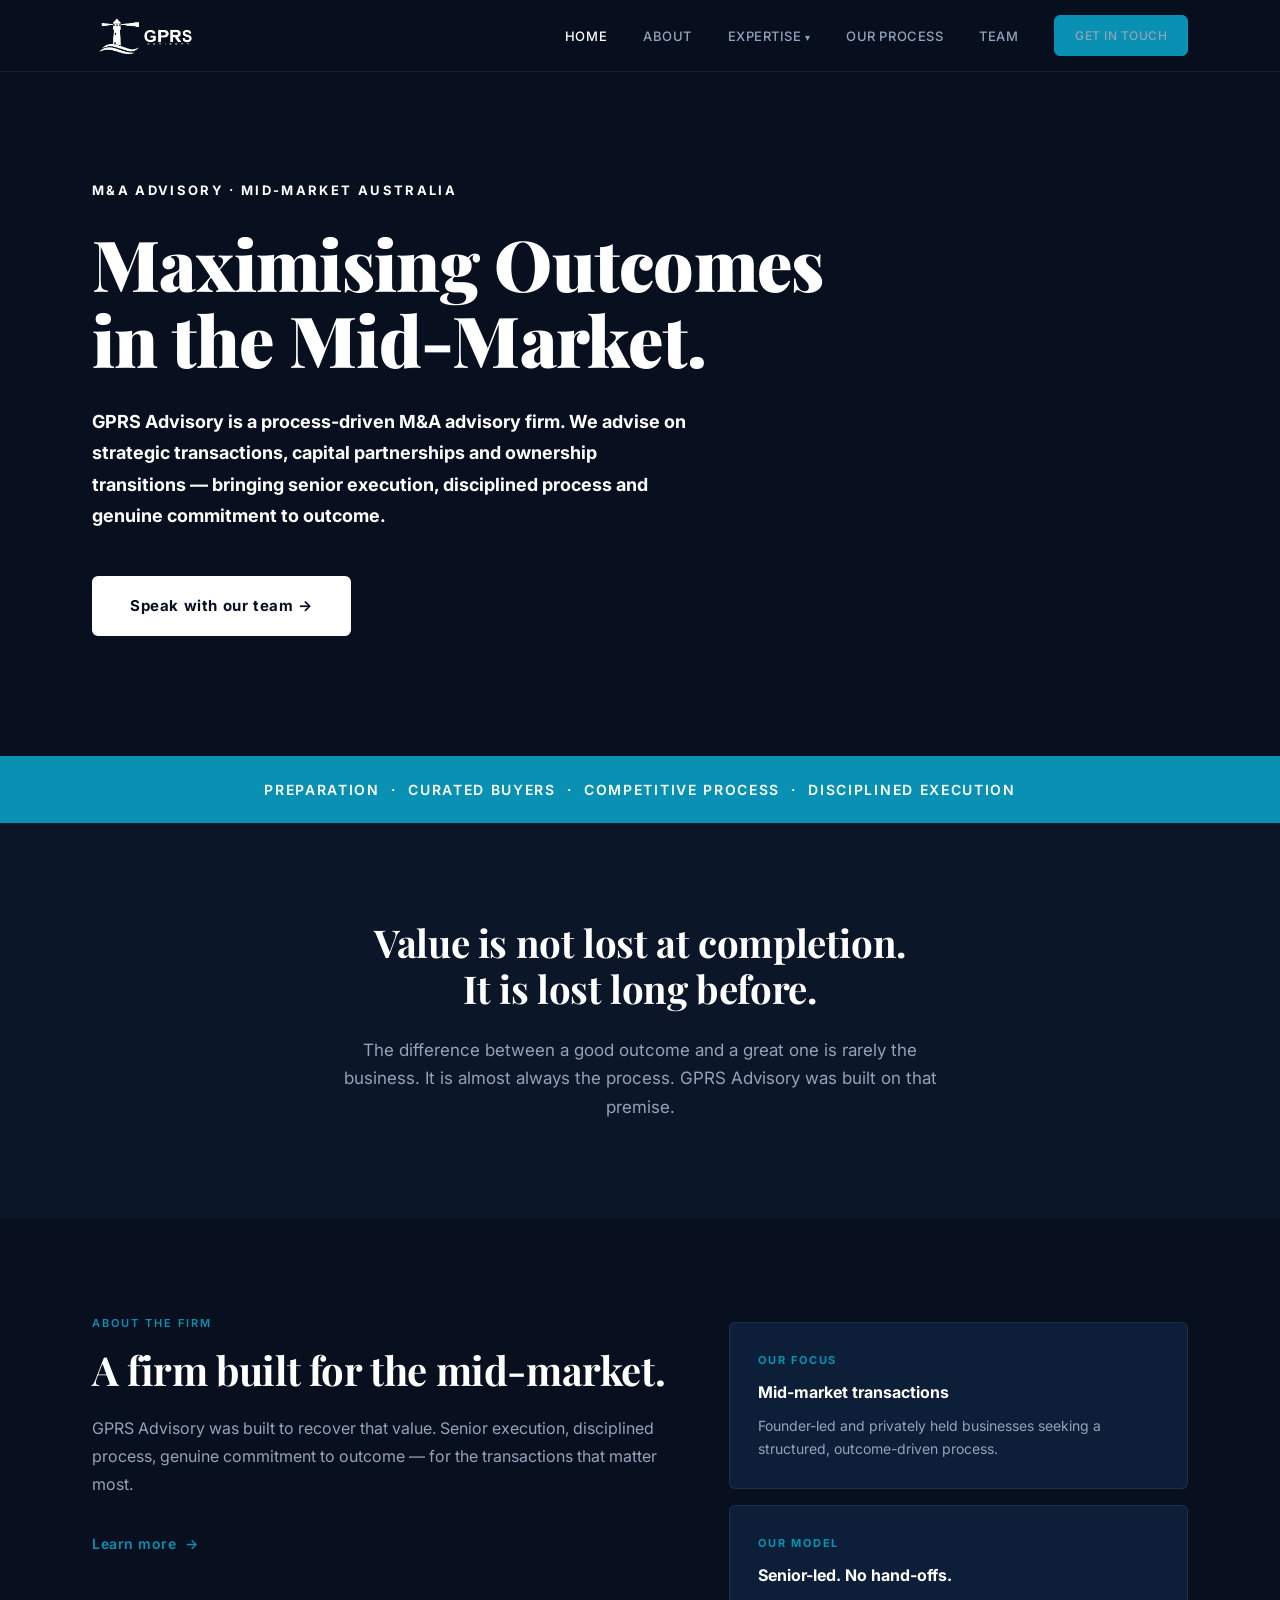
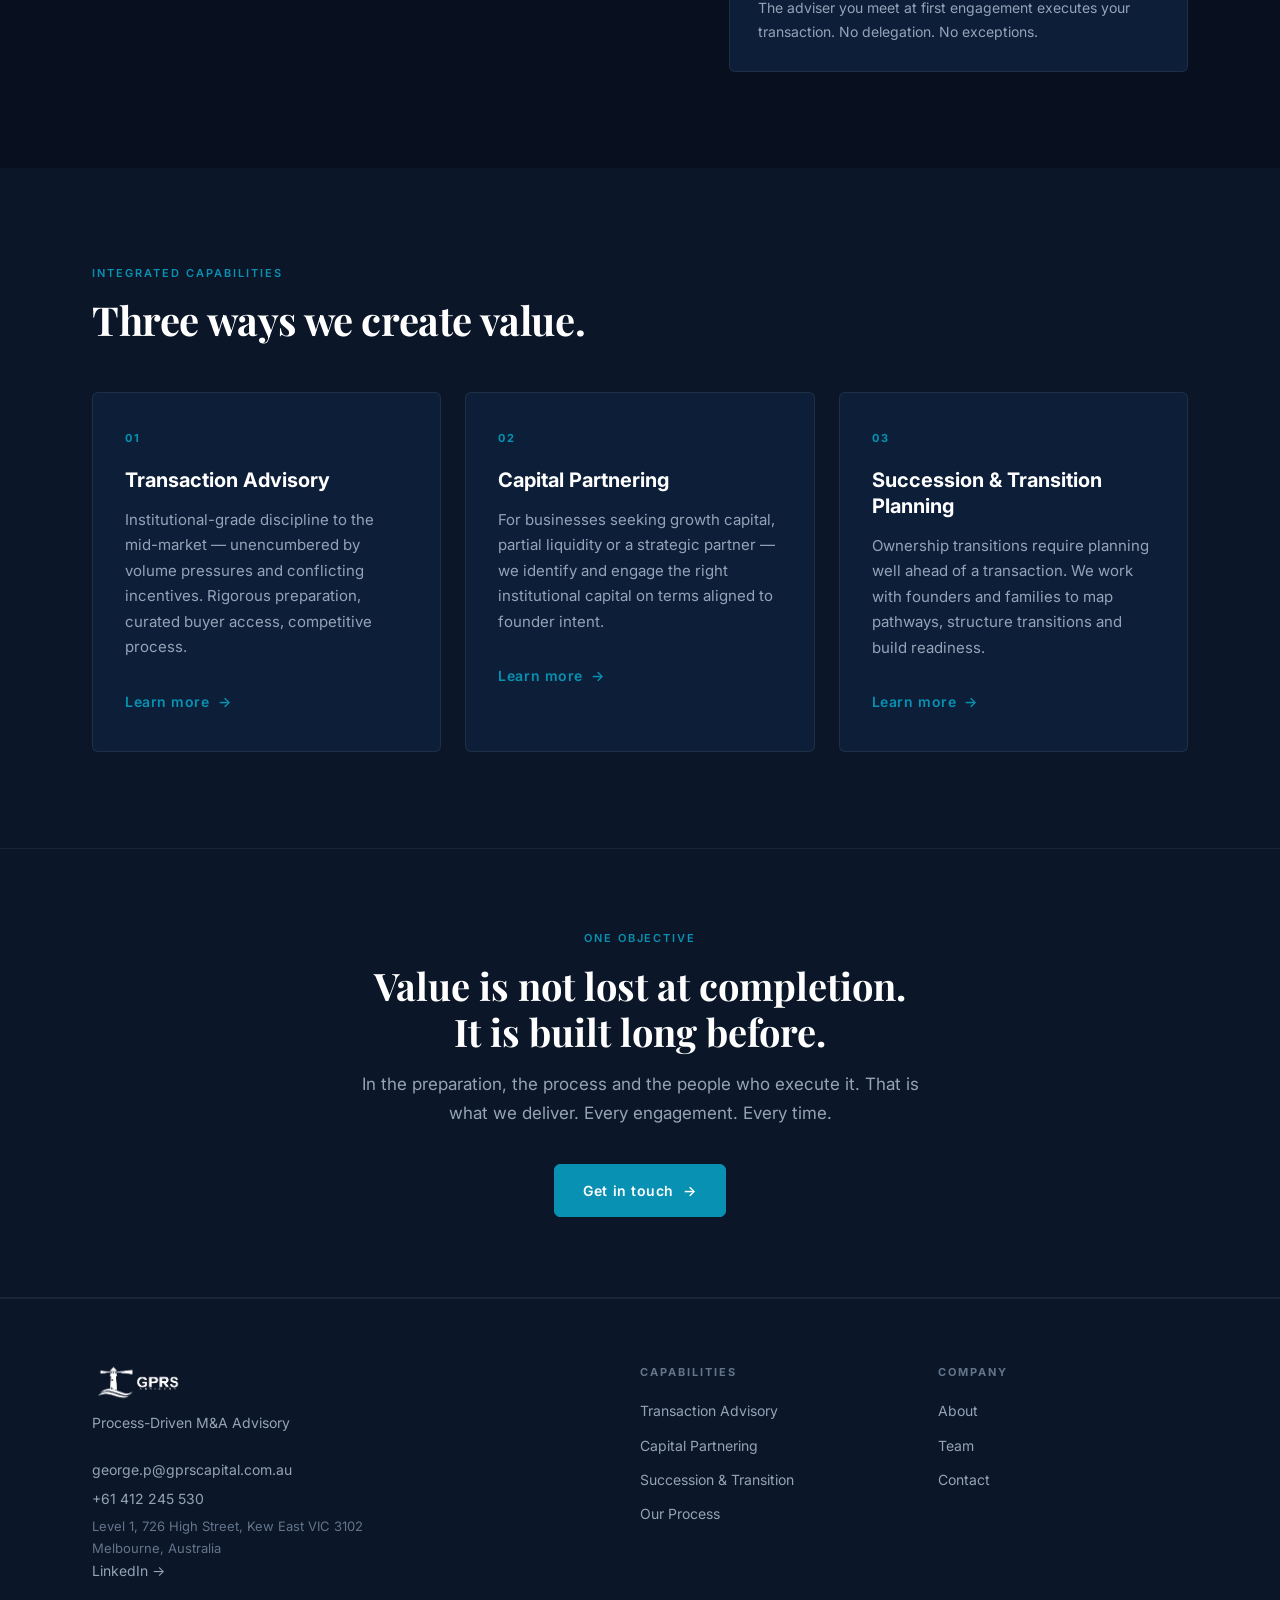
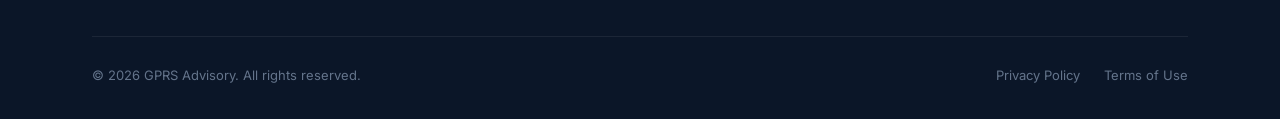
<file: index.html>
<!DOCTYPE html>
<html lang="en">
<head>
  <meta charset="UTF-8">
  <meta name="viewport" content="width=device-width, initial-scale=1.0">
  <title>Home — GPRS Advisory</title>
  <link rel="stylesheet" href="style.css">
  <link rel="preconnect" href="https://fonts.googleapis.com">
  <link rel="preconnect" href="https://fonts.gstatic.com" crossorigin>
  <link href="https://fonts.googleapis.com/css2?family=Playfair+Display:wght@700;900&family=Inter:wght@400;500;600;700&display=swap" rel="stylesheet">
</head>
<body>

<nav class="nav" id="nav">
  <div class="nav__inner">
    <a href="index.html" class="nav__logo-link"><img src="logo.png" alt="GPRS Advisory" style="height:44px;width:auto;display:block;"></a>
    <ul class="nav__links" id="navLinks">
      <li><a href="index.html" class="active">Home</a></li>
      <li><a href="about.html">About</a></li>
      <li class="nav__dropdown">
        <a href="expertise.html">Expertise</a>
        <ul class="nav__dropdown-menu">
          <li><a href="transaction-advisory.html">Transaction Advisory</a></li>
          <li><a href="capital-partnering.html">Capital Partnering</a></li>
          <li><a href="succession-planning.html">Succession &amp; Transition Planning</a></li>
        </ul>
      </li>
      <li><a href="our-process.html">Our Process</a></li>
      <li><a href="team.html">Team</a></li>
      <li><a href="contact.html" class="btn btn--primary" style="padding:10px 20px;font-size:12px;">Get in Touch</a></li>
    </ul>
    <div class="nav__toggle" onclick="document.getElementById('navLinks').classList.toggle('open')">
      <span></span><span></span><span></span>
    </div>
  </div>
</nav>


<main>

  <!-- HERO -->
  <section class="hero hero--photo" style="background-image: linear-gradient(rgba(8,15,30,0.70), rgba(8,15,30,0.70)), url('https://images.unsplash.com/photo-1486406146926-c627a92ad1ab?auto=format&fit=crop&w=1920&q=85');">
    <div class="container">
      <div class="hero__eyebrow">M&A Advisory · Mid-Market Australia</div>
      <h1 class="hero__headline">Maximising Outcomes<br>in the Mid-Market.</h1>
      <p class="hero__sub">GPRS Advisory is a process-driven M&A advisory firm. We advise on strategic transactions, capital partnerships and ownership transitions — bringing senior execution, disciplined process and genuine commitment to outcome.</p>
      <a href="contact.html" class="btn" style="background:#fff;color:#080f1e;border:2px solid #fff;font-weight:700;font-size:15px;padding:16px 36px;">Speak with our team →</a>
    </div>
  </section>

  <!-- TAGLINE BAND -->
  <div class="tagline-band">
    <p>Preparation &nbsp;·&nbsp; Curated Buyers &nbsp;·&nbsp; Competitive Process &nbsp;·&nbsp; Disciplined Execution</p>
  </div>

  <!-- CORE TRUTH STATEMENT -->
  <section class="statement section--alt">
    <div class="container">
      <div class="statement__quote">Value is not lost at completion.<br>It is lost long before.</div>
      <p class="statement__body">The difference between a good outcome and a great one is rarely the business. It is almost always the process. GPRS Advisory was built on that premise.</p>
    </div>
  </section>

  <!-- WHO WE ARE -->
  <section class="section">
    <div class="container">
      <div class="two-col two-col--narrow">
        <div>
          <div class="section-label">About the Firm</div>
          <h2 class="section-title">A firm built for the mid-market.</h2>
          <p style="font-size:16px;color:var(--text-secondary);line-height:1.75;margin-bottom:32px;">GPRS Advisory was built to recover that value. Senior execution, disciplined process, genuine commitment to outcome — for the transactions that matter most.</p>
          <a href="about.html" class="btn btn--link">Learn more</a>
        </div>
        <div style="display:grid;gap:16px;padding-top:8px;">
          <div style="padding:28px;border:1px solid var(--border);border-radius:6px;background:var(--bg-card);">
            <div style="font-size:11px;font-weight:700;letter-spacing:.16em;color:var(--accent);text-transform:uppercase;margin-bottom:10px;">Our focus</div>
            <div style="font-size:16px;font-weight:700;margin-bottom:8px;">Mid-market transactions</div>
            <div style="font-size:14px;color:var(--text-secondary);">Founder-led and privately held businesses seeking a structured, outcome-driven process.</div>
          </div>
          <div style="padding:28px;border:1px solid var(--border);border-radius:6px;background:var(--bg-card);">
            <div style="font-size:11px;font-weight:700;letter-spacing:.16em;color:var(--accent);text-transform:uppercase;margin-bottom:10px;">Our model</div>
            <div style="font-size:16px;font-weight:700;margin-bottom:8px;">Senior-led. No hand-offs.</div>
            <div style="font-size:14px;color:var(--text-secondary);">The adviser you meet at first engagement executes your transaction. No delegation. No exceptions.</div>
          </div>
        </div>
      </div>
    </div>
  </section>

  <!-- CAPABILITIES -->
  <section class="section section--alt">
    <div class="container">
      <div class="section-label">Integrated Capabilities</div>
      <h2 class="section-title">Three ways we create value.</h2>
      <div class="card-grid card-grid--3" style="margin-top:48px;">

        <div class="card">
          <div class="card__number">01</div>
          <h3 class="card__title">Transaction Advisory</h3>
          <p class="card__body">Institutional-grade discipline to the mid-market — unencumbered by volume pressures and conflicting incentives. Rigorous preparation, curated buyer access, competitive process.</p>
          <div class="card__footer"><a href="transaction-advisory.html" class="btn btn--link">Learn more</a></div>
        </div>

        <div class="card">
          <div class="card__number">02</div>
          <h3 class="card__title">Capital Partnering</h3>
          <p class="card__body">For businesses seeking growth capital, partial liquidity or a strategic partner — we identify and engage the right institutional capital on terms aligned to founder intent.</p>
          <div class="card__footer"><a href="capital-partnering.html" class="btn btn--link">Learn more</a></div>
        </div>

        <div class="card">
          <div class="card__number">03</div>
          <h3 class="card__title">Succession &amp; Transition Planning</h3>
          <p class="card__body">Ownership transitions require planning well ahead of a transaction. We work with founders and families to map pathways, structure transitions and build readiness.</p>
          <div class="card__footer"><a href="succession-planning.html" class="btn btn--link">Learn more</a></div>
        </div>

      </div>
    </div>
  </section>
  </div>

  <!-- CLOSING CTA -->
  <div class="cta-band" style="margin-top:0;">
    <div class="container">
      <div class="section-label text-center" style="margin-bottom:16px;">One Objective</div>
      <h2 class="cta-band__title">Value is not lost at completion.<br>It is built long before.</h2>
      <p class="cta-band__body">In the preparation, the process and the people who execute it. That is what we deliver. Every engagement. Every time.</p>
      <a href="contact.html" class="btn btn--primary">Get in touch &nbsp;→</a>
    </div>
  </div>

</main>


<footer class="footer">
  <div class="container">
    <div class="footer__grid">
      <div>
        <div class="footer__logo"><img src="logo.png" alt="GPRS Advisory" style="height:38px;width:auto;display:block;margin-bottom:10px;"></div>
        <div class="footer__tagline">Process-Driven M&A Advisory</div>
        <div class="footer__contact">
          <a href="mailto:george.p@gprscapital.com.au">george.p@gprscapital.com.au</a>
          <a href="tel:+61412245530">+61 412 245 530</a>
          <span style="font-size:13px;color:var(--text-muted);display:block;margin-top:4px;">Level 1, 726 High Street, Kew East VIC 3102<br>Melbourne, Australia</span>
          <a href="https://linkedin.com/in/george-polydoros" target="_blank">LinkedIn →</a>
        </div>
      </div>
      <div>
        <div class="footer__heading">Capabilities</div>
        <ul class="footer__links">
          <li><a href="transaction-advisory.html">Transaction Advisory</a></li>
          <li><a href="capital-partnering.html">Capital Partnering</a></li>
          <li><a href="succession-planning.html">Succession &amp; Transition</a></li>
          <li><a href="our-process.html">Our Process</a></li>
        </ul>
      </div>
      <div>
        <div class="footer__heading">Company</div>
        <ul class="footer__links">
          <li><a href="about.html">About</a></li>
          <li><a href="team.html">Team</a></li>
          <li><a href="contact.html">Contact</a></li>
        </ul>
      </div>
    </div>
    <div class="footer__base">
      <div class="footer__copy">© 2026 GPRS Advisory. All rights reserved.</div>
      <div class="footer__legal">
        <a href="#">Privacy Policy</a>
        <a href="#">Terms of Use</a>
      </div>
    </div>
  </div>
</footer>

</body>
</html>
</file>
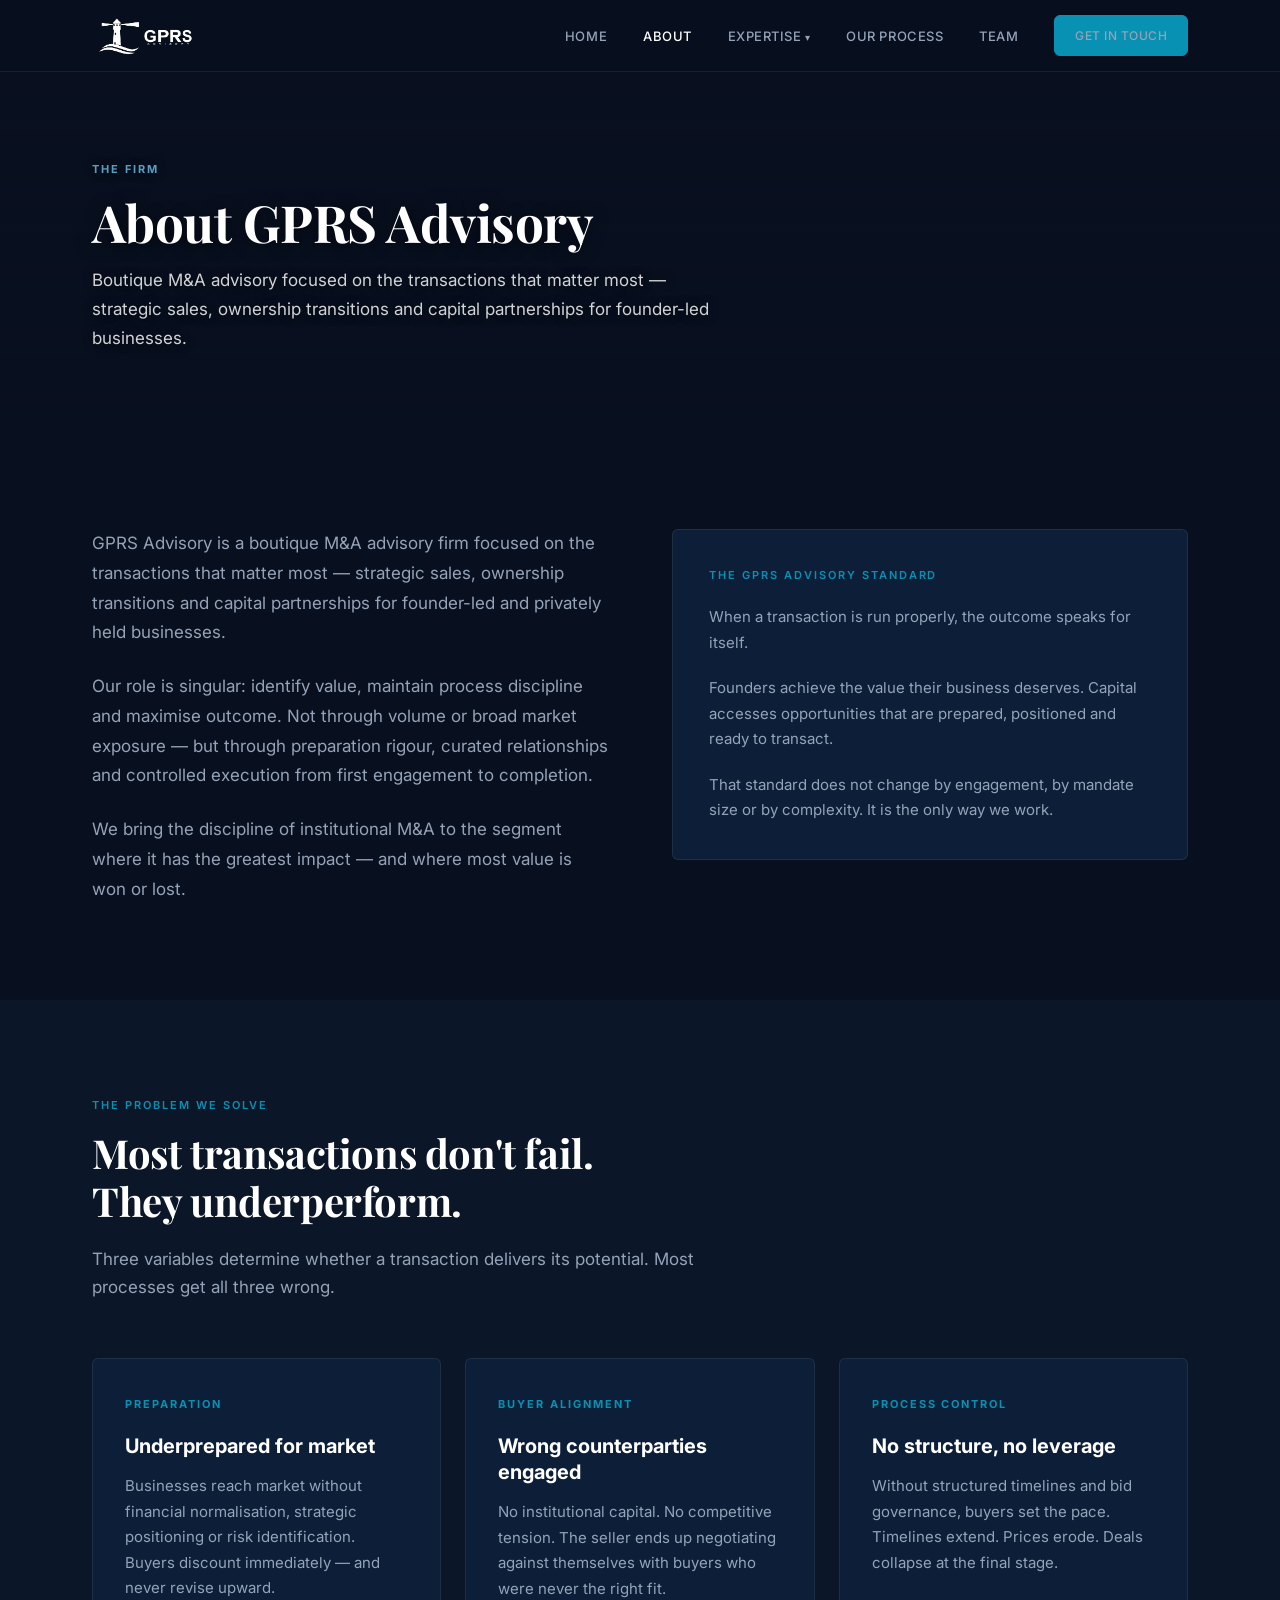
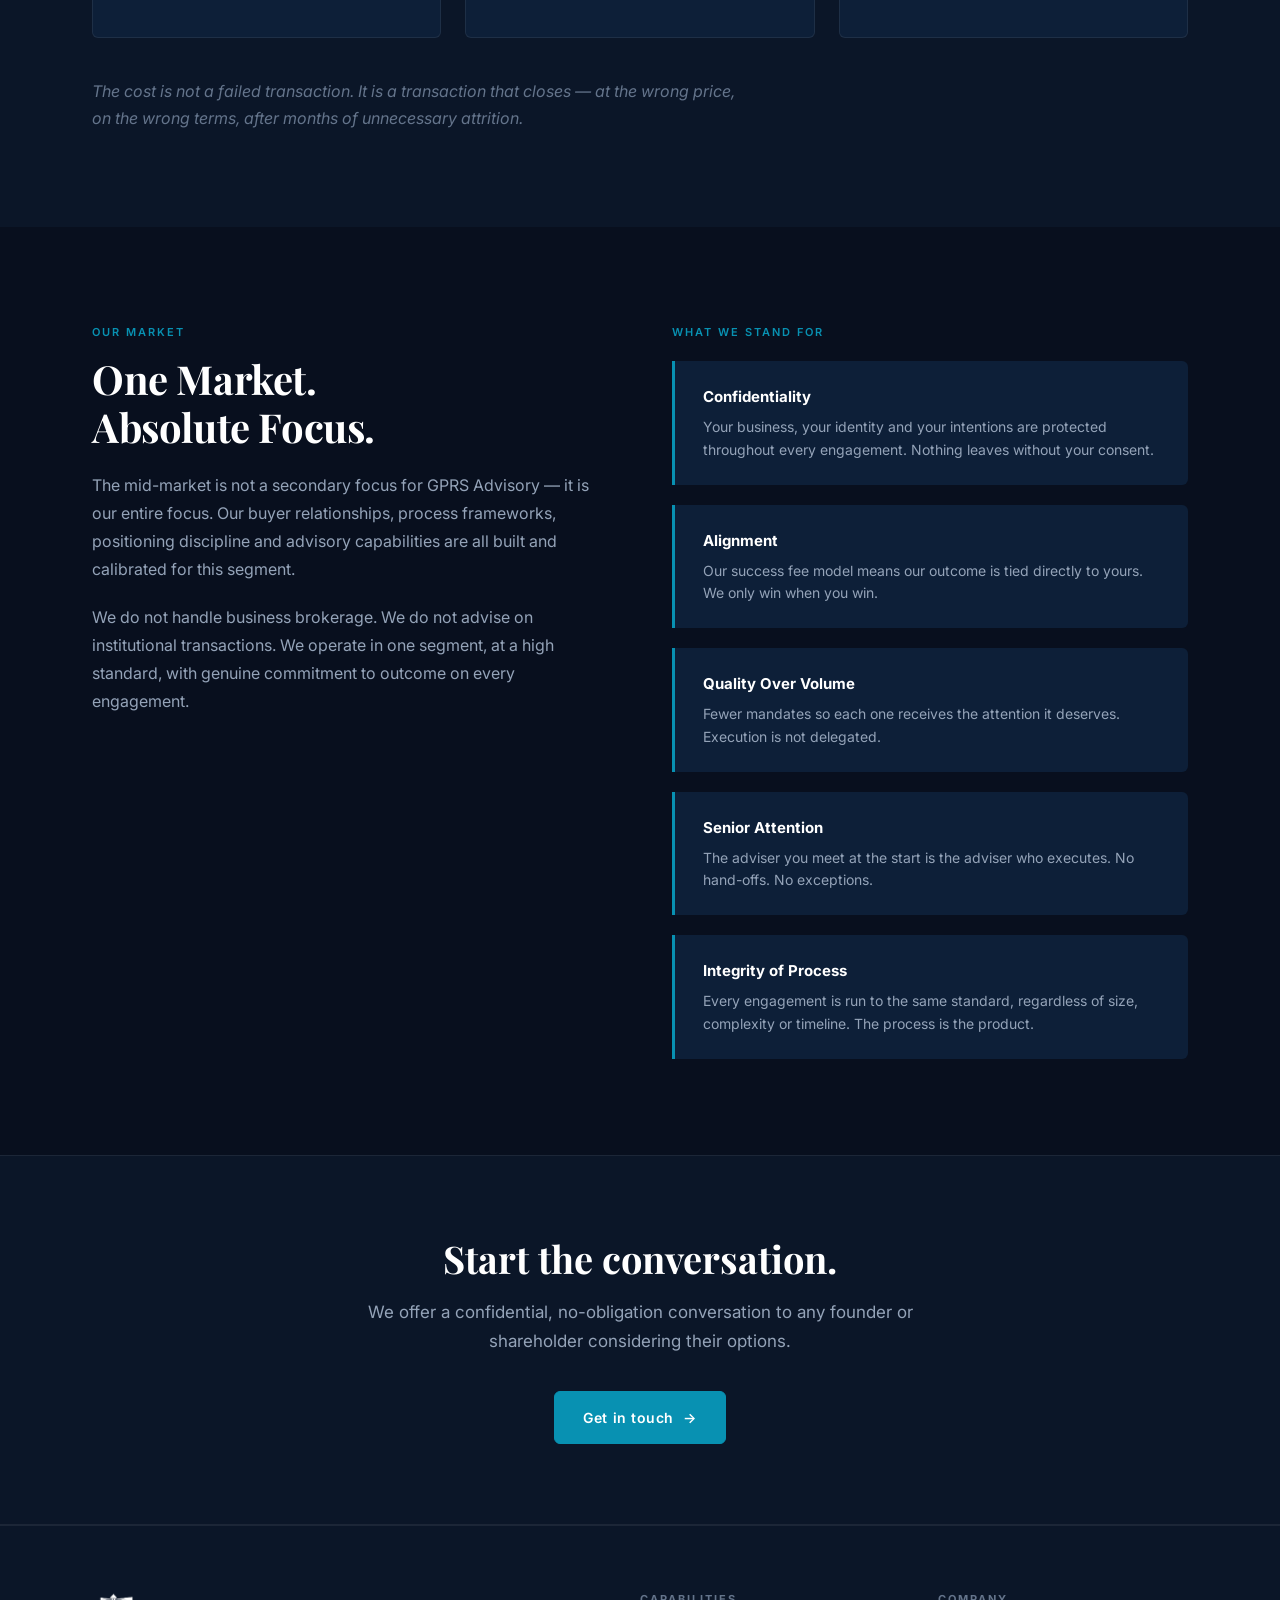
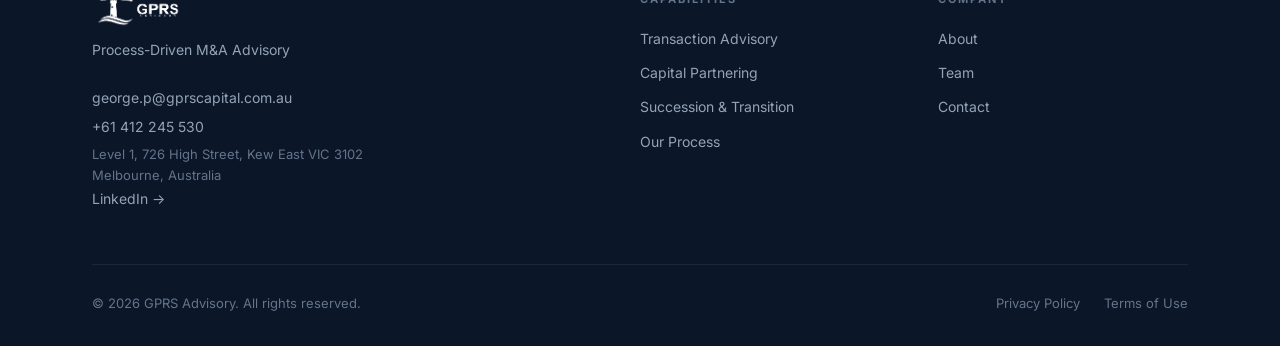
<file: about.html>
<!DOCTYPE html>
<html lang="en">
<head>
  <meta charset="UTF-8">
  <meta name="viewport" content="width=device-width, initial-scale=1.0">
  <title>About — GPRS Advisory</title>
  <link rel="stylesheet" href="style.css">
  <link rel="preconnect" href="https://fonts.googleapis.com">
  <link rel="preconnect" href="https://fonts.gstatic.com" crossorigin>
  <link href="https://fonts.googleapis.com/css2?family=Playfair+Display:wght@700;900&family=Inter:wght@400;500;600;700&display=swap" rel="stylesheet">
</head>
<body>

<nav class="nav" id="nav">
  <div class="nav__inner">
    <a href="index.html" class="nav__logo-link"><img src="logo.png" alt="GPRS Advisory" style="height:44px;width:auto;display:block;"></a>
    <ul class="nav__links" id="navLinks">
      <li><a href="index.html">Home</a></li>
      <li><a href="about.html" class="active">About</a></li>
      <li class="nav__dropdown">
        <a href="expertise.html">Expertise</a>
        <ul class="nav__dropdown-menu">
          <li><a href="transaction-advisory.html">Transaction Advisory</a></li>
          <li><a href="capital-partnering.html">Capital Partnering</a></li>
          <li><a href="succession-planning.html">Succession &amp; Transition Planning</a></li>
        </ul>
      </li>
      <li><a href="our-process.html">Our Process</a></li>
      <li><a href="team.html">Team</a></li>
      <li><a href="contact.html" class="btn btn--primary" style="padding:10px 20px;font-size:12px;">Get in Touch</a></li>
    </ul>
    <div class="nav__toggle" onclick="document.getElementById('navLinks').classList.toggle('open')">
      <span></span><span></span><span></span>
    </div>
  </div>
</nav>


<main>
  <div class="page-header page-header--photo" style="background-image:url('https://images.unsplash.com/photo-1515199232915-d74ea00e6149?auto=format&fit=crop&w=1920&q=85')">
    <div class="container">
      <div class="page-header__label" style="color:#5a9fc0;font-weight:700;">The Firm</div>
      <h1 class="page-header__title">About GPRS Advisory</h1>
      <p class="page-header__sub">Boutique M&A advisory focused on the transactions that matter most — strategic sales, ownership transitions and capital partnerships for founder-led businesses.</p>
    </div>
  </div>

  <!-- FIRM DESCRIPTION -->
  <section class="section">
    <div class="container">
      <div class="two-col">
        <div>
          <p style="font-size:17px;line-height:1.75;color:var(--text-secondary);margin-bottom:24px;">GPRS Advisory is a boutique M&A advisory firm focused on the transactions that matter most — strategic sales, ownership transitions and capital partnerships for founder-led and privately held businesses.</p>
          <p style="font-size:17px;line-height:1.75;color:var(--text-secondary);margin-bottom:24px;">Our role is singular: identify value, maintain process discipline and maximise outcome. Not through volume or broad market exposure — but through preparation rigour, curated relationships and controlled execution from first engagement to completion.</p>
          <p style="font-size:17px;line-height:1.75;color:var(--text-secondary);">We bring the discipline of institutional M&A to the segment where it has the greatest impact — and where most value is won or lost.</p>
        </div>
        <div>
          <div style="padding:36px;background:var(--bg-card);border:1px solid var(--border);border-radius:6px;">
            <div class="section-label" style="margin-bottom:20px;">The GPRS Advisory Standard</div>
            <p style="font-size:15px;color:var(--text-secondary);line-height:1.7;margin-bottom:20px;">When a transaction is run properly, the outcome speaks for itself.</p>
            <p style="font-size:15px;color:var(--text-secondary);line-height:1.7;margin-bottom:20px;">Founders achieve the value their business deserves. Capital accesses opportunities that are prepared, positioned and ready to transact.</p>
            <p style="font-size:15px;color:var(--text-secondary);line-height:1.7;">That standard does not change by engagement, by mandate size or by complexity. It is the only way we work.</p>
          </div>
        </div>
      </div>
    </div>
  </section>

  <!-- THE PROBLEM WE SOLVE -->
  <section class="section section--alt">
    <div class="container">
      <div class="section-label">The Problem We Solve</div>
      <h2 class="section-title">Most transactions don't fail.<br>They underperform.</h2>
      <p class="section-sub">Three variables determine whether a transaction delivers its potential. Most processes get all three wrong.</p>
      <div class="card-grid card-grid--3">
        <div class="card">
          <div class="card__number">Preparation</div>
          <h3 class="card__title">Underprepared for market</h3>
          <p class="card__body">Businesses reach market without financial normalisation, strategic positioning or risk identification. Buyers discount immediately — and never revise upward.</p>
        </div>
        <div class="card">
          <div class="card__number">Buyer Alignment</div>
          <h3 class="card__title">Wrong counterparties engaged</h3>
          <p class="card__body">No institutional capital. No competitive tension. The seller ends up negotiating against themselves with buyers who were never the right fit.</p>
        </div>
        <div class="card">
          <div class="card__number">Process Control</div>
          <h3 class="card__title">No structure, no leverage</h3>
          <p class="card__body">Without structured timelines and bid governance, buyers set the pace. Timelines extend. Prices erode. Deals collapse at the final stage.</p>
        </div>
      </div>
      <p style="margin-top:40px;font-size:16px;color:var(--text-muted);font-style:italic;max-width:660px;">The cost is not a failed transaction. It is a transaction that closes — at the wrong price, on the wrong terms, after months of unnecessary attrition.</p>
    </div>
  </section>

  <!-- WHY MID-MARKET -->
  <section class="section">
    <div class="container">
      <div class="two-col">
        <div>
          <div class="section-label">Our Market</div>
          <h2 class="section-title">One Market.<br>Absolute Focus.</h2>
          <p style="font-size:16px;color:var(--text-secondary);line-height:1.75;">The mid-market is not a secondary focus for GPRS Advisory — it is our entire focus. Our buyer relationships, process frameworks, positioning discipline and advisory capabilities are all built and calibrated for this segment.</p>
          <p style="font-size:16px;color:var(--text-secondary);line-height:1.75;margin-top:20px;">We do not handle business brokerage. We do not advise on institutional transactions. We operate in one segment, at a high standard, with genuine commitment to outcome on every engagement.</p>
        </div>
        <div>
          <div class="section-label" style="margin-bottom:20px;">What We Stand For</div>
          <div class="values-list">
            <div class="value-item">
              <div class="value-item__title">Confidentiality</div>
              <div class="value-item__body">Your business, your identity and your intentions are protected throughout every engagement. Nothing leaves without your consent.</div>
            </div>
            <div class="value-item">
              <div class="value-item__title">Alignment</div>
              <div class="value-item__body">Our success fee model means our outcome is tied directly to yours. We only win when you win.</div>
            </div>
            <div class="value-item">
              <div class="value-item__title">Quality Over Volume</div>
              <div class="value-item__body">Fewer mandates so each one receives the attention it deserves. Execution is not delegated.</div>
            </div>
            <div class="value-item">
              <div class="value-item__title">Senior Attention</div>
              <div class="value-item__body">The adviser you meet at the start is the adviser who executes. No hand-offs. No exceptions.</div>
            </div>
            <div class="value-item">
              <div class="value-item__title">Integrity of Process</div>
              <div class="value-item__body">Every engagement is run to the same standard, regardless of size, complexity or timeline. The process is the product.</div>
            </div>
          </div>
        </div>
      </div>
    </div>
  </section>

  <div class="cta-band">
    <div class="container">
      <h2 class="cta-band__title">Start the conversation.</h2>
      <p class="cta-band__body">We offer a confidential, no-obligation conversation to any founder or shareholder considering their options.</p>
      <a href="contact.html" class="btn btn--primary">Get in touch &nbsp;→</a>
    </div>
  </div>
</main>


<footer class="footer">
  <div class="container">
    <div class="footer__grid">
      <div>
        <div class="footer__logo"><img src="logo.png" alt="GPRS Advisory" style="height:38px;width:auto;display:block;margin-bottom:10px;"></div>
        <div class="footer__tagline">Process-Driven M&A Advisory</div>
        <div class="footer__contact">
          <a href="mailto:george.p@gprscapital.com.au">george.p@gprscapital.com.au</a>
          <a href="tel:+61412245530">+61 412 245 530</a>
          <span style="font-size:13px;color:var(--text-muted);display:block;margin-top:4px;">Level 1, 726 High Street, Kew East VIC 3102<br>Melbourne, Australia</span>
          <a href="https://linkedin.com/in/george-polydoros" target="_blank">LinkedIn →</a>
        </div>
      </div>
      <div>
        <div class="footer__heading">Capabilities</div>
        <ul class="footer__links">
          <li><a href="transaction-advisory.html">Transaction Advisory</a></li>
          <li><a href="capital-partnering.html">Capital Partnering</a></li>
          <li><a href="succession-planning.html">Succession &amp; Transition</a></li>
          <li><a href="our-process.html">Our Process</a></li>
        </ul>
      </div>
      <div>
        <div class="footer__heading">Company</div>
        <ul class="footer__links">
          <li><a href="about.html">About</a></li>
          <li><a href="team.html">Team</a></li>
          <li><a href="contact.html">Contact</a></li>
        </ul>
      </div>
    </div>
    <div class="footer__base">
      <div class="footer__copy">© 2026 GPRS Advisory. All rights reserved.</div>
      <div class="footer__legal">
        <a href="#">Privacy Policy</a>
        <a href="#">Terms of Use</a>
      </div>
    </div>
  </div>
</footer>

</body>
</html>
</file>
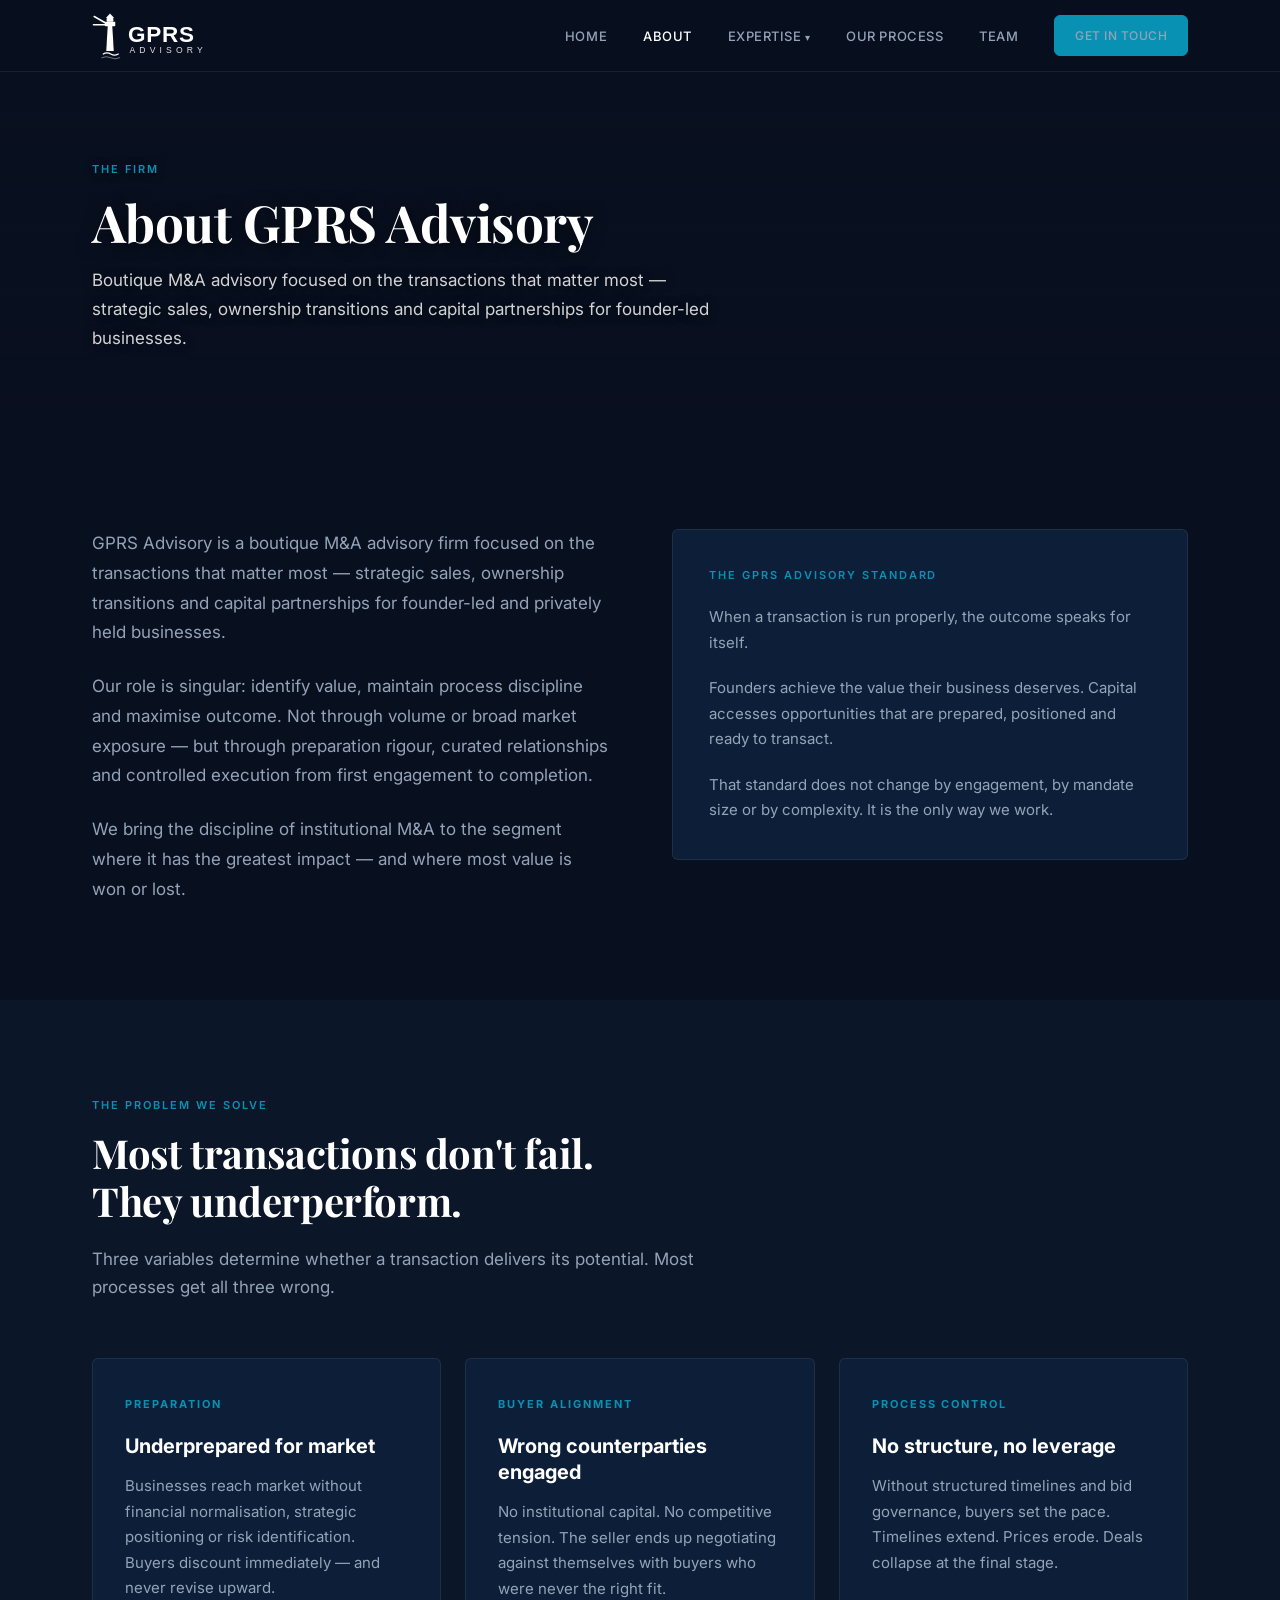
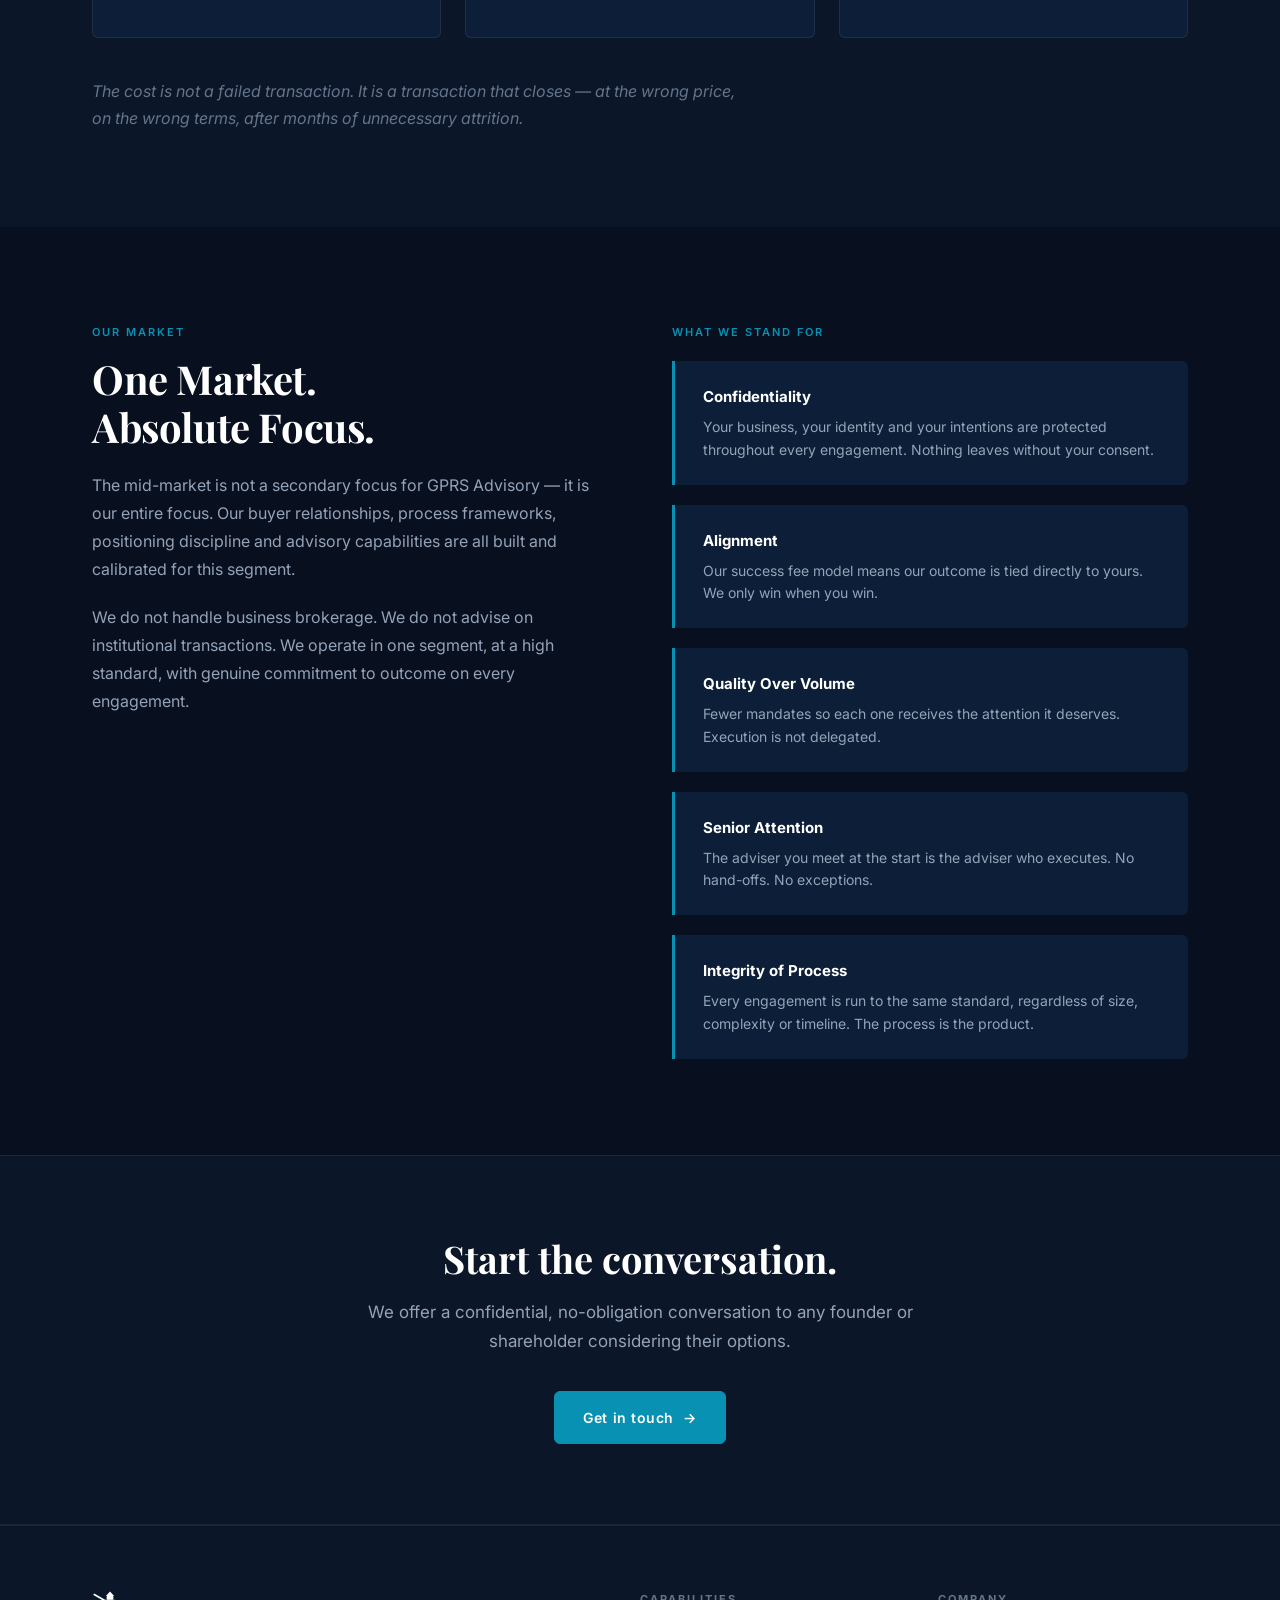
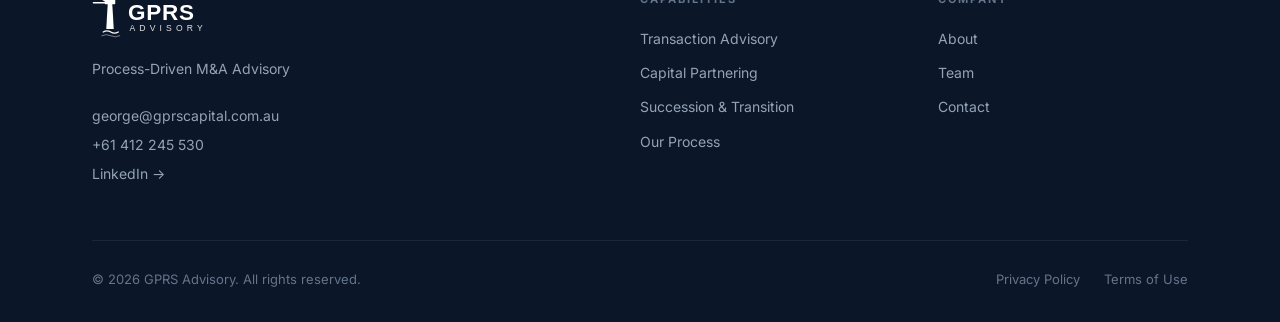
<file: ABOUT~1.HTM>
<!DOCTYPE html>
<html lang="en">
<head>
  <meta charset="UTF-8">
  <meta name="viewport" content="width=device-width, initial-scale=1.0">
  <title>About — GPRS Advisory</title>
  <link rel="stylesheet" href="style.css">
  <link rel="preconnect" href="https://fonts.googleapis.com">
  <link rel="preconnect" href="https://fonts.gstatic.com" crossorigin>
  <link href="https://fonts.googleapis.com/css2?family=Playfair+Display:wght@700;900&family=Inter:wght@400;500;600;700&display=swap" rel="stylesheet">
</head>
<body>

<nav class="nav" id="nav">
  <div class="nav__inner">
    <a href="index.html" class="nav__logo-link"><svg xmlns="http://www.w3.org/2000/svg" viewBox="0 0 260 64" width="195" height="48" role="img" aria-label="GPRS Advisory">
  <!-- Lighthouse base/body (tapers slightly toward top) -->
  <polygon points="19,52 21,18 27,18 29,52" fill="white"/>
  <!-- Lighthouse gallery/cap -->
  <rect x="17" y="13" width="14" height="6" rx="1" fill="white"/>
  <!-- Lantern room (small box on top) -->
  <rect x="19.5" y="8" width="9" height="5" rx="1" fill="white"/>
  <!-- Roof spire -->
  <polygon points="24,2 18.5,8 29.5,8" fill="white"/>
  <!-- Light beam 1 (upper) -->
  <line x1="17" y1="14" x2="3" y2="6"  stroke="white" stroke-width="2.2" stroke-linecap="round"/>
  <!-- Light beam 2 (middle) -->
  <line x1="17" y1="17" x2="2" y2="17" stroke="white" stroke-width="2.2" stroke-linecap="round"/>
  <!-- Wave 1 -->
  <path d="M15,56 Q20,53 25,56 Q30,59 35,56" stroke="white" stroke-width="1.8" fill="none" stroke-linecap="round"/>
  <!-- Wave 2 (fainter) -->
  <path d="M13,61 Q19,58 25,61 Q31,64 37,61" stroke="rgba(255,255,255,0.45)" stroke-width="1.3" fill="none" stroke-linecap="round"/>
  <!-- GPRS — heavy black sans-serif matching the logo -->
  <text x="48" y="40"
        font-family="'Arial Black','Impact','Franklin Gothic Heavy',sans-serif"
        font-weight="900"
        font-size="30"
        fill="white"
        letter-spacing="1">GPRS</text>
  <!-- ADVISORY — light tracked uppercase -->
  <text x="50" y="55"
        font-family="'Arial','Helvetica Neue',sans-serif"
        font-weight="400"
        font-size="11.5"
        fill="rgba(255,255,255,0.88)"
        letter-spacing="5.5">ADVISORY</text>
</svg></a>
    <ul class="nav__links" id="navLinks">
      <li><a href="index.html">Home</a></li>
      <li><a href="about.html" class="active">About</a></li>
      <li class="nav__dropdown">
        <a href="expertise.html">Expertise</a>
        <ul class="nav__dropdown-menu">
          <li><a href="transaction-advisory.html">Transaction Advisory</a></li>
          <li><a href="capital-partnering.html">Capital Partnering</a></li>
          <li><a href="succession-planning.html">Succession &amp; Transition Planning</a></li>
        </ul>
      </li>
      <li><a href="our-process.html">Our Process</a></li>
      <li><a href="team.html">Team</a></li>
      <li><a href="contact.html" class="btn btn--primary" style="padding:10px 20px;font-size:12px;">Get in Touch</a></li>
    </ul>
    <div class="nav__toggle" onclick="document.getElementById('navLinks').classList.toggle('open')">
      <span></span><span></span><span></span>
    </div>
  </div>
</nav>


<main>
  <div class="page-header page-header--photo" style="background-image:url('https://images.unsplash.com/photo-1497366811872-061923f36de7?auto=format&fit=crop&w=1920&q=85')">
    <div class="container">
      <div class="page-header__label">The Firm</div>
      <h1 class="page-header__title">About GPRS Advisory</h1>
      <p class="page-header__sub">Boutique M&A advisory focused on the transactions that matter most — strategic sales, ownership transitions and capital partnerships for founder-led businesses.</p>
    </div>
  </div>

  <!-- FIRM DESCRIPTION -->
  <section class="section">
    <div class="container">
      <div class="two-col">
        <div>
          <p style="font-size:17px;line-height:1.75;color:var(--text-secondary);margin-bottom:24px;">GPRS Advisory is a boutique M&A advisory firm focused on the transactions that matter most — strategic sales, ownership transitions and capital partnerships for founder-led and privately held businesses.</p>
          <p style="font-size:17px;line-height:1.75;color:var(--text-secondary);margin-bottom:24px;">Our role is singular: identify value, maintain process discipline and maximise outcome. Not through volume or broad market exposure — but through preparation rigour, curated relationships and controlled execution from first engagement to completion.</p>
          <p style="font-size:17px;line-height:1.75;color:var(--text-secondary);">We bring the discipline of institutional M&A to the segment where it has the greatest impact — and where most value is won or lost.</p>
        </div>
        <div>
          <div style="padding:36px;background:var(--bg-card);border:1px solid var(--border);border-radius:6px;">
            <div class="section-label" style="margin-bottom:20px;">The GPRS Advisory Standard</div>
            <p style="font-size:15px;color:var(--text-secondary);line-height:1.7;margin-bottom:20px;">When a transaction is run properly, the outcome speaks for itself.</p>
            <p style="font-size:15px;color:var(--text-secondary);line-height:1.7;margin-bottom:20px;">Founders achieve the value their business deserves. Capital accesses opportunities that are prepared, positioned and ready to transact.</p>
            <p style="font-size:15px;color:var(--text-secondary);line-height:1.7;">That standard does not change by engagement, by mandate size or by complexity. It is the only way we work.</p>
          </div>
        </div>
      </div>
    </div>
  </section>

  <!-- THE PROBLEM WE SOLVE -->
  <section class="section section--alt">
    <div class="container">
      <div class="section-label">The Problem We Solve</div>
      <h2 class="section-title">Most transactions don't fail.<br>They underperform.</h2>
      <p class="section-sub">Three variables determine whether a transaction delivers its potential. Most processes get all three wrong.</p>
      <div class="card-grid card-grid--3">
        <div class="card">
          <div class="card__number">Preparation</div>
          <h3 class="card__title">Underprepared for market</h3>
          <p class="card__body">Businesses reach market without financial normalisation, strategic positioning or risk identification. Buyers discount immediately — and never revise upward.</p>
        </div>
        <div class="card">
          <div class="card__number">Buyer Alignment</div>
          <h3 class="card__title">Wrong counterparties engaged</h3>
          <p class="card__body">No institutional capital. No competitive tension. The seller ends up negotiating against themselves with buyers who were never the right fit.</p>
        </div>
        <div class="card">
          <div class="card__number">Process Control</div>
          <h3 class="card__title">No structure, no leverage</h3>
          <p class="card__body">Without structured timelines and bid governance, buyers set the pace. Timelines extend. Prices erode. Deals collapse at the final stage.</p>
        </div>
      </div>
      <p style="margin-top:40px;font-size:16px;color:var(--text-muted);font-style:italic;max-width:660px;">The cost is not a failed transaction. It is a transaction that closes — at the wrong price, on the wrong terms, after months of unnecessary attrition.</p>
    </div>
  </section>

  <!-- WHY MID-MARKET -->
  <section class="section">
    <div class="container">
      <div class="two-col">
        <div>
          <div class="section-label">Our Market</div>
          <h2 class="section-title">One Market.<br>Absolute Focus.</h2>
          <p style="font-size:16px;color:var(--text-secondary);line-height:1.75;">The mid-market is not a secondary focus for GPRS Advisory — it is our entire focus. Our buyer relationships, process frameworks, positioning discipline and advisory capabilities are all built and calibrated for this segment.</p>
          <p style="font-size:16px;color:var(--text-secondary);line-height:1.75;margin-top:20px;">We do not handle business brokerage. We do not advise on institutional transactions. We operate in one segment, at a high standard, with genuine commitment to outcome on every engagement.</p>
        </div>
        <div>
          <div class="section-label" style="margin-bottom:20px;">What We Stand For</div>
          <div class="values-list">
            <div class="value-item">
              <div class="value-item__title">Confidentiality</div>
              <div class="value-item__body">Your business, your identity and your intentions are protected throughout every engagement. Nothing leaves without your consent.</div>
            </div>
            <div class="value-item">
              <div class="value-item__title">Alignment</div>
              <div class="value-item__body">Our success fee model means our outcome is tied directly to yours. We only win when you win.</div>
            </div>
            <div class="value-item">
              <div class="value-item__title">Quality Over Volume</div>
              <div class="value-item__body">Fewer mandates so each one receives the attention it deserves. Execution is not delegated.</div>
            </div>
            <div class="value-item">
              <div class="value-item__title">Senior Attention</div>
              <div class="value-item__body">The adviser you meet at the start is the adviser who executes. No hand-offs. No exceptions.</div>
            </div>
            <div class="value-item">
              <div class="value-item__title">Integrity of Process</div>
              <div class="value-item__body">Every engagement is run to the same standard, regardless of size, complexity or timeline. The process is the product.</div>
            </div>
          </div>
        </div>
      </div>
    </div>
  </section>

  <div class="cta-band">
    <div class="container">
      <h2 class="cta-band__title">Start the conversation.</h2>
      <p class="cta-band__body">We offer a confidential, no-obligation conversation to any founder or shareholder considering their options.</p>
      <a href="contact.html" class="btn btn--primary">Get in touch &nbsp;→</a>
    </div>
  </div>
</main>


<footer class="footer">
  <div class="container">
    <div class="footer__grid">
      <div>
        <div class="footer__logo"><svg xmlns="http://www.w3.org/2000/svg" viewBox="0 0 260 64" width="195" height="48" role="img" aria-label="GPRS Advisory">
  <!-- Lighthouse base/body (tapers slightly toward top) -->
  <polygon points="19,52 21,18 27,18 29,52" fill="white"/>
  <!-- Lighthouse gallery/cap -->
  <rect x="17" y="13" width="14" height="6" rx="1" fill="white"/>
  <!-- Lantern room (small box on top) -->
  <rect x="19.5" y="8" width="9" height="5" rx="1" fill="white"/>
  <!-- Roof spire -->
  <polygon points="24,2 18.5,8 29.5,8" fill="white"/>
  <!-- Light beam 1 (upper) -->
  <line x1="17" y1="14" x2="3" y2="6"  stroke="white" stroke-width="2.2" stroke-linecap="round"/>
  <!-- Light beam 2 (middle) -->
  <line x1="17" y1="17" x2="2" y2="17" stroke="white" stroke-width="2.2" stroke-linecap="round"/>
  <!-- Wave 1 -->
  <path d="M15,56 Q20,53 25,56 Q30,59 35,56" stroke="white" stroke-width="1.8" fill="none" stroke-linecap="round"/>
  <!-- Wave 2 (fainter) -->
  <path d="M13,61 Q19,58 25,61 Q31,64 37,61" stroke="rgba(255,255,255,0.45)" stroke-width="1.3" fill="none" stroke-linecap="round"/>
  <!-- GPRS — heavy black sans-serif matching the logo -->
  <text x="48" y="40"
        font-family="'Arial Black','Impact','Franklin Gothic Heavy',sans-serif"
        font-weight="900"
        font-size="30"
        fill="white"
        letter-spacing="1">GPRS</text>
  <!-- ADVISORY — light tracked uppercase -->
  <text x="50" y="55"
        font-family="'Arial','Helvetica Neue',sans-serif"
        font-weight="400"
        font-size="11.5"
        fill="rgba(255,255,255,0.88)"
        letter-spacing="5.5">ADVISORY</text>
</svg></div>
        <div class="footer__tagline">Process-Driven M&A Advisory</div>
        <div class="footer__contact">
          <a href="mailto:<!-- EDIT:email -->george@gprscapital.com.au<!-- /EDIT -->"><!-- EDIT:email -->george@gprscapital.com.au<!-- /EDIT --></a>
          <a href="tel:<!-- EDIT:phone -->+61412245530<!-- /EDIT -->"><!-- EDIT:phone -->+61 412 245 530<!-- /EDIT --></a>
          <a href="<!-- EDIT:linkedin-url -->https://linkedin.com/in/george-polydoros<!-- /EDIT -->" target="_blank">LinkedIn →</a>
        </div>
      </div>
      <div>
        <div class="footer__heading">Capabilities</div>
        <ul class="footer__links">
          <li><a href="transaction-advisory.html">Transaction Advisory</a></li>
          <li><a href="capital-partnering.html">Capital Partnering</a></li>
          <li><a href="succession-planning.html">Succession &amp; Transition</a></li>
          <li><a href="our-process.html">Our Process</a></li>
        </ul>
      </div>
      <div>
        <div class="footer__heading">Company</div>
        <ul class="footer__links">
          <li><a href="about.html">About</a></li>
          <li><a href="team.html">Team</a></li>
          <li><a href="contact.html">Contact</a></li>
        </ul>
      </div>
    </div>
    <div class="footer__base">
      <div class="footer__copy">© 2026 GPRS Advisory. All rights reserved.</div>
      <div class="footer__legal">
        <a href="#">Privacy Policy</a>
        <a href="#">Terms of Use</a>
      </div>
    </div>
  </div>
</footer>

</body>
</html>
</file>
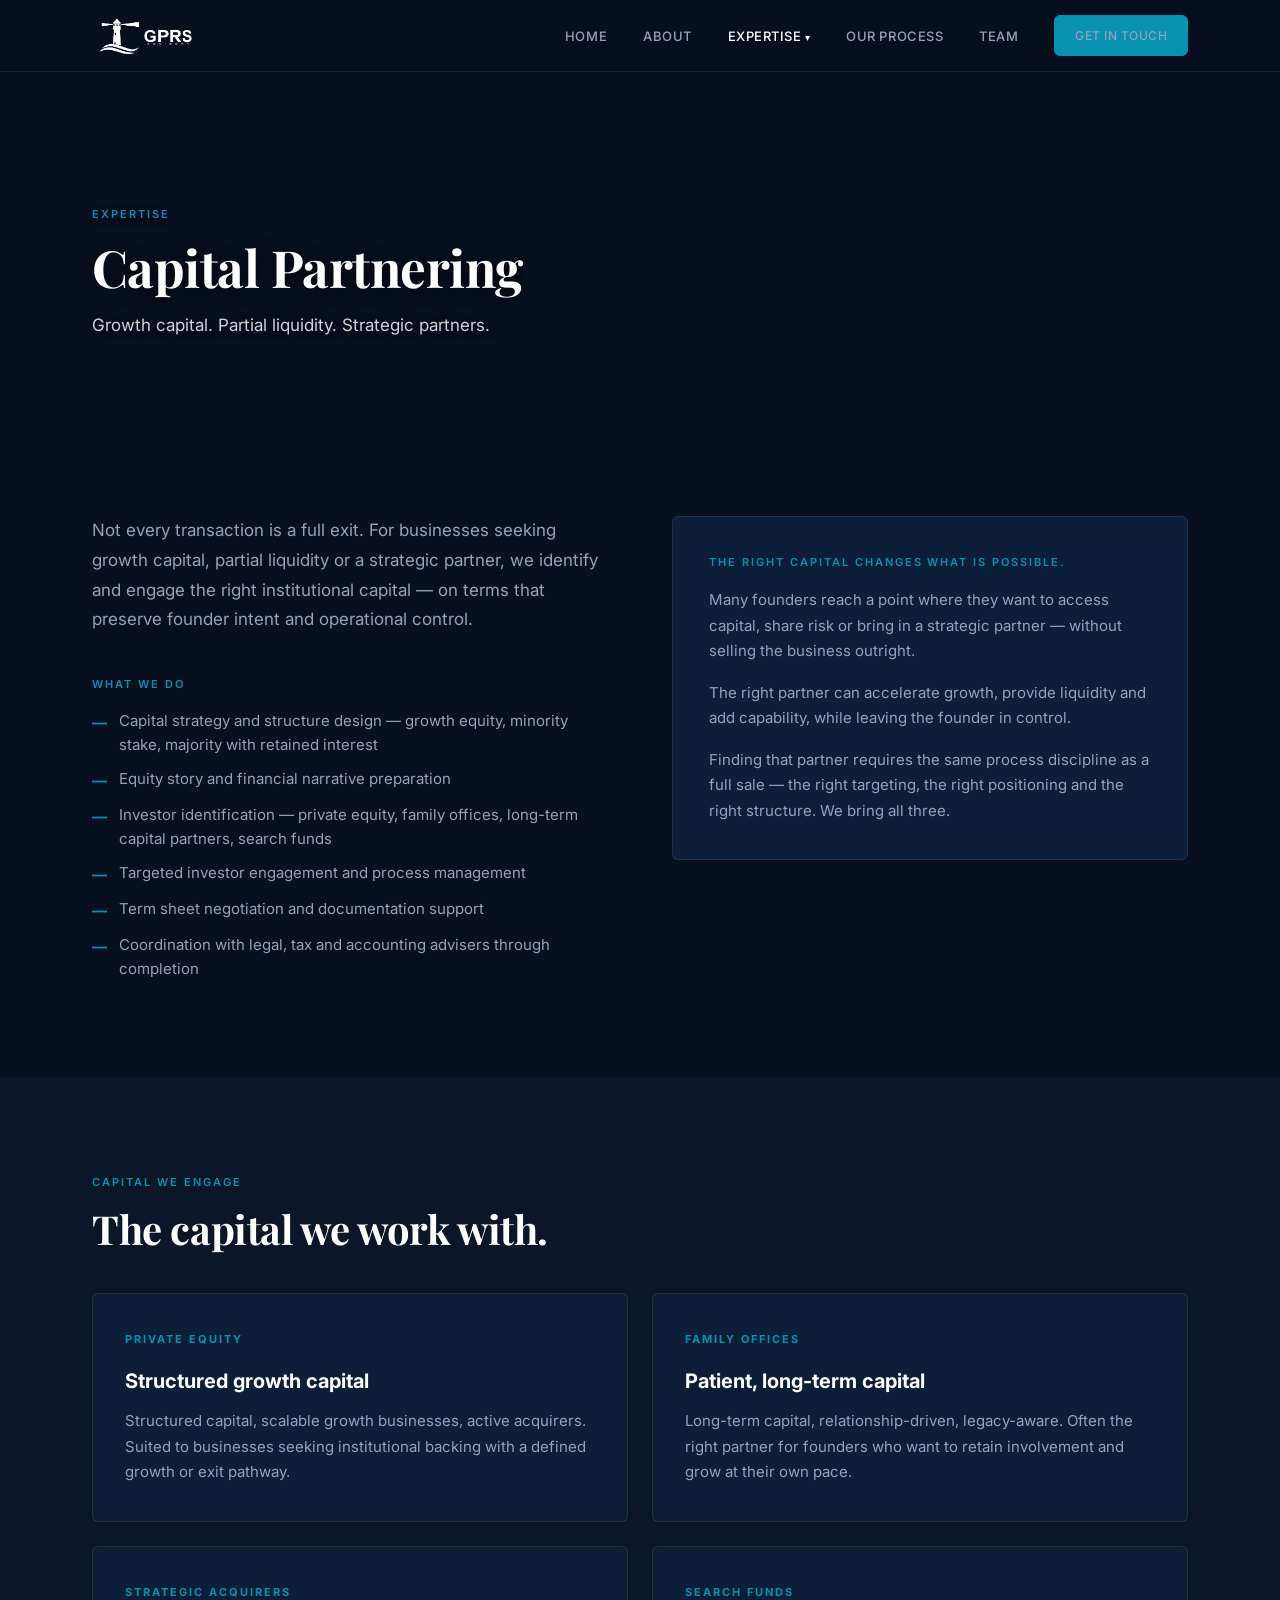
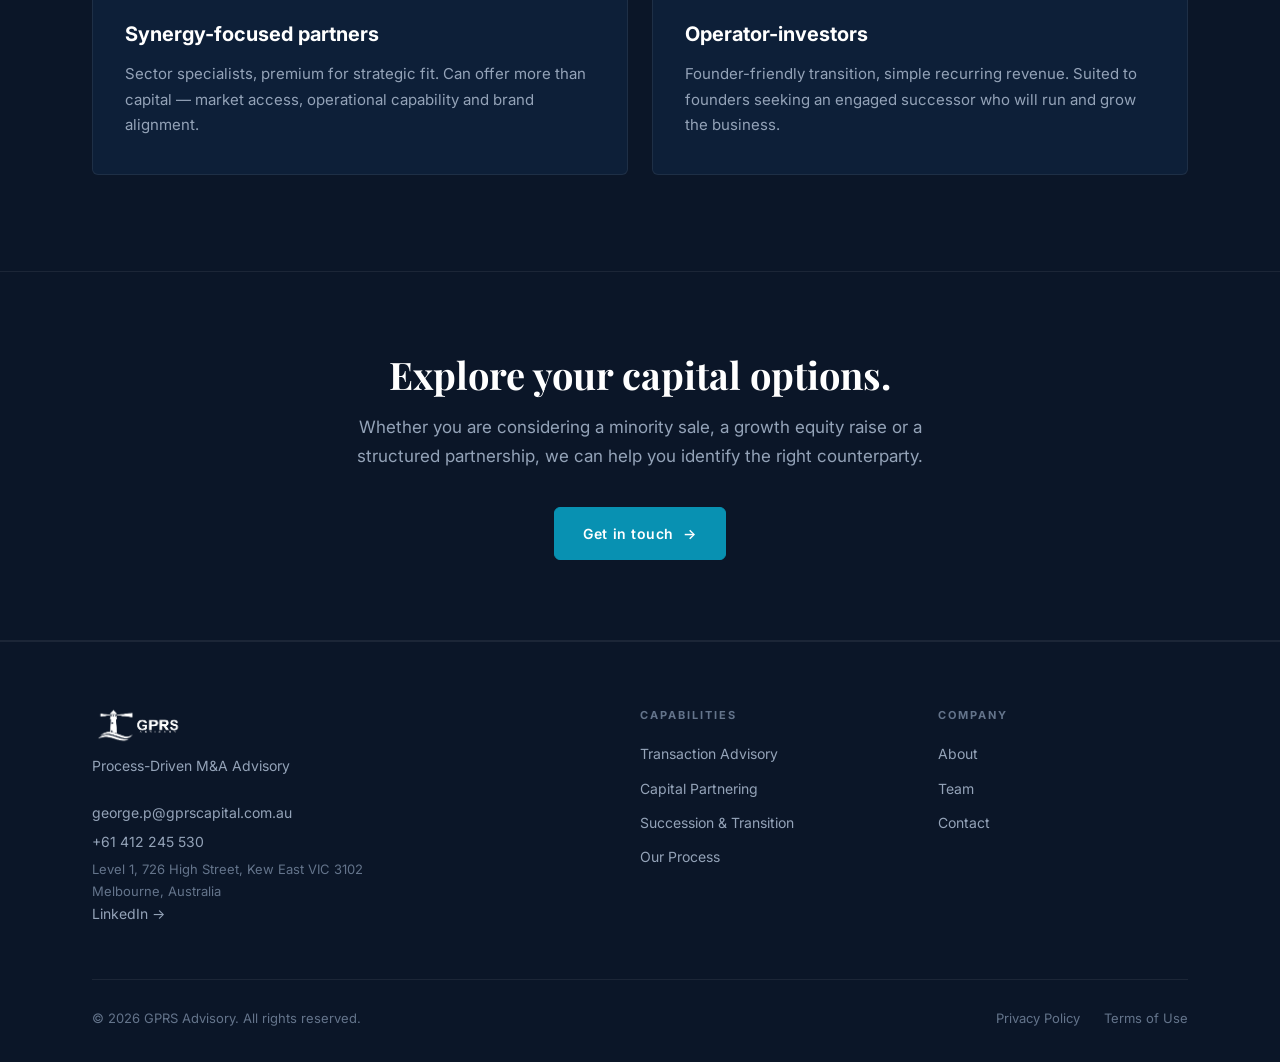
<file: capital-partnering.html>
<!DOCTYPE html>
<html lang="en">
<head>
  <meta charset="UTF-8">
  <meta name="viewport" content="width=device-width, initial-scale=1.0">
  <title>Capital Partnering — GPRS Advisory</title>
  <link rel="stylesheet" href="style.css">
  <link rel="preconnect" href="https://fonts.googleapis.com">
  <link rel="preconnect" href="https://fonts.gstatic.com" crossorigin>
  <link href="https://fonts.googleapis.com/css2?family=Playfair+Display:wght@700;900&family=Inter:wght@400;500;600;700&display=swap" rel="stylesheet">
</head>
<body>

<nav class="nav" id="nav">
  <div class="nav__inner">
    <a href="index.html" class="nav__logo-link"><img src="logo.png" alt="GPRS Advisory" style="height:44px;width:auto;display:block;"></a>
    <ul class="nav__links" id="navLinks">
      <li><a href="index.html">Home</a></li>
      <li><a href="about.html">About</a></li>
      <li class="nav__dropdown">
        <a href="expertise.html" class="active">Expertise</a>
        <ul class="nav__dropdown-menu">
          <li><a href="transaction-advisory.html">Transaction Advisory</a></li>
          <li><a href="capital-partnering.html">Capital Partnering</a></li>
          <li><a href="succession-planning.html">Succession &amp; Transition Planning</a></li>
        </ul>
      </li>
      <li><a href="our-process.html">Our Process</a></li>
      <li><a href="team.html">Team</a></li>
      <li><a href="contact.html" class="btn btn--primary" style="padding:10px 20px;font-size:12px;">Get in Touch</a></li>
    </ul>
    <div class="nav__toggle" onclick="document.getElementById('navLinks').classList.toggle('open')">
      <span></span><span></span><span></span>
    </div>
  </div>
</nav>


<main>
  <div class="page-header page-header--photo" style="background-image:url('https://images.unsplash.com/photo-1460925895917-afdab827c52f?auto=format&fit=crop&w=1920&q=85')">
    <div class="container">
      <div class="page-header__label">Expertise</div>
      <h1 class="page-header__title">Capital Partnering</h1>
      <p class="page-header__sub">Growth capital. Partial liquidity. Strategic partners.</p>
    </div>
  </div>

  <section class="section">
    <div class="container">
      <div class="two-col">
        <div>
          <p style="font-size:17px;line-height:1.75;color:var(--text-secondary);margin-bottom:24px;">Not every transaction is a full exit. For businesses seeking growth capital, partial liquidity or a strategic partner, we identify and engage the right institutional capital — on terms that preserve founder intent and operational control.</p>
          <div class="section-label" style="margin-top:40px;margin-bottom:16px;">What We Do</div>
          <ul class="check-list">
            <li>Capital strategy and structure design — growth equity, minority stake, majority with retained interest</li>
            <li>Equity story and financial narrative preparation</li>
            <li>Investor identification — private equity, family offices, long-term capital partners, search funds</li>
            <li>Targeted investor engagement and process management</li>
            <li>Term sheet negotiation and documentation support</li>
            <li>Coordination with legal, tax and accounting advisers through completion</li>
          </ul>
        </div>
        <div>
          <div style="padding:36px;background:var(--bg-card);border:1px solid var(--border);border-radius:6px;">
            <div class="section-label" style="margin-bottom:16px;">The right capital changes what is possible.</div>
            <p style="font-size:15px;color:var(--text-secondary);line-height:1.7;margin-bottom:16px;">Many founders reach a point where they want to access capital, share risk or bring in a strategic partner — without selling the business outright.</p>
            <p style="font-size:15px;color:var(--text-secondary);line-height:1.7;margin-bottom:16px;">The right partner can accelerate growth, provide liquidity and add capability, while leaving the founder in control.</p>
            <p style="font-size:15px;color:var(--text-secondary);line-height:1.7;">Finding that partner requires the same process discipline as a full sale — the right targeting, the right positioning and the right structure. We bring all three.</p>
          </div>
        </div>
      </div>
    </div>
  </section>

  <section class="section section--alt">
    <div class="container">
      <div class="section-label">Capital We Engage</div>
      <h2 class="section-title">The capital we work with.</h2>
      <div class="card-grid card-grid--2" style="margin-top:40px;">
        <div class="card">
          <div class="card__number">Private Equity</div>
          <h3 class="card__title">Structured growth capital</h3>
          <p class="card__body">Structured capital, scalable growth businesses, active acquirers. Suited to businesses seeking institutional backing with a defined growth or exit pathway.</p>
        </div>
        <div class="card">
          <div class="card__number">Family Offices</div>
          <h3 class="card__title">Patient, long-term capital</h3>
          <p class="card__body">Long-term capital, relationship-driven, legacy-aware. Often the right partner for founders who want to retain involvement and grow at their own pace.</p>
        </div>
        <div class="card">
          <div class="card__number">Strategic Acquirers</div>
          <h3 class="card__title">Synergy-focused partners</h3>
          <p class="card__body">Sector specialists, premium for strategic fit. Can offer more than capital — market access, operational capability and brand alignment.</p>
        </div>
        <div class="card">
          <div class="card__number">Search Funds</div>
          <h3 class="card__title">Operator-investors</h3>
          <p class="card__body">Founder-friendly transition, simple recurring revenue. Suited to founders seeking an engaged successor who will run and grow the business.</p>
        </div>
      </div>
    </div>
  </section>

  <div class="cta-band">
    <div class="container">
      <h2 class="cta-band__title">Explore your capital options.</h2>
      <p class="cta-band__body">Whether you are considering a minority sale, a growth equity raise or a structured partnership, we can help you identify the right counterparty.</p>
      <a href="contact.html" class="btn btn--primary">Get in touch &nbsp;→</a>
    </div>
  </div>
</main>


<footer class="footer">
  <div class="container">
    <div class="footer__grid">
      <div>
        <div class="footer__logo"><img src="logo.png" alt="GPRS Advisory" style="height:38px;width:auto;display:block;margin-bottom:10px;"></div>
        <div class="footer__tagline">Process-Driven M&A Advisory</div>
        <div class="footer__contact">
          <a href="mailto:george.p@gprscapital.com.au">george.p@gprscapital.com.au</a>
          <a href="tel:+61412245530">+61 412 245 530</a>
          <span style="font-size:13px;color:var(--text-muted);display:block;margin-top:4px;">Level 1, 726 High Street, Kew East VIC 3102<br>Melbourne, Australia</span>
          <a href="https://linkedin.com/in/george-polydoros" target="_blank">LinkedIn →</a>
        </div>
      </div>
      <div>
        <div class="footer__heading">Capabilities</div>
        <ul class="footer__links">
          <li><a href="transaction-advisory.html">Transaction Advisory</a></li>
          <li><a href="capital-partnering.html">Capital Partnering</a></li>
          <li><a href="succession-planning.html">Succession &amp; Transition</a></li>
          <li><a href="our-process.html">Our Process</a></li>
        </ul>
      </div>
      <div>
        <div class="footer__heading">Company</div>
        <ul class="footer__links">
          <li><a href="about.html">About</a></li>
          <li><a href="team.html">Team</a></li>
          <li><a href="contact.html">Contact</a></li>
        </ul>
      </div>
    </div>
    <div class="footer__base">
      <div class="footer__copy">© 2026 GPRS Advisory. All rights reserved.</div>
      <div class="footer__legal">
        <a href="#">Privacy Policy</a>
        <a href="#">Terms of Use</a>
      </div>
    </div>
  </div>
</footer>

</body>
</html>
</file>
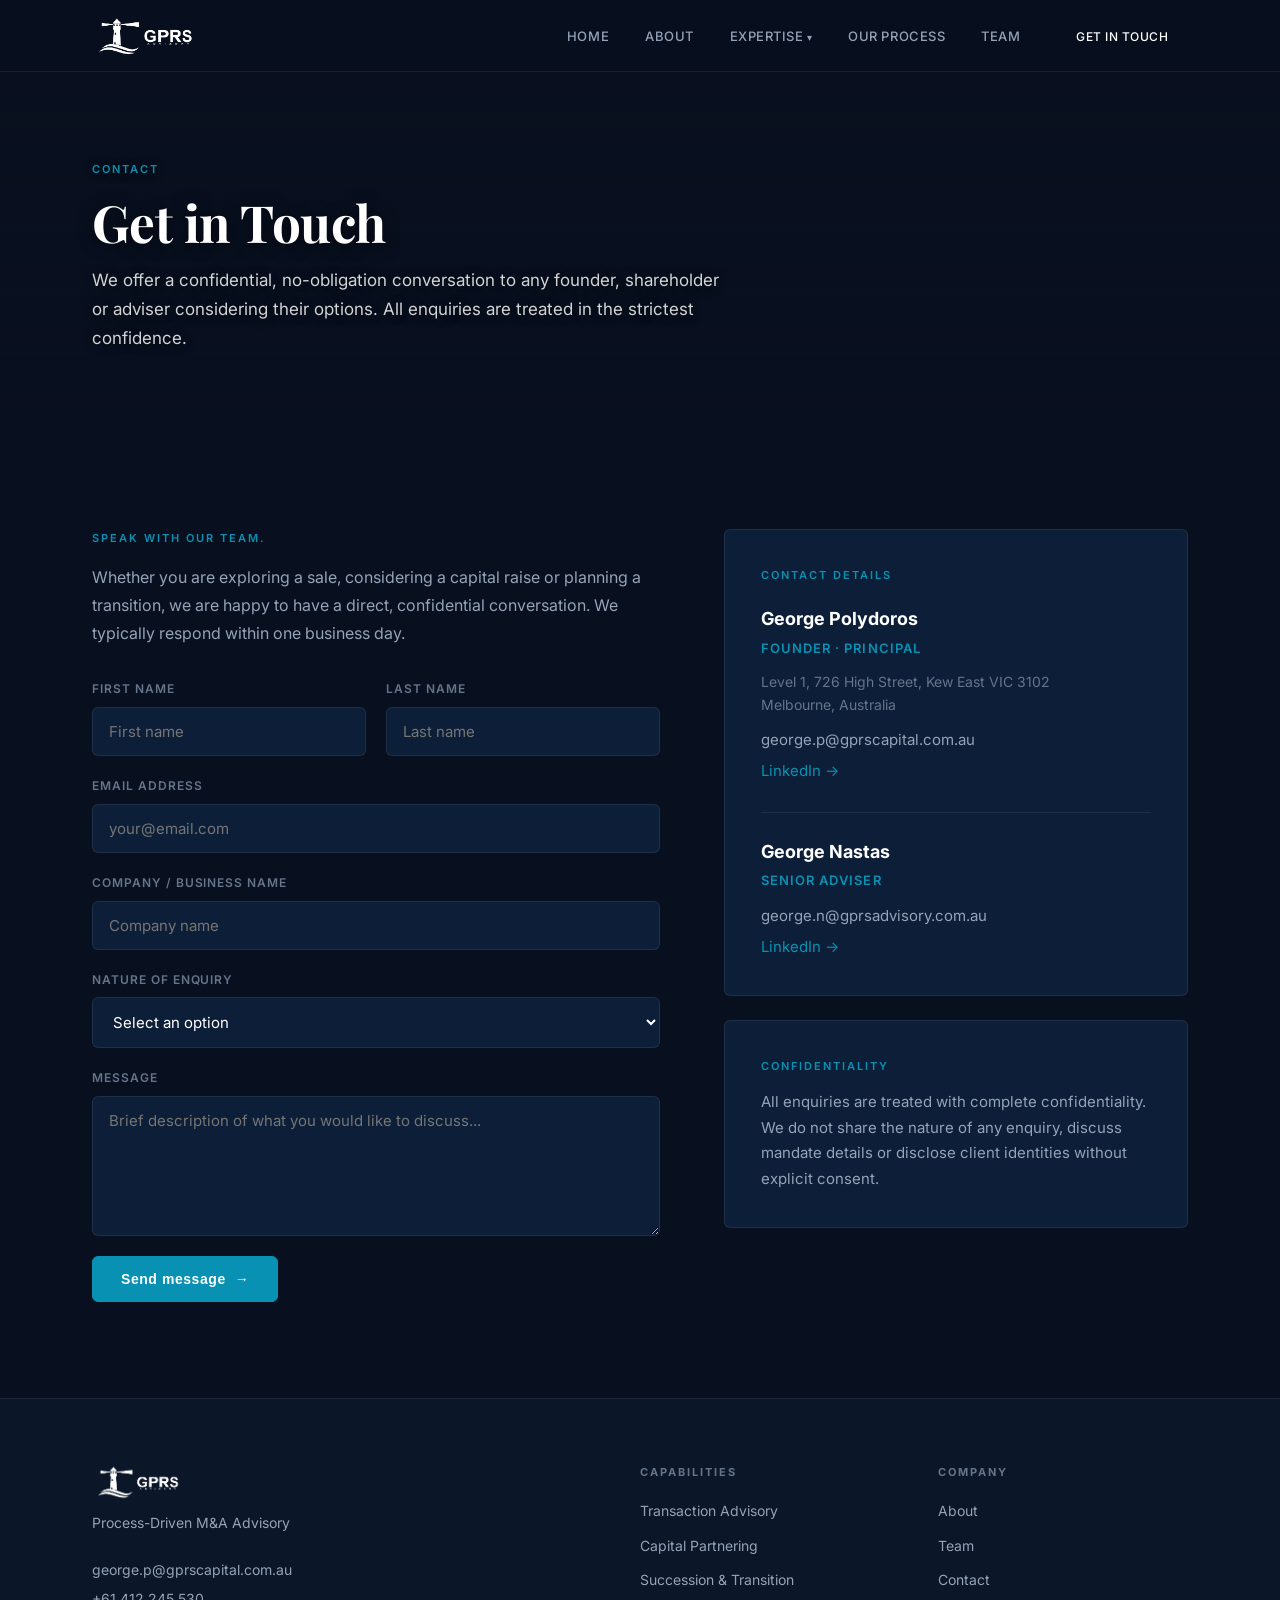
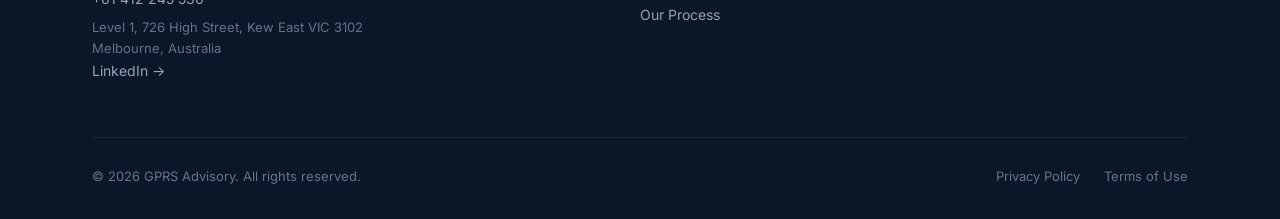
<file: contact.html>
<!DOCTYPE html>
<html lang="en">
<head>
  <meta charset="UTF-8">
  <meta name="viewport" content="width=device-width, initial-scale=1.0">
  <title>Contact — GPRS Advisory</title>
  <link rel="stylesheet" href="style.css">
  <link rel="preconnect" href="https://fonts.googleapis.com">
  <link rel="preconnect" href="https://fonts.gstatic.com" crossorigin>
  <link href="https://fonts.googleapis.com/css2?family=Playfair+Display:wght@700;900&family=Inter:wght@400;500;600;700&display=swap" rel="stylesheet">
</head>
<body>

<nav class="nav" id="nav">
  <div class="nav__inner">
    <a href="index.html" class="nav__logo-link"><img src="logo.png" alt="GPRS Advisory" style="height:44px;width:auto;display:block;"></a>
    <ul class="nav__links" id="navLinks">
      <li><a href="index.html">Home</a></li>
      <li><a href="about.html">About</a></li>
      <li class="nav__dropdown">
        <a href="expertise.html">Expertise</a>
        <ul class="nav__dropdown-menu">
          <li><a href="transaction-advisory.html">Transaction Advisory</a></li>
          <li><a href="capital-partnering.html">Capital Partnering</a></li>
          <li><a href="succession-planning.html">Succession &amp; Transition Planning</a></li>
        </ul>
      </li>
      <li><a href="our-process.html">Our Process</a></li>
      <li><a href="team.html">Team</a></li>
      <li><a href="contact.html" class="active" class="btn btn--primary" style="padding:10px 20px;font-size:12px;">Get in Touch</a></li>
    </ul>
    <div class="nav__toggle" onclick="document.getElementById('navLinks').classList.toggle('open')">
      <span></span><span></span><span></span>
    </div>
  </div>
</nav>


<main>
  <div class="page-header page-header--photo" style="background-image:url('https://images.unsplash.com/photo-1497366216548-37526070297c?auto=format&fit=crop&w=1920&q=85')">
    <div class="container">
      <div class="page-header__label">Contact</div>
      <h1 class="page-header__title">Get in Touch</h1>
      <p class="page-header__sub">We offer a confidential, no-obligation conversation to any founder, shareholder or adviser considering their options. All enquiries are treated in the strictest confidence.</p>
    </div>
  </div>

  <section class="section">
    <div class="container">
      <div class="two-col">
        <div>
          <div class="section-label" style="margin-bottom:16px;">Speak with our team.</div>
          <p style="font-size:16px;color:var(--text-secondary);line-height:1.75;margin-bottom:32px;">Whether you are exploring a sale, considering a capital raise or planning a transition, we are happy to have a direct, confidential conversation. We typically respond within one business day.</p>

          <form class="contact-form" id="contactForm" onsubmit="handleSubmit(event)">
            <div class="form-row">
              <div class="form-group">
                <label>First Name</label>
                <input type="text" name="first_name" placeholder="First name" required>
              </div>
              <div class="form-group">
                <label>Last Name</label>
                <input type="text" name="last_name" placeholder="Last name" required>
              </div>
            </div>
            <div class="form-group">
              <label>Email Address</label>
              <input type="email" name="email" placeholder="your@email.com" required>
            </div>
            <div class="form-group">
              <label>Company / Business Name</label>
              <input type="text" name="company" placeholder="Company name">
            </div>
            <div class="form-group">
              <label>Nature of Enquiry</label>
              <select name="enquiry_type">
                <option value="">Select an option</option>
                <option>Transaction Advisory (sell-side)</option>
                <option>Capital Partnering</option>
                <option>Succession &amp; Transition Planning</option>
                <option>General Enquiry</option>
              </select>
            </div>
            <div class="form-group">
              <label>Message</label>
              <textarea name="message" placeholder="Brief description of what you would like to discuss..."></textarea>
            </div>
            <button type="submit" class="btn btn--primary" style="align-self:flex-start;">Send message &nbsp;→</button>
            <p id="formSuccess" style="display:none;color:var(--accent);font-size:14px;margin-top:8px;">Thank you — we will be in touch within one business day.</p>
            <p id="formError" style="display:none;color:#b42318;font-size:14px;margin-top:8px;">Sorry, something went wrong. Please email us directly at <a href="mailto:george.p@gprscapital.com.au">george.p@gprscapital.com.au</a>.</p>
          </form>
        </div>

        <div>
          <div style="padding:36px;background:var(--bg-card);border:1px solid var(--border);border-radius:6px;margin-bottom:24px;">
            <div class="section-label" style="margin-bottom:20px;">Contact Details</div>

            <div style="margin-bottom:4px;font-size:18px;font-weight:700;">George Polydoros</div>
            <div style="font-size:13px;font-weight:600;letter-spacing:.08em;color:var(--accent);text-transform:uppercase;margin-bottom:12px;">Founder · Principal</div>
            <p style="font-size:14px;color:var(--text-muted);margin-bottom:12px;line-height:1.6;">Level 1, 726 High Street, Kew East VIC 3102<br>Melbourne, Australia</p>
            <a href="mailto:george.p@gprscapital.com.au" style="display:block;font-size:15px;color:var(--text-secondary);margin-bottom:6px;transition:color .2s;"
               onmouseover="this.style.color='var(--accent)'" onmouseout="this.style.color='var(--text-secondary)'">george.p@gprscapital.com.au</a>
            <a href="https://linkedin.com/in/george-polydoros" target="_blank" style="display:block;font-size:15px;color:var(--accent);margin-bottom:28px;">LinkedIn →</a>

            <div style="border-top:1px solid var(--border);padding-top:24px;">
              <div style="margin-bottom:4px;font-size:18px;font-weight:700;">George Nastas</div>
              <div style="font-size:13px;font-weight:600;letter-spacing:.08em;color:var(--accent);text-transform:uppercase;margin-bottom:12px;">Senior Adviser</div>
              <a href="mailto:george.n@gprsadvisory.com.au" style="display:block;font-size:15px;color:var(--text-secondary);margin-bottom:6px;transition:color .2s;"
                 onmouseover="this.style.color='var(--accent)'" onmouseout="this.style.color='var(--text-secondary)'">george.n@gprsadvisory.com.au</a>
              <a href="https://www.linkedin.com/in/george-nastas-38b91729" target="_blank" style="display:block;font-size:15px;color:var(--accent);">LinkedIn →</a>
            </div>
          </div>

          <div style="padding:36px;background:var(--bg-card);border:1px solid var(--border);border-radius:6px;">
            <div class="section-label" style="margin-bottom:14px;">Confidentiality</div>
            <p style="font-size:15px;color:var(--text-secondary);line-height:1.7;">All enquiries are treated with complete confidentiality. We do not share the nature of any enquiry, discuss mandate details or disclose client identities without explicit consent.</p>
          </div>
        </div>
      </div>
    </div>
  </section>
</main>
<script>
// Paste your Formspree form ID between the quotes, e.g. 'xyzabcde' (from https://formspree.io/f/xyzabcde)
var FORMSPREE_ID = 'xnpddwrn';
var FALLBACK_EMAIL = 'george.p@gprscapital.com.au';

function handleSubmit(e) {
  e.preventDefault();
  var form = e.target, btn = form.querySelector('button');
  var ok = document.getElementById('formSuccess'), err = document.getElementById('formError');
  ok.style.display = 'none'; err.style.display = 'none';

  // Until a Formspree ID is set, open the visitor's email app so no enquiry is lost
  if (!FORMSPREE_ID) {
    var d = new FormData(form);
    var body = 'Name: ' + d.get('first_name') + ' ' + d.get('last_name') + '\nEmail: ' + d.get('email') +
               '\nCompany: ' + d.get('company') + '\nEnquiry: ' + d.get('enquiry_type') + '\n\n' + d.get('message');
    window.location.href = 'mailto:' + FALLBACK_EMAIL + '?subject=' + encodeURIComponent('Website enquiry') + '&body=' + encodeURIComponent(body);
    return;
  }

  btn.disabled = true; btn.textContent = 'Sending…';
  fetch('https://formspree.io/f/' + FORMSPREE_ID, {
    method: 'POST', body: new FormData(form), headers: { 'Accept': 'application/json' }
  }).then(function (r) {
    if (r.ok) { ok.style.display = 'block'; btn.textContent = 'Sent ✓'; form.reset(); }
    else { throw new Error('failed'); }
  }).catch(function () {
    err.style.display = 'block'; btn.disabled = false; btn.innerHTML = 'Send message &nbsp;→';
  });
}
</script>


<footer class="footer">
  <div class="container">
    <div class="footer__grid">
      <div>
        <div class="footer__logo"><img src="logo.png" alt="GPRS Advisory" style="height:38px;width:auto;display:block;margin-bottom:10px;"></div>
        <div class="footer__tagline">Process-Driven M&A Advisory</div>
        <div class="footer__contact">
          <a href="mailto:george.p@gprscapital.com.au">george.p@gprscapital.com.au</a>
          <a href="tel:+61412245530">+61 412 245 530</a>
          <span style="font-size:13px;color:var(--text-muted);display:block;margin-top:4px;">Level 1, 726 High Street, Kew East VIC 3102<br>Melbourne, Australia</span>
          <a href="https://linkedin.com/in/george-polydoros" target="_blank">LinkedIn →</a>
        </div>
      </div>
      <div>
        <div class="footer__heading">Capabilities</div>
        <ul class="footer__links">
          <li><a href="transaction-advisory.html">Transaction Advisory</a></li>
          <li><a href="capital-partnering.html">Capital Partnering</a></li>
          <li><a href="succession-planning.html">Succession &amp; Transition</a></li>
          <li><a href="our-process.html">Our Process</a></li>
        </ul>
      </div>
      <div>
        <div class="footer__heading">Company</div>
        <ul class="footer__links">
          <li><a href="about.html">About</a></li>
          <li><a href="team.html">Team</a></li>
          <li><a href="contact.html">Contact</a></li>
        </ul>
      </div>
    </div>
    <div class="footer__base">
      <div class="footer__copy">© 2026 GPRS Advisory. All rights reserved.</div>
      <div class="footer__legal">
        <a href="#">Privacy Policy</a>
        <a href="#">Terms of Use</a>
      </div>
    </div>
  </div>
</footer>

</body>
</html>
</file>
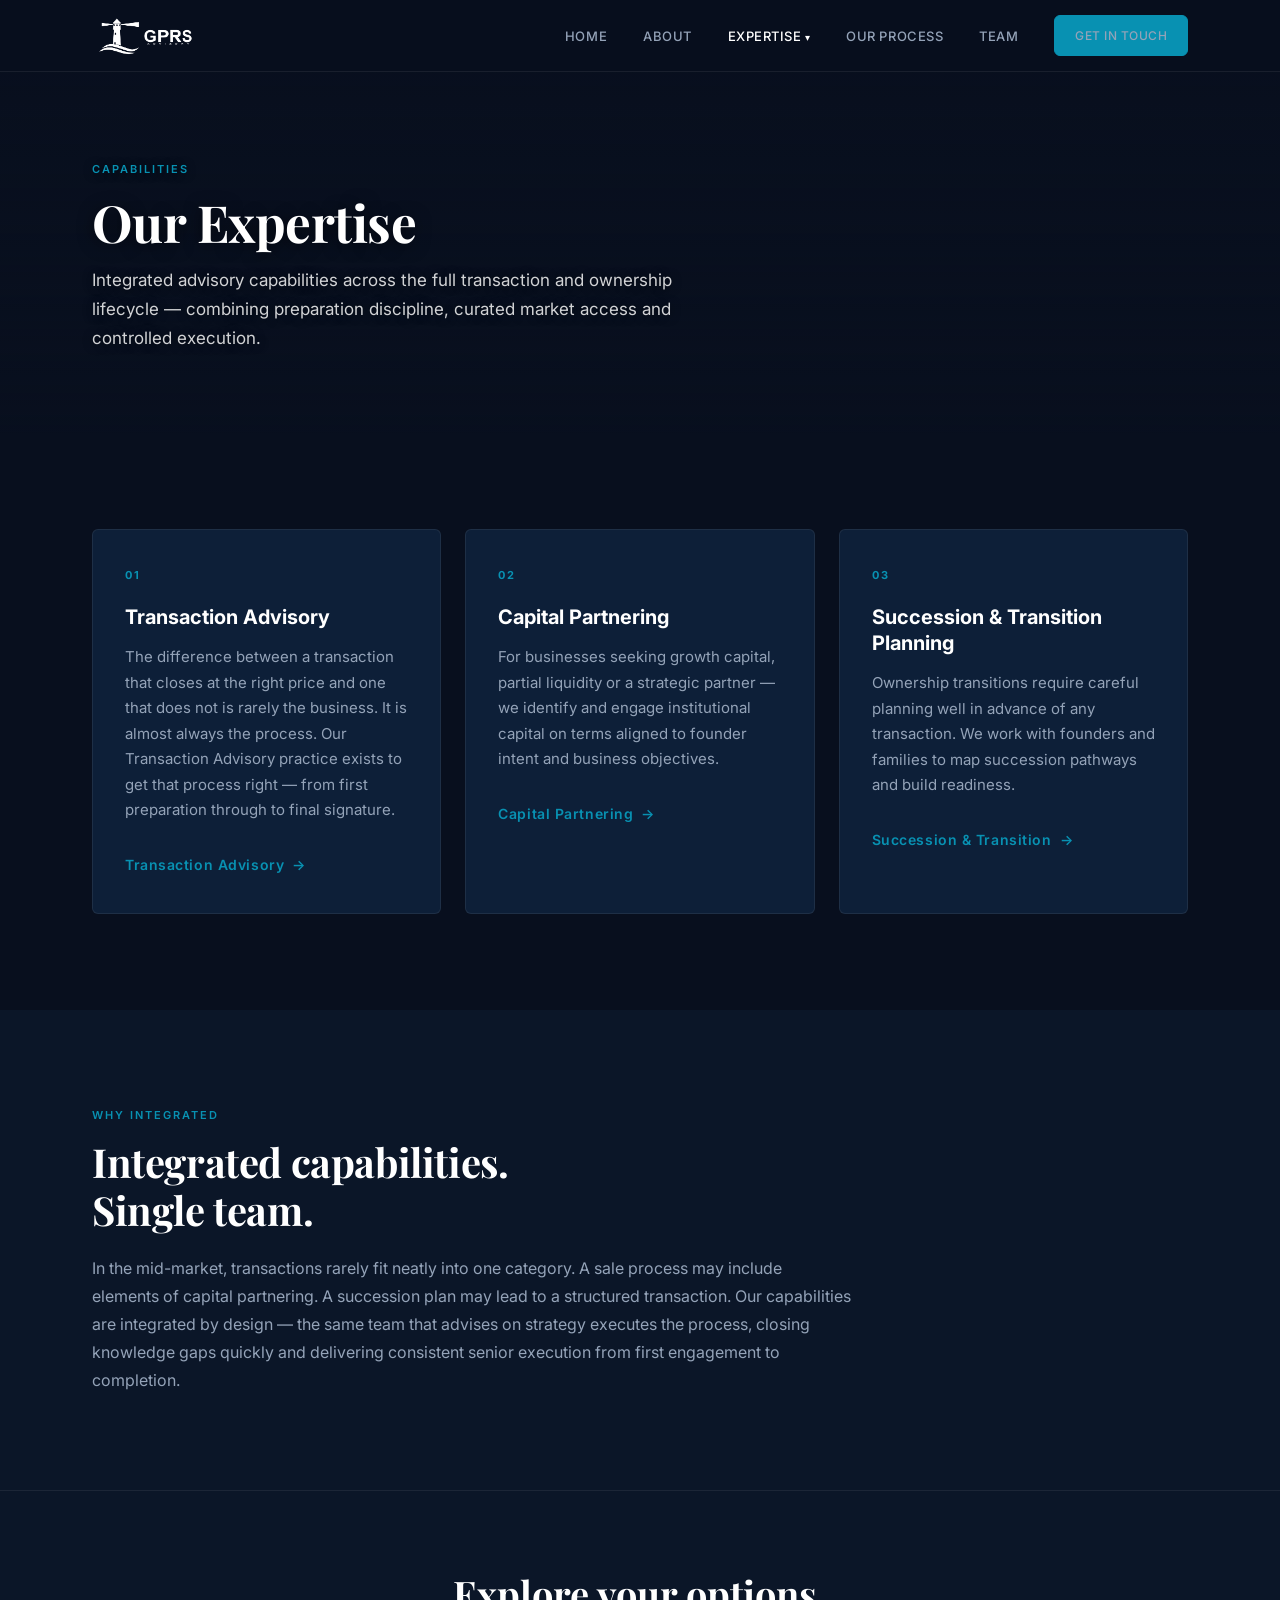
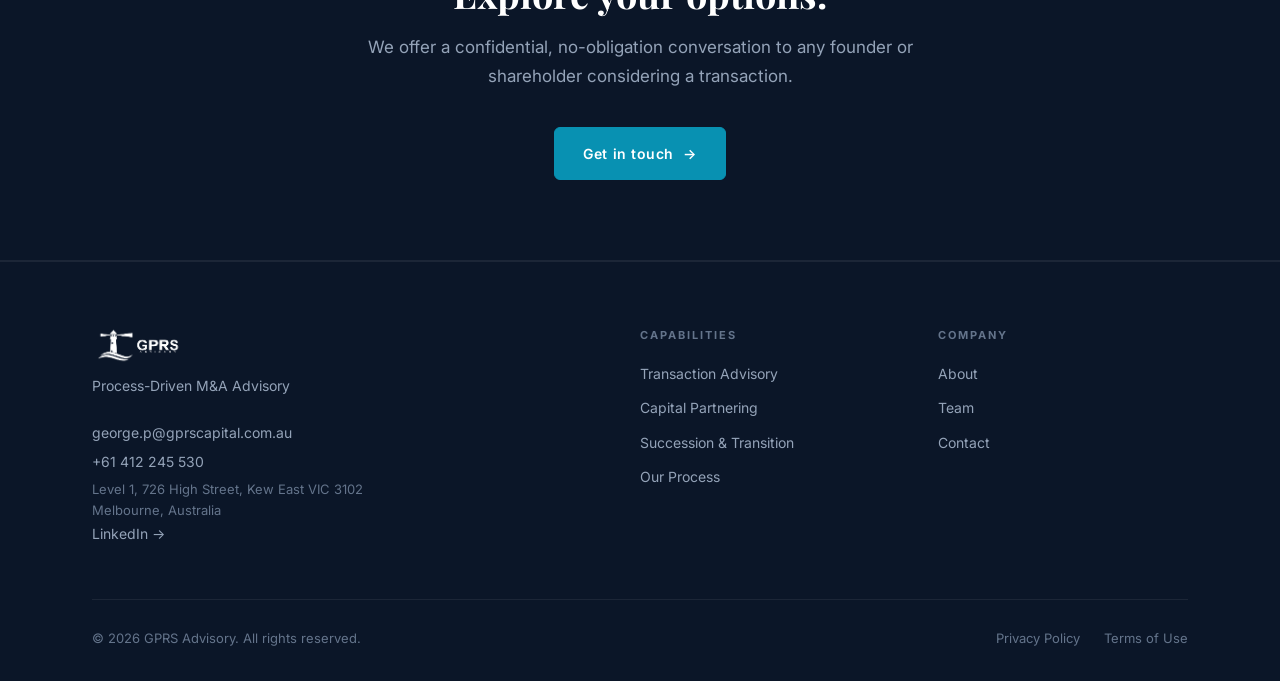
<file: expertise.html>
<!DOCTYPE html>
<html lang="en">
<head>
  <meta charset="UTF-8">
  <meta name="viewport" content="width=device-width, initial-scale=1.0">
  <title>Expertise — GPRS Advisory</title>
  <link rel="stylesheet" href="style.css">
  <link rel="preconnect" href="https://fonts.googleapis.com">
  <link rel="preconnect" href="https://fonts.gstatic.com" crossorigin>
  <link href="https://fonts.googleapis.com/css2?family=Playfair+Display:wght@700;900&family=Inter:wght@400;500;600;700&display=swap" rel="stylesheet">
</head>
<body>

<nav class="nav" id="nav">
  <div class="nav__inner">
    <a href="index.html" class="nav__logo-link"><img src="logo.png" alt="GPRS Advisory" style="height:44px;width:auto;display:block;"></a>
    <ul class="nav__links" id="navLinks">
      <li><a href="index.html">Home</a></li>
      <li><a href="about.html">About</a></li>
      <li class="nav__dropdown">
        <a href="expertise.html" class="active">Expertise</a>
        <ul class="nav__dropdown-menu">
          <li><a href="transaction-advisory.html">Transaction Advisory</a></li>
          <li><a href="capital-partnering.html">Capital Partnering</a></li>
          <li><a href="succession-planning.html">Succession &amp; Transition Planning</a></li>
        </ul>
      </li>
      <li><a href="our-process.html">Our Process</a></li>
      <li><a href="team.html">Team</a></li>
      <li><a href="contact.html" class="btn btn--primary" style="padding:10px 20px;font-size:12px;">Get in Touch</a></li>
    </ul>
    <div class="nav__toggle" onclick="document.getElementById('navLinks').classList.toggle('open')">
      <span></span><span></span><span></span>
    </div>
  </div>
</nav>


<main>
  <div class="page-header page-header--photo" style="background-image:url('https://images.unsplash.com/photo-1522202176988-66273c2fd55f?auto=format&fit=crop&w=1920&q=85')">
    <div class="container">
      <div class="page-header__label">Capabilities</div>
      <h1 class="page-header__title">Our Expertise</h1>
      <p class="page-header__sub">Integrated advisory capabilities across the full transaction and ownership lifecycle — combining preparation discipline, curated market access and controlled execution.</p>
    </div>
  </div>

  <section class="section">
    <div class="container">
      <div class="card-grid card-grid--3">
        <div class="card">
          <div class="card__number">01</div>
          <h3 class="card__title">Transaction Advisory</h3>
          <p class="card__body">The difference between a transaction that closes at the right price and one that does not is rarely the business. It is almost always the process. Our Transaction Advisory practice exists to get that process right — from first preparation through to final signature.</p>
          <div class="card__footer"><a href="transaction-advisory.html" class="btn btn--link">Transaction Advisory</a></div>
        </div>
        <div class="card">
          <div class="card__number">02</div>
          <h3 class="card__title">Capital Partnering</h3>
          <p class="card__body">For businesses seeking growth capital, partial liquidity or a strategic partner — we identify and engage institutional capital on terms aligned to founder intent and business objectives.</p>
          <div class="card__footer"><a href="capital-partnering.html" class="btn btn--link">Capital Partnering</a></div>
        </div>
        <div class="card">
          <div class="card__number">03</div>
          <h3 class="card__title">Succession &amp; Transition Planning</h3>
          <p class="card__body">Ownership transitions require careful planning well in advance of any transaction. We work with founders and families to map succession pathways and build readiness.</p>
          <div class="card__footer"><a href="succession-planning.html" class="btn btn--link">Succession &amp; Transition</a></div>
        </div>
      </div>
    </div>
  </section>

  <section class="section section--alt">
    <div class="container">
      <div style="max-width:760px;">
        <div class="section-label">Why Integrated</div>
        <h2 class="section-title">Integrated capabilities.<br>Single team.</h2>
        <p style="font-size:16px;color:var(--text-secondary);line-height:1.75;">In the mid-market, transactions rarely fit neatly into one category. A sale process may include elements of capital partnering. A succession plan may lead to a structured transaction. Our capabilities are integrated by design — the same team that advises on strategy executes the process, closing knowledge gaps quickly and delivering consistent senior execution from first engagement to completion.</p>
      </div>
    </div>
  </section>

  <div class="cta-band">
    <div class="container">
      <h2 class="cta-band__title">Explore your options.</h2>
      <p class="cta-band__body">We offer a confidential, no-obligation conversation to any founder or shareholder considering a transaction.</p>
      <a href="contact.html" class="btn btn--primary">Get in touch &nbsp;→</a>
    </div>
  </div>
</main>


<footer class="footer">
  <div class="container">
    <div class="footer__grid">
      <div>
        <div class="footer__logo"><img src="logo.png" alt="GPRS Advisory" style="height:38px;width:auto;display:block;margin-bottom:10px;"></div>
        <div class="footer__tagline">Process-Driven M&A Advisory</div>
        <div class="footer__contact">
          <a href="mailto:george.p@gprscapital.com.au">george.p@gprscapital.com.au</a>
          <a href="tel:+61412245530">+61 412 245 530</a>
          <span style="font-size:13px;color:var(--text-muted);display:block;margin-top:4px;">Level 1, 726 High Street, Kew East VIC 3102<br>Melbourne, Australia</span>
          <a href="https://linkedin.com/in/george-polydoros" target="_blank">LinkedIn →</a>
        </div>
      </div>
      <div>
        <div class="footer__heading">Capabilities</div>
        <ul class="footer__links">
          <li><a href="transaction-advisory.html">Transaction Advisory</a></li>
          <li><a href="capital-partnering.html">Capital Partnering</a></li>
          <li><a href="succession-planning.html">Succession &amp; Transition</a></li>
          <li><a href="our-process.html">Our Process</a></li>
        </ul>
      </div>
      <div>
        <div class="footer__heading">Company</div>
        <ul class="footer__links">
          <li><a href="about.html">About</a></li>
          <li><a href="team.html">Team</a></li>
          <li><a href="contact.html">Contact</a></li>
        </ul>
      </div>
    </div>
    <div class="footer__base">
      <div class="footer__copy">© 2026 GPRS Advisory. All rights reserved.</div>
      <div class="footer__legal">
        <a href="#">Privacy Policy</a>
        <a href="#">Terms of Use</a>
      </div>
    </div>
  </div>
</footer>

</body>
</html>
</file>
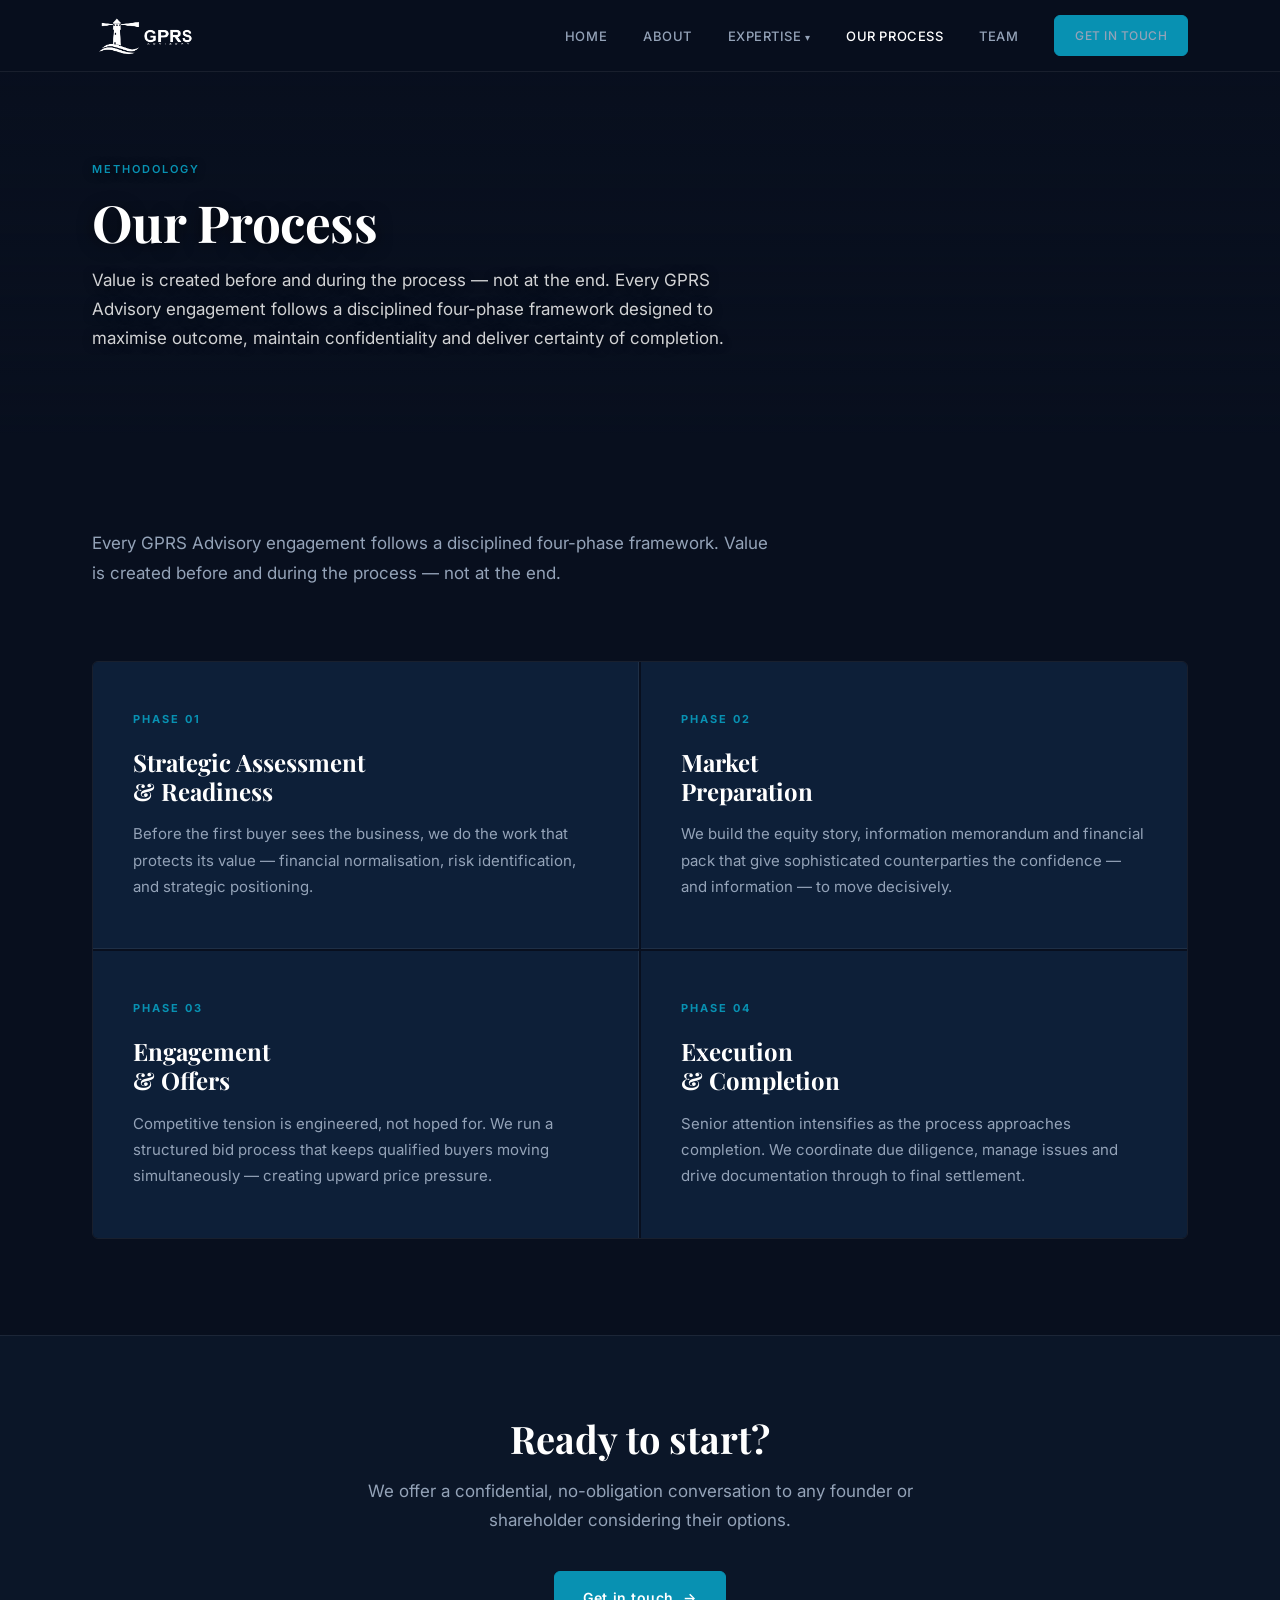
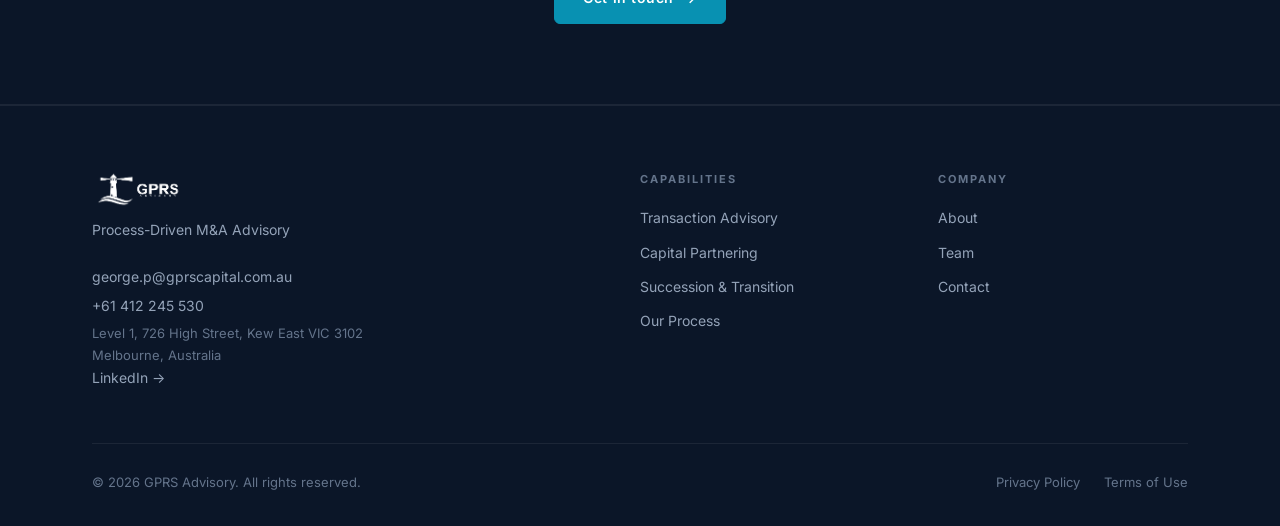
<file: our-process.html>
<!DOCTYPE html>
<html lang="en">
<head>
  <meta charset="UTF-8">
  <meta name="viewport" content="width=device-width, initial-scale=1.0">
  <title>Our Process — GPRS Advisory</title>
  <link rel="stylesheet" href="style.css">
  <link rel="preconnect" href="https://fonts.googleapis.com">
  <link rel="preconnect" href="https://fonts.gstatic.com" crossorigin>
  <link href="https://fonts.googleapis.com/css2?family=Playfair+Display:wght@700;900&family=Inter:wght@400;500;600;700&display=swap" rel="stylesheet">
</head>
<body>

<nav class="nav" id="nav">
  <div class="nav__inner">
    <a href="index.html" class="nav__logo-link"><img src="logo.png" alt="GPRS Advisory" style="height:44px;width:auto;display:block;"></a>
    <ul class="nav__links" id="navLinks">
      <li><a href="index.html">Home</a></li>
      <li><a href="about.html">About</a></li>
      <li class="nav__dropdown">
        <a href="expertise.html">Expertise</a>
        <ul class="nav__dropdown-menu">
          <li><a href="transaction-advisory.html">Transaction Advisory</a></li>
          <li><a href="capital-partnering.html">Capital Partnering</a></li>
          <li><a href="succession-planning.html">Succession &amp; Transition Planning</a></li>
        </ul>
      </li>
      <li><a href="our-process.html" class="active">Our Process</a></li>
      <li><a href="team.html">Team</a></li>
      <li><a href="contact.html" class="btn btn--primary" style="padding:10px 20px;font-size:12px;">Get in Touch</a></li>
    </ul>
    <div class="nav__toggle" onclick="document.getElementById('navLinks').classList.toggle('open')">
      <span></span><span></span><span></span>
    </div>
  </div>
</nav>


<main>
  <div class="page-header page-header--photo" style="background-image:url('https://images.unsplash.com/photo-1477959858617-67f85cf4f1df?auto=format&fit=crop&w=1920&q=85')">
    <div class="container">
      <div class="page-header__label">Methodology</div>
      <h1 class="page-header__title">Our Process</h1>
      <p class="page-header__sub">Value is created before and during the process — not at the end. Every GPRS Advisory engagement follows a disciplined four-phase framework designed to maximise outcome, maintain confidentiality and deliver certainty of completion.</p>
    </div>
  </div>

  <section class="section">
    <div class="container">
      <p style="font-size:17px;color:var(--text-secondary);line-height:1.75;max-width:680px;margin-bottom:72px;">Every GPRS Advisory engagement follows a disciplined four-phase framework. Value is created before and during the process — not at the end.</p>

      <div style="display:grid;grid-template-columns:repeat(2,1fr);gap:2px;border:1px solid var(--border);border-radius:6px;overflow:hidden;">

        <div style="padding:48px 40px;background:var(--bg-card);border-right:1px solid var(--border);border-bottom:1px solid var(--border);">
          <div style="font-size:11px;font-weight:700;letter-spacing:.18em;color:var(--accent);text-transform:uppercase;margin-bottom:20px;">Phase 01</div>
          <h3 style="font-family:var(--font-display);font-size:24px;font-weight:700;margin-bottom:16px;line-height:1.2;">Strategic Assessment<br>&amp; Readiness</h3>
          <p style="font-size:15px;color:var(--text-secondary);line-height:1.75;">Before the first buyer sees the business, we do the work that protects its value — financial normalisation, risk identification, and strategic positioning.</p>
        </div>

        <div style="padding:48px 40px;background:var(--bg-card);border-bottom:1px solid var(--border);">
          <div style="font-size:11px;font-weight:700;letter-spacing:.18em;color:var(--accent);text-transform:uppercase;margin-bottom:20px;">Phase 02</div>
          <h3 style="font-family:var(--font-display);font-size:24px;font-weight:700;margin-bottom:16px;line-height:1.2;">Market<br>Preparation</h3>
          <p style="font-size:15px;color:var(--text-secondary);line-height:1.75;">We build the equity story, information memorandum and financial pack that give sophisticated counterparties the confidence — and information — to move decisively.</p>
        </div>

        <div style="padding:48px 40px;background:var(--bg-card);border-right:1px solid var(--border);">
          <div style="font-size:11px;font-weight:700;letter-spacing:.18em;color:var(--accent);text-transform:uppercase;margin-bottom:20px;">Phase 03</div>
          <h3 style="font-family:var(--font-display);font-size:24px;font-weight:700;margin-bottom:16px;line-height:1.2;">Engagement<br>&amp; Offers</h3>
          <p style="font-size:15px;color:var(--text-secondary);line-height:1.75;">Competitive tension is engineered, not hoped for. We run a structured bid process that keeps qualified buyers moving simultaneously — creating upward price pressure.</p>
        </div>

        <div style="padding:48px 40px;background:var(--bg-card);">
          <div style="font-size:11px;font-weight:700;letter-spacing:.18em;color:var(--accent);text-transform:uppercase;margin-bottom:20px;">Phase 04</div>
          <h3 style="font-family:var(--font-display);font-size:24px;font-weight:700;margin-bottom:16px;line-height:1.2;">Execution<br>&amp; Completion</h3>
          <p style="font-size:15px;color:var(--text-secondary);line-height:1.75;">Senior attention intensifies as the process approaches completion. We coordinate due diligence, manage issues and drive documentation through to final settlement.</p>
        </div>

      </div>
    </div>
  </section>

  <div class="cta-band">
    <div class="container">
      <h2 class="cta-band__title">Ready to start?</h2>
      <p class="cta-band__body">We offer a confidential, no-obligation conversation to any founder or shareholder considering their options.</p>
      <a href="contact.html" class="btn btn--primary">Get in touch &nbsp;→</a>
    </div>
  </div>
</main>


<footer class="footer">
  <div class="container">
    <div class="footer__grid">
      <div>
        <div class="footer__logo"><img src="logo.png" alt="GPRS Advisory" style="height:38px;width:auto;display:block;margin-bottom:10px;"></div>
        <div class="footer__tagline">Process-Driven M&A Advisory</div>
        <div class="footer__contact">
          <a href="mailto:george.p@gprscapital.com.au">george.p@gprscapital.com.au</a>
          <a href="tel:+61412245530">+61 412 245 530</a>
          <span style="font-size:13px;color:var(--text-muted);display:block;margin-top:4px;">Level 1, 726 High Street, Kew East VIC 3102<br>Melbourne, Australia</span>
          <a href="https://linkedin.com/in/george-polydoros" target="_blank">LinkedIn →</a>
        </div>
      </div>
      <div>
        <div class="footer__heading">Capabilities</div>
        <ul class="footer__links">
          <li><a href="transaction-advisory.html">Transaction Advisory</a></li>
          <li><a href="capital-partnering.html">Capital Partnering</a></li>
          <li><a href="succession-planning.html">Succession &amp; Transition</a></li>
          <li><a href="our-process.html">Our Process</a></li>
        </ul>
      </div>
      <div>
        <div class="footer__heading">Company</div>
        <ul class="footer__links">
          <li><a href="about.html">About</a></li>
          <li><a href="team.html">Team</a></li>
          <li><a href="contact.html">Contact</a></li>
        </ul>
      </div>
    </div>
    <div class="footer__base">
      <div class="footer__copy">© 2026 GPRS Advisory. All rights reserved.</div>
      <div class="footer__legal">
        <a href="#">Privacy Policy</a>
        <a href="#">Terms of Use</a>
      </div>
    </div>
  </div>
</footer>

</body>
</html>
</file>
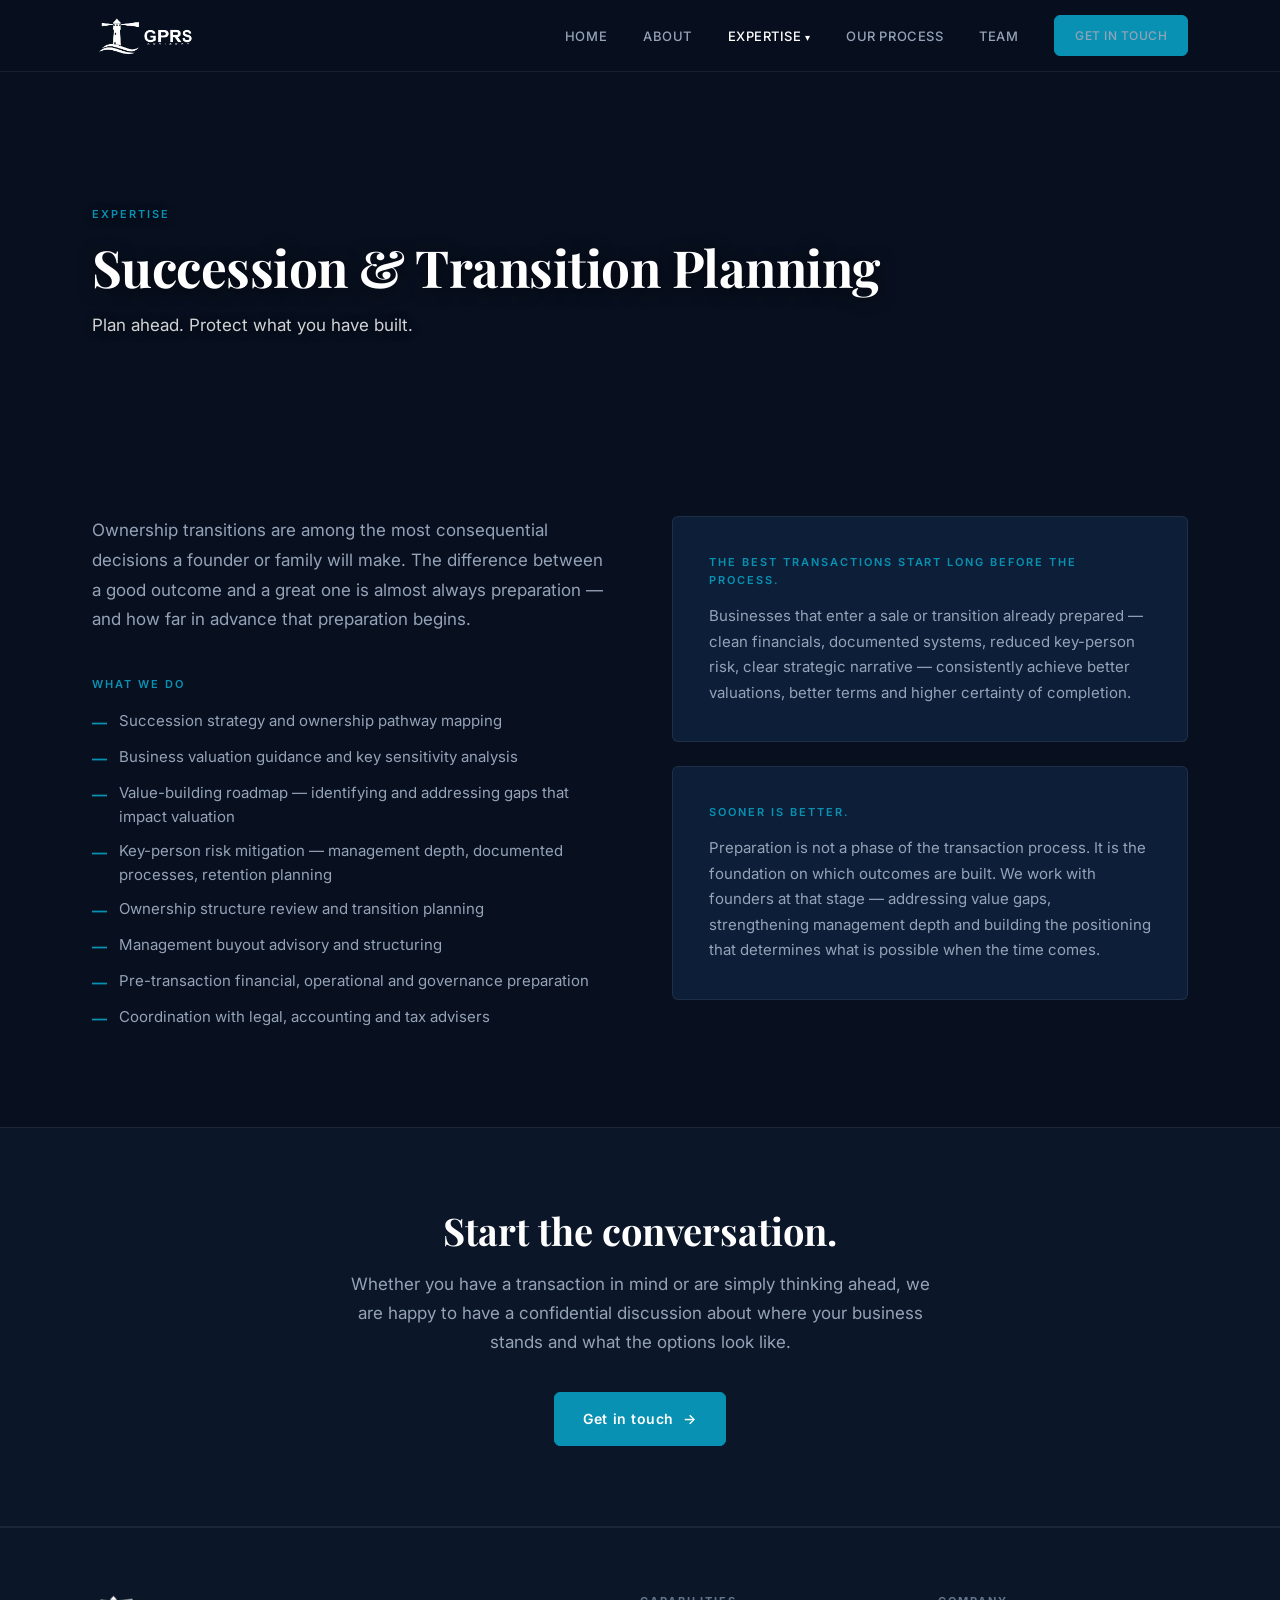
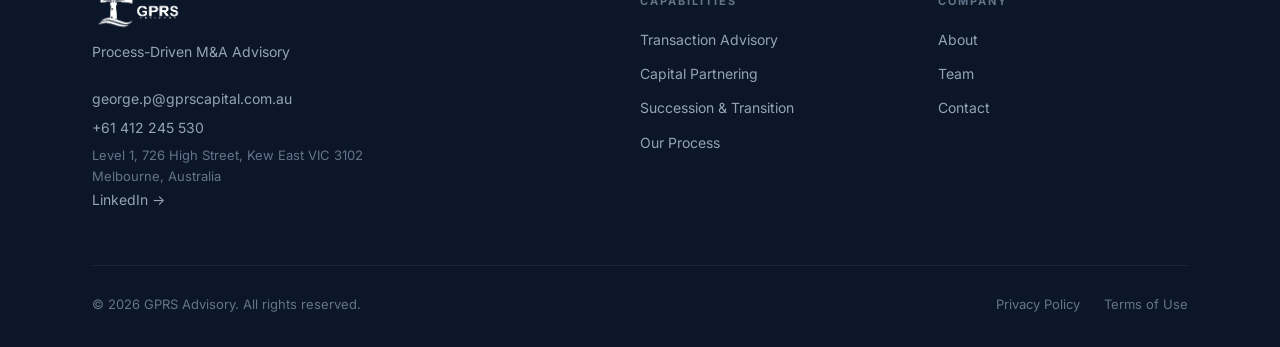
<file: succession-planning.html>
<!DOCTYPE html>
<html lang="en">
<head>
  <meta charset="UTF-8">
  <meta name="viewport" content="width=device-width, initial-scale=1.0">
  <title>Succession & Transition Planning — GPRS Advisory</title>
  <link rel="stylesheet" href="style.css">
  <link rel="preconnect" href="https://fonts.googleapis.com">
  <link rel="preconnect" href="https://fonts.gstatic.com" crossorigin>
  <link href="https://fonts.googleapis.com/css2?family=Playfair+Display:wght@700;900&family=Inter:wght@400;500;600;700&display=swap" rel="stylesheet">
</head>
<body>

<nav class="nav" id="nav">
  <div class="nav__inner">
    <a href="index.html" class="nav__logo-link"><img src="logo.png" alt="GPRS Advisory" style="height:44px;width:auto;display:block;"></a>
    <ul class="nav__links" id="navLinks">
      <li><a href="index.html">Home</a></li>
      <li><a href="about.html">About</a></li>
      <li class="nav__dropdown">
        <a href="expertise.html" class="active">Expertise</a>
        <ul class="nav__dropdown-menu">
          <li><a href="transaction-advisory.html">Transaction Advisory</a></li>
          <li><a href="capital-partnering.html">Capital Partnering</a></li>
          <li><a href="succession-planning.html">Succession &amp; Transition Planning</a></li>
        </ul>
      </li>
      <li><a href="our-process.html">Our Process</a></li>
      <li><a href="team.html">Team</a></li>
      <li><a href="contact.html" class="btn btn--primary" style="padding:10px 20px;font-size:12px;">Get in Touch</a></li>
    </ul>
    <div class="nav__toggle" onclick="document.getElementById('navLinks').classList.toggle('open')">
      <span></span><span></span><span></span>
    </div>
  </div>
</nav>


<main>
  <div class="page-header page-header--photo" style="background-image:url('https://images.unsplash.com/photo-1454165804606-c3d57bc86b40?auto=format&fit=crop&w=1920&q=85')">
    <div class="container">
      <div class="page-header__label">Expertise</div>
      <h1 class="page-header__title">Succession &amp; Transition Planning</h1>
      <p class="page-header__sub">Plan ahead. Protect what you have built.</p>
    </div>
  </div>

  <section class="section">
    <div class="container">
      <div class="two-col">
        <div>
          <p style="font-size:17px;line-height:1.75;color:var(--text-secondary);margin-bottom:24px;">Ownership transitions are among the most consequential decisions a founder or family will make. The difference between a good outcome and a great one is almost always preparation — and how far in advance that preparation begins.</p>
          <div class="section-label" style="margin-top:40px;margin-bottom:16px;">What We Do</div>
          <ul class="check-list">
            <li>Succession strategy and ownership pathway mapping</li>
            <li>Business valuation guidance and key sensitivity analysis</li>
            <li>Value-building roadmap — identifying and addressing gaps that impact valuation</li>
            <li>Key-person risk mitigation — management depth, documented processes, retention planning</li>
            <li>Ownership structure review and transition planning</li>
            <li>Management buyout advisory and structuring</li>
            <li>Pre-transaction financial, operational and governance preparation</li>
            <li>Coordination with legal, accounting and tax advisers</li>
          </ul>
        </div>
        <div>
          <div style="padding:36px;background:var(--bg-card);border:1px solid var(--border);border-radius:6px;margin-bottom:24px;">
            <div class="section-label" style="margin-bottom:14px;">The best transactions start long before the process.</div>
            <p style="font-size:15px;color:var(--text-secondary);line-height:1.7;">Businesses that enter a sale or transition already prepared — clean financials, documented systems, reduced key-person risk, clear strategic narrative — consistently achieve better valuations, better terms and higher certainty of completion.</p>
          </div>
          <div style="padding:36px;background:var(--bg-card);border:1px solid var(--border);border-radius:6px;">
            <div class="section-label" style="margin-bottom:14px;">Sooner is better.</div>
            <p style="font-size:15px;color:var(--text-secondary);line-height:1.7;">Preparation is not a phase of the transaction process. It is the foundation on which outcomes are built. We work with founders at that stage — addressing value gaps, strengthening management depth and building the positioning that determines what is possible when the time comes.</p>
          </div>
        </div>
      </div>
    </div>
  </section>

  <div class="cta-band">
    <div class="container">
      <h2 class="cta-band__title">Start the conversation.</h2>
      <p class="cta-band__body">Whether you have a transaction in mind or are simply thinking ahead, we are happy to have a confidential discussion about where your business stands and what the options look like.</p>
      <a href="contact.html" class="btn btn--primary">Get in touch &nbsp;→</a>
    </div>
  </div>
</main>


<footer class="footer">
  <div class="container">
    <div class="footer__grid">
      <div>
        <div class="footer__logo"><img src="logo.png" alt="GPRS Advisory" style="height:38px;width:auto;display:block;margin-bottom:10px;"></div>
        <div class="footer__tagline">Process-Driven M&A Advisory</div>
        <div class="footer__contact">
          <a href="mailto:george.p@gprscapital.com.au">george.p@gprscapital.com.au</a>
          <a href="tel:+61412245530">+61 412 245 530</a>
          <span style="font-size:13px;color:var(--text-muted);display:block;margin-top:4px;">Level 1, 726 High Street, Kew East VIC 3102<br>Melbourne, Australia</span>
          <a href="https://linkedin.com/in/george-polydoros" target="_blank">LinkedIn →</a>
        </div>
      </div>
      <div>
        <div class="footer__heading">Capabilities</div>
        <ul class="footer__links">
          <li><a href="transaction-advisory.html">Transaction Advisory</a></li>
          <li><a href="capital-partnering.html">Capital Partnering</a></li>
          <li><a href="succession-planning.html">Succession &amp; Transition</a></li>
          <li><a href="our-process.html">Our Process</a></li>
        </ul>
      </div>
      <div>
        <div class="footer__heading">Company</div>
        <ul class="footer__links">
          <li><a href="about.html">About</a></li>
          <li><a href="team.html">Team</a></li>
          <li><a href="contact.html">Contact</a></li>
        </ul>
      </div>
    </div>
    <div class="footer__base">
      <div class="footer__copy">© 2026 GPRS Advisory. All rights reserved.</div>
      <div class="footer__legal">
        <a href="#">Privacy Policy</a>
        <a href="#">Terms of Use</a>
      </div>
    </div>
  </div>
</footer>

</body>
</html>
</file>
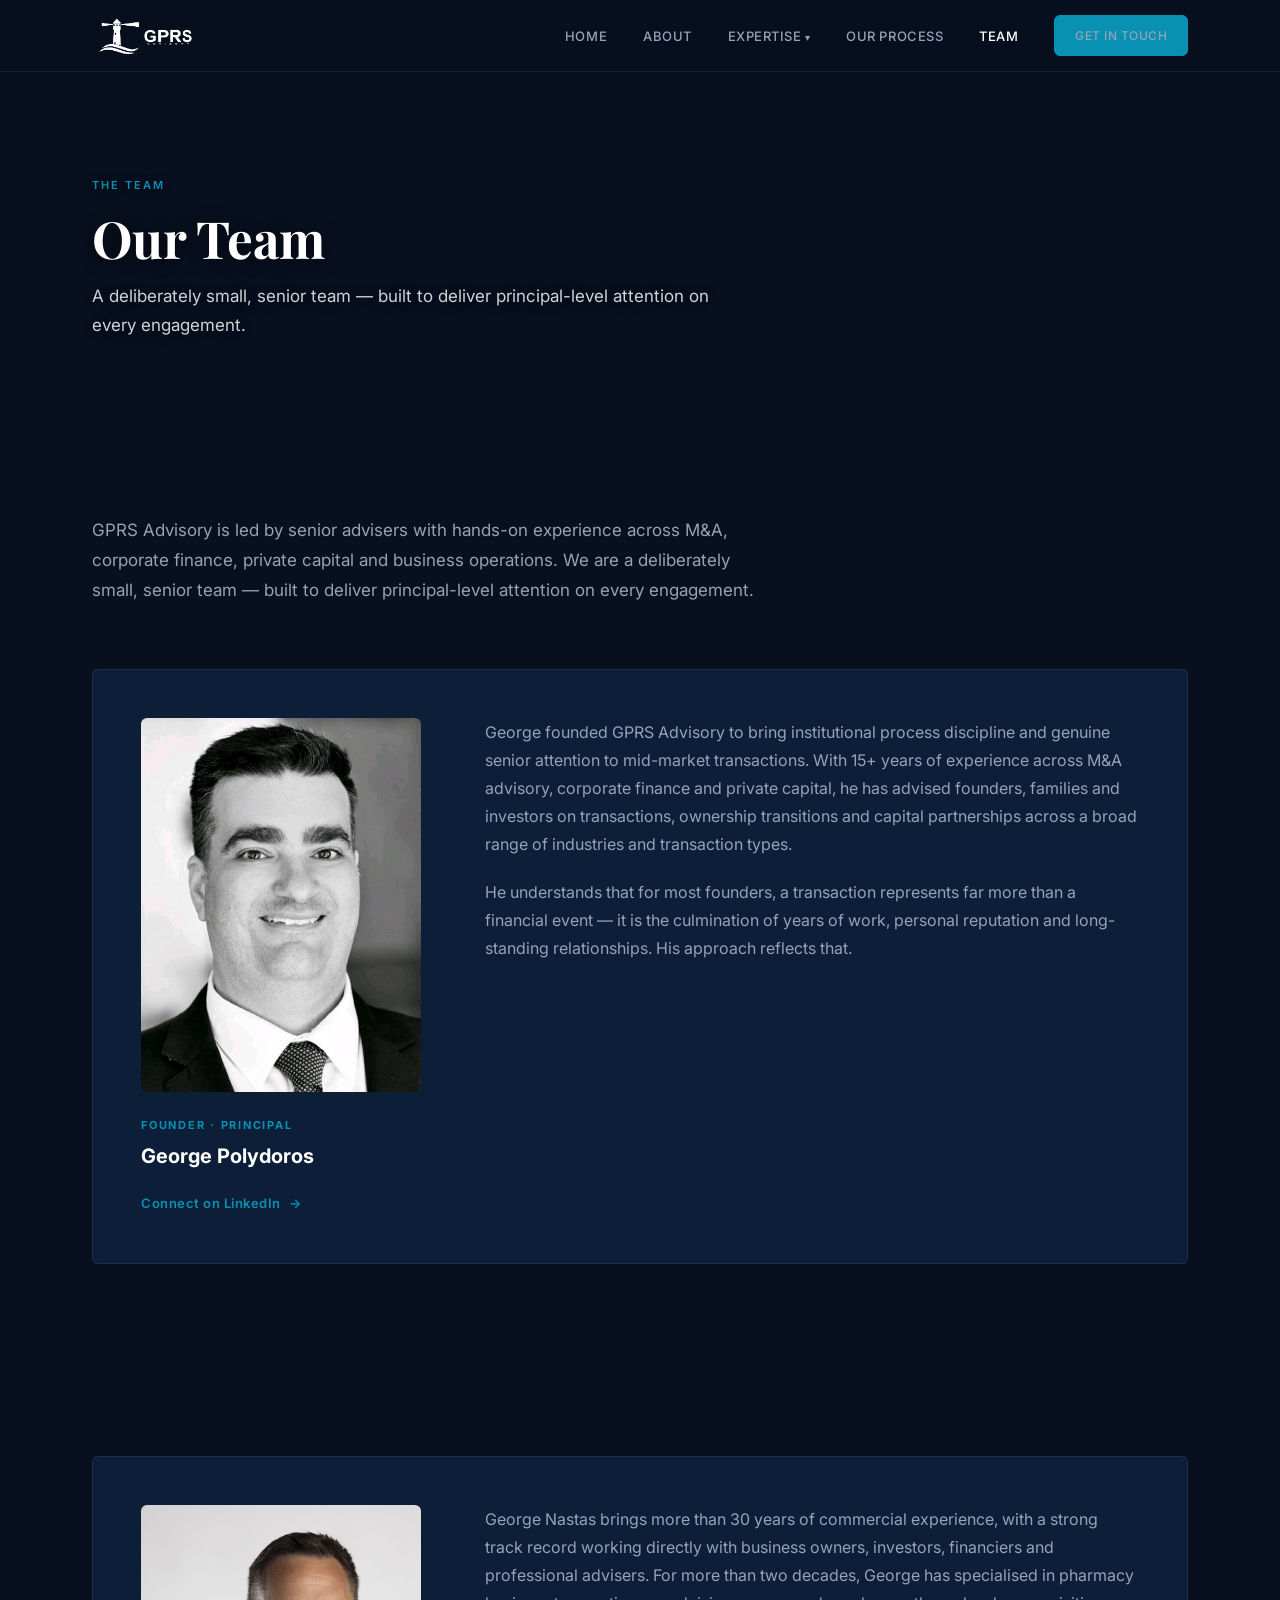
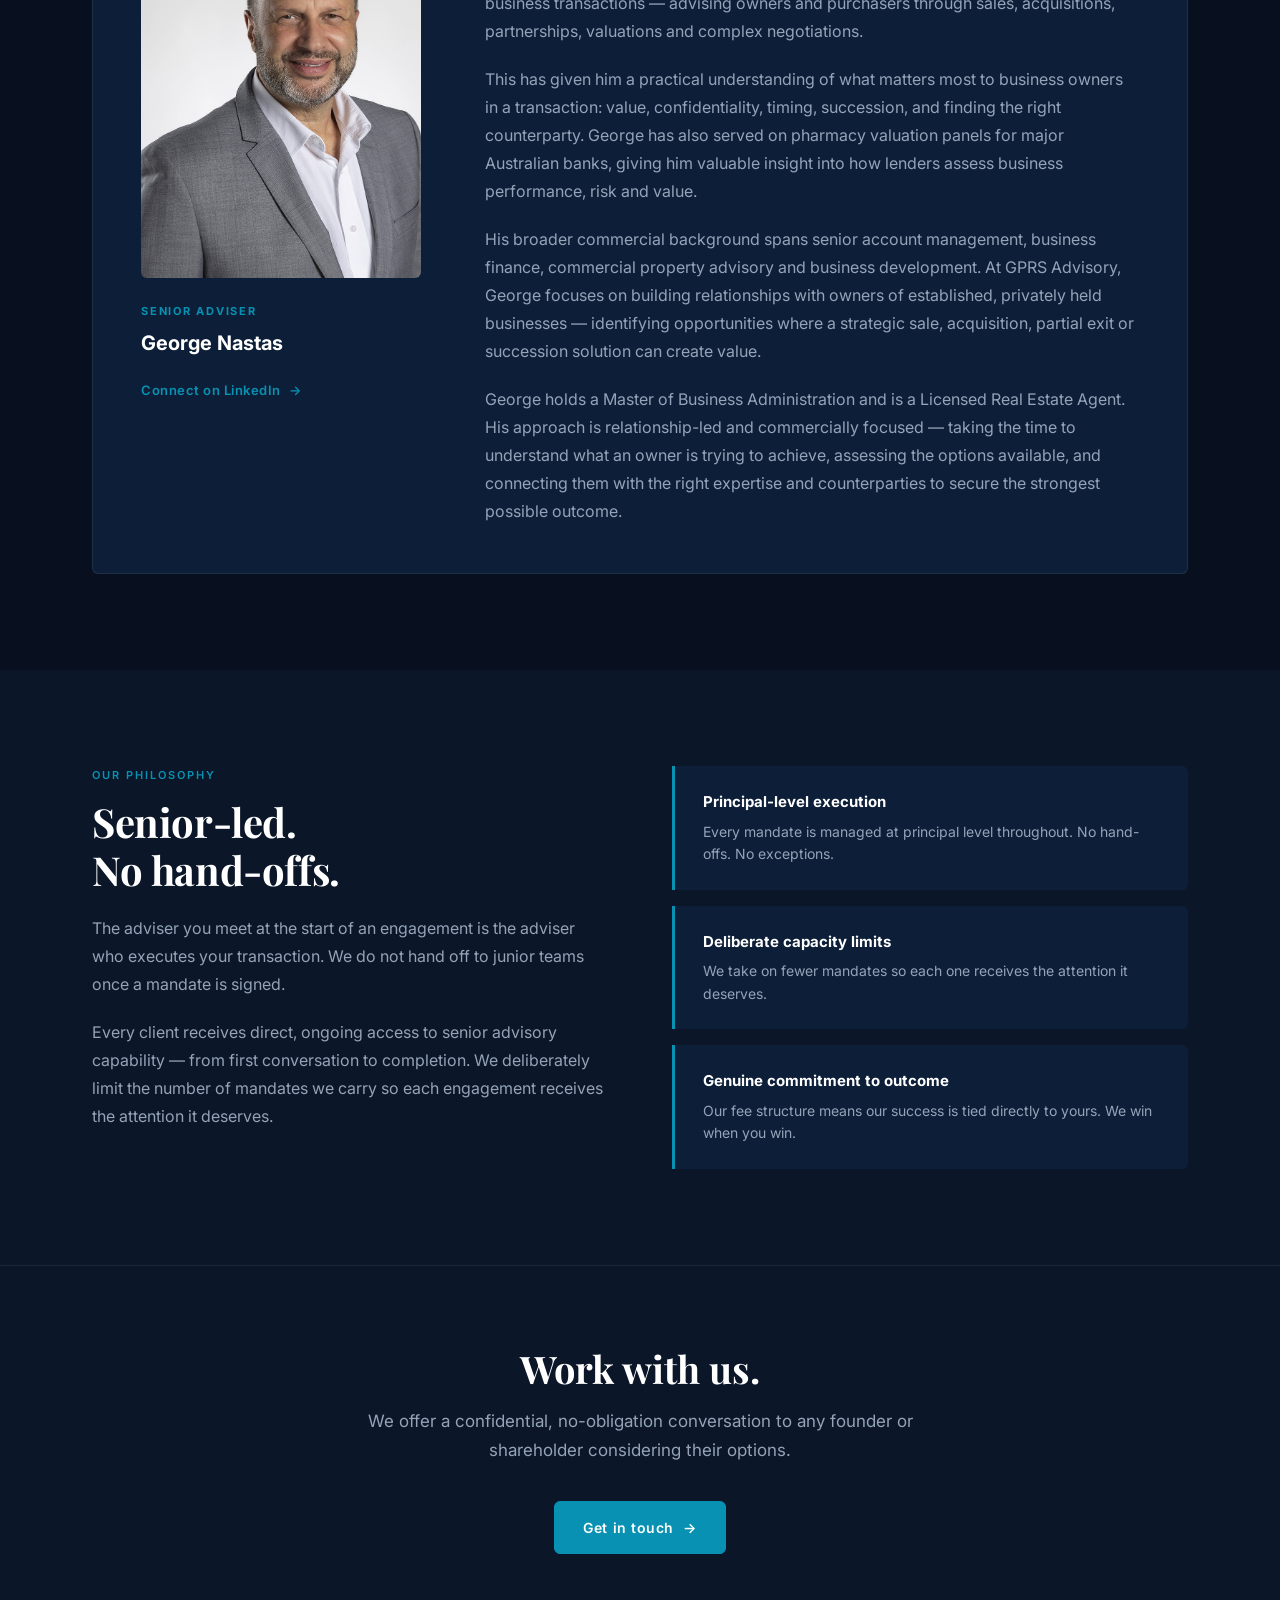
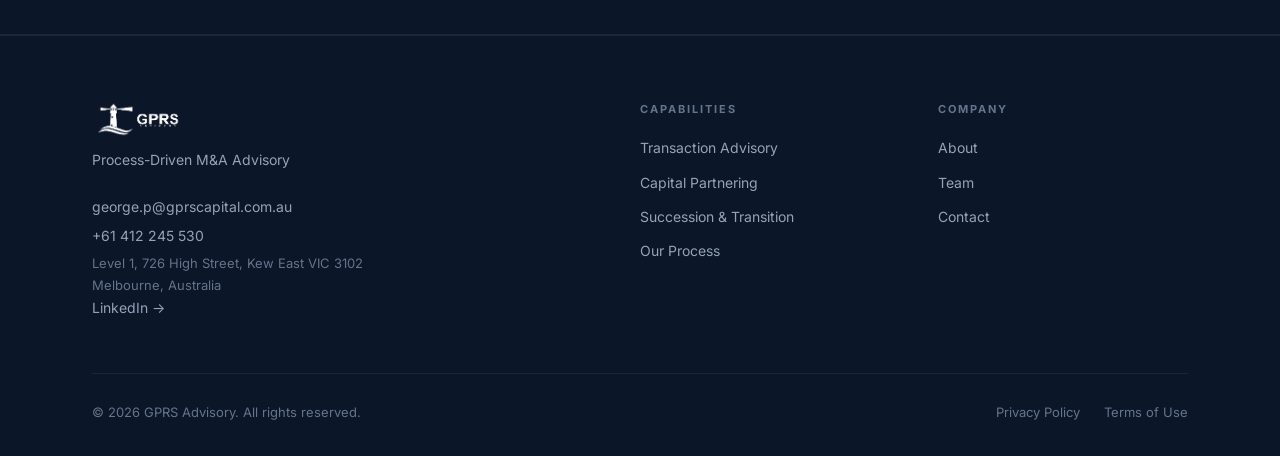
<file: team.html>
<!DOCTYPE html>
<html lang="en">
<head>
  <meta charset="UTF-8">
  <meta name="viewport" content="width=device-width, initial-scale=1.0">
  <title>Team — GPRS Advisory</title>
  <link rel="stylesheet" href="style.css">
  <link rel="preconnect" href="https://fonts.googleapis.com">
  <link rel="preconnect" href="https://fonts.gstatic.com" crossorigin>
  <link href="https://fonts.googleapis.com/css2?family=Playfair+Display:wght@700;900&family=Inter:wght@400;500;600;700&display=swap" rel="stylesheet">
</head>
<body>

<nav class="nav" id="nav">
  <div class="nav__inner">
    <a href="index.html" class="nav__logo-link"><img src="logo.png" alt="GPRS Advisory" style="height:44px;width:auto;display:block;"></a>
    <ul class="nav__links" id="navLinks">
      <li><a href="index.html">Home</a></li>
      <li><a href="about.html">About</a></li>
      <li class="nav__dropdown">
        <a href="expertise.html">Expertise</a>
        <ul class="nav__dropdown-menu">
          <li><a href="transaction-advisory.html">Transaction Advisory</a></li>
          <li><a href="capital-partnering.html">Capital Partnering</a></li>
          <li><a href="succession-planning.html">Succession &amp; Transition Planning</a></li>
        </ul>
      </li>
      <li><a href="our-process.html">Our Process</a></li>
      <li><a href="team.html" class="active">Team</a></li>
      <li><a href="contact.html" class="btn btn--primary" style="padding:10px 20px;font-size:12px;">Get in Touch</a></li>
    </ul>
    <div class="nav__toggle" onclick="document.getElementById('navLinks').classList.toggle('open')">
      <span></span><span></span><span></span>
    </div>
  </div>
</nav>


<main>
  <div class="page-header page-header--photo" style="background-image:url('https://images.unsplash.com/photo-1556761175-4b46a572b786?auto=format&fit=crop&w=1920&q=85')">
    <div class="container">
      <div class="page-header__label">The Team</div>
      <h1 class="page-header__title">Our Team</h1>
      <p class="page-header__sub">A deliberately small, senior team — built to deliver principal-level attention on every engagement.</p>
    </div>
  </div>

  <section class="section">
    <div class="container">
      <p style="font-size:17px;color:var(--text-secondary);line-height:1.75;max-width:680px;margin-bottom:64px;">GPRS Advisory is led by senior advisers with hands-on experience across M&A, corporate finance, private capital and business operations. We are a deliberately small, senior team — built to deliver principal-level attention on every engagement.</p>

      <div style="display:grid;grid-template-columns:280px 1fr;gap:64px;align-items:start;padding:48px;background:var(--bg-card);border:1px solid var(--border);border-radius:6px;">
        <div>
          <img src="gp-photo.jpg" alt="George Polydoros" style="width:100%;aspect-ratio:3/4;object-fit:cover;object-position:center top;border-radius:6px;display:block;margin-bottom:24px;">
          <div style="font-size:11px;font-weight:700;letter-spacing:.16em;color:var(--accent);text-transform:uppercase;margin-bottom:6px;">Founder · Principal</div>
          <div style="font-size:20px;font-weight:700;"><!-- EDIT:full-name -->George Polydoros<!-- /EDIT --></div>
          <div style="margin-top:16px;"><a href="https://linkedin.com/in/george-polydoros" target="_blank" class="btn btn--link" style="font-size:13px;">Connect on LinkedIn</a></div>
        </div>
        <div>
          <p style="font-size:16px;line-height:1.75;color:var(--text-secondary);margin-bottom:20px;">George founded GPRS Advisory to bring institutional process discipline and genuine senior attention to mid-market transactions. With <!-- EDIT:years-experience -->15+<!-- /EDIT --> years of experience across M&A advisory, corporate finance and private capital, he has advised founders, families and investors on transactions, ownership transitions and capital partnerships across a broad range of industries and transaction types.</p>
          <p style="font-size:16px;line-height:1.75;color:var(--text-secondary);">He understands that for most founders, a transaction represents far more than a financial event — it is the culmination of years of work, personal reputation and long-standing relationships. His approach reflects that.</p>
        </div>
      </div>
    </div>
  </section>

  <section class="section">
    <div class="container">
      <div style="display:grid;grid-template-columns:280px 1fr;gap:64px;align-items:start;padding:48px;background:var(--bg-card);border:1px solid var(--border);border-radius:6px;">
        <div>
          <img src="gn-photo.jpg" alt="George Nastas" style="width:100%;aspect-ratio:3/4;object-fit:cover;object-position:top;border-radius:6px;display:block;margin-bottom:24px;">
          <div style="font-size:11px;font-weight:700;letter-spacing:.16em;color:var(--accent);text-transform:uppercase;margin-bottom:6px;">Senior Adviser</div>
          <div style="font-size:20px;font-weight:700;">George Nastas</div>
          <div style="margin-top:16px;"><a href="https://www.linkedin.com/in/george-nastas-38b91729" target="_blank" class="btn btn--link" style="font-size:13px;">Connect on LinkedIn</a></div>
        </div>
        <div>
          <p style="font-size:16px;line-height:1.75;color:var(--text-secondary);margin-bottom:20px;">George Nastas brings more than 30 years of commercial experience, with a strong track record working directly with business owners, investors, financiers and professional advisers. For more than two decades, George has specialised in pharmacy business transactions — advising owners and purchasers through sales, acquisitions, partnerships, valuations and complex negotiations.</p>
          <p style="font-size:16px;line-height:1.75;color:var(--text-secondary);margin-bottom:20px;">This has given him a practical understanding of what matters most to business owners in a transaction: value, confidentiality, timing, succession, and finding the right counterparty. George has also served on pharmacy valuation panels for major Australian banks, giving him valuable insight into how lenders assess business performance, risk and value.</p>
          <p style="font-size:16px;line-height:1.75;color:var(--text-secondary);margin-bottom:20px;">His broader commercial background spans senior account management, business finance, commercial property advisory and business development. At GPRS Advisory, George focuses on building relationships with owners of established, privately held businesses — identifying opportunities where a strategic sale, acquisition, partial exit or succession solution can create value.</p>
          <p style="font-size:16px;line-height:1.75;color:var(--text-secondary);">George holds a Master of Business Administration and is a Licensed Real Estate Agent. His approach is relationship-led and commercially focused — taking the time to understand what an owner is trying to achieve, assessing the options available, and connecting them with the right expertise and counterparties to secure the strongest possible outcome.</p>
        </div>
      </div>
    </div>
  </section>

  <section class="section section--alt">
    <div class="container">
      <div class="two-col">
        <div>
          <div class="section-label">Our Philosophy</div>
          <h2 class="section-title">Senior-led.<br>No hand-offs.</h2>
          <p style="font-size:16px;color:var(--text-secondary);line-height:1.75;margin-bottom:20px;">The adviser you meet at the start of an engagement is the adviser who executes your transaction. We do not hand off to junior teams once a mandate is signed.</p>
          <p style="font-size:16px;color:var(--text-secondary);line-height:1.75;">Every client receives direct, ongoing access to senior advisory capability — from first conversation to completion. We deliberately limit the number of mandates we carry so each engagement receives the attention it deserves.</p>
        </div>
        <div style="display:flex;flex-direction:column;gap:16px;">
          <div class="value-item">
            <div class="value-item__title">Principal-level execution</div>
            <div class="value-item__body">Every mandate is managed at principal level throughout. No hand-offs. No exceptions.</div>
          </div>
          <div class="value-item">
            <div class="value-item__title">Deliberate capacity limits</div>
            <div class="value-item__body">We take on fewer mandates so each one receives the attention it deserves.</div>
          </div>
          <div class="value-item">
            <div class="value-item__title">Genuine commitment to outcome</div>
            <div class="value-item__body">Our fee structure means our success is tied directly to yours. We win when you win.</div>
          </div>
        </div>
      </div>
    </div>
  </section>

  <div class="cta-band">
    <div class="container">
      <h2 class="cta-band__title">Work with us.</h2>
      <p class="cta-band__body">We offer a confidential, no-obligation conversation to any founder or shareholder considering their options.</p>
      <a href="contact.html" class="btn btn--primary">Get in touch &nbsp;→</a>
    </div>
  </div>
</main>


<footer class="footer">
  <div class="container">
    <div class="footer__grid">
      <div>
        <div class="footer__logo"><img src="logo.png" alt="GPRS Advisory" style="height:38px;width:auto;display:block;margin-bottom:10px;"></div>
        <div class="footer__tagline">Process-Driven M&A Advisory</div>
        <div class="footer__contact">
          <a href="mailto:george.p@gprscapital.com.au">george.p@gprscapital.com.au</a>
          <a href="tel:+61412245530">+61 412 245 530</a>
          <span style="font-size:13px;color:var(--text-muted);display:block;margin-top:4px;">Level 1, 726 High Street, Kew East VIC 3102<br>Melbourne, Australia</span>
          <a href="https://linkedin.com/in/george-polydoros" target="_blank">LinkedIn →</a>
        </div>
      </div>
      <div>
        <div class="footer__heading">Capabilities</div>
        <ul class="footer__links">
          <li><a href="transaction-advisory.html">Transaction Advisory</a></li>
          <li><a href="capital-partnering.html">Capital Partnering</a></li>
          <li><a href="succession-planning.html">Succession &amp; Transition</a></li>
          <li><a href="our-process.html">Our Process</a></li>
        </ul>
      </div>
      <div>
        <div class="footer__heading">Company</div>
        <ul class="footer__links">
          <li><a href="about.html">About</a></li>
          <li><a href="team.html">Team</a></li>
          <li><a href="contact.html">Contact</a></li>
        </ul>
      </div>
    </div>
    <div class="footer__base">
      <div class="footer__copy">© 2026 GPRS Advisory. All rights reserved.</div>
      <div class="footer__legal">
        <a href="#">Privacy Policy</a>
        <a href="#">Terms of Use</a>
      </div>
    </div>
  </div>
</footer>

</body>
</html>
</file>
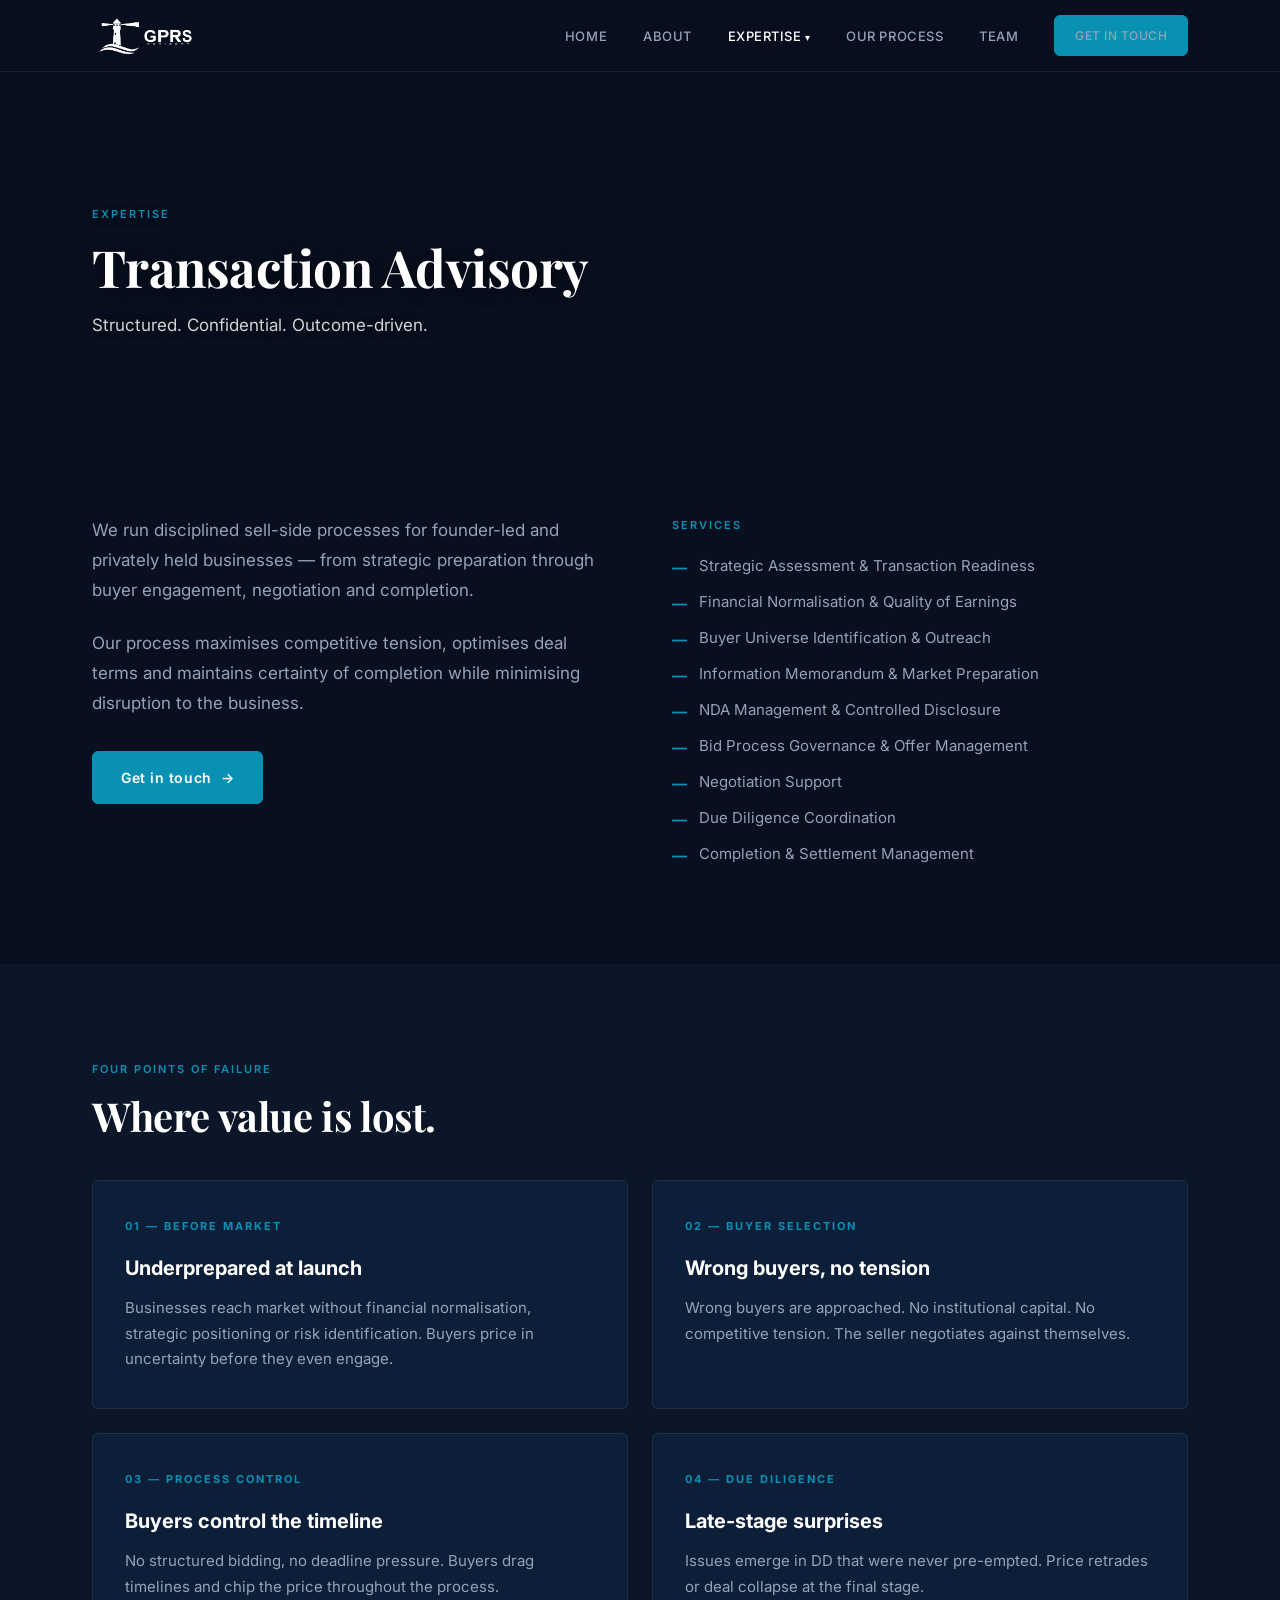
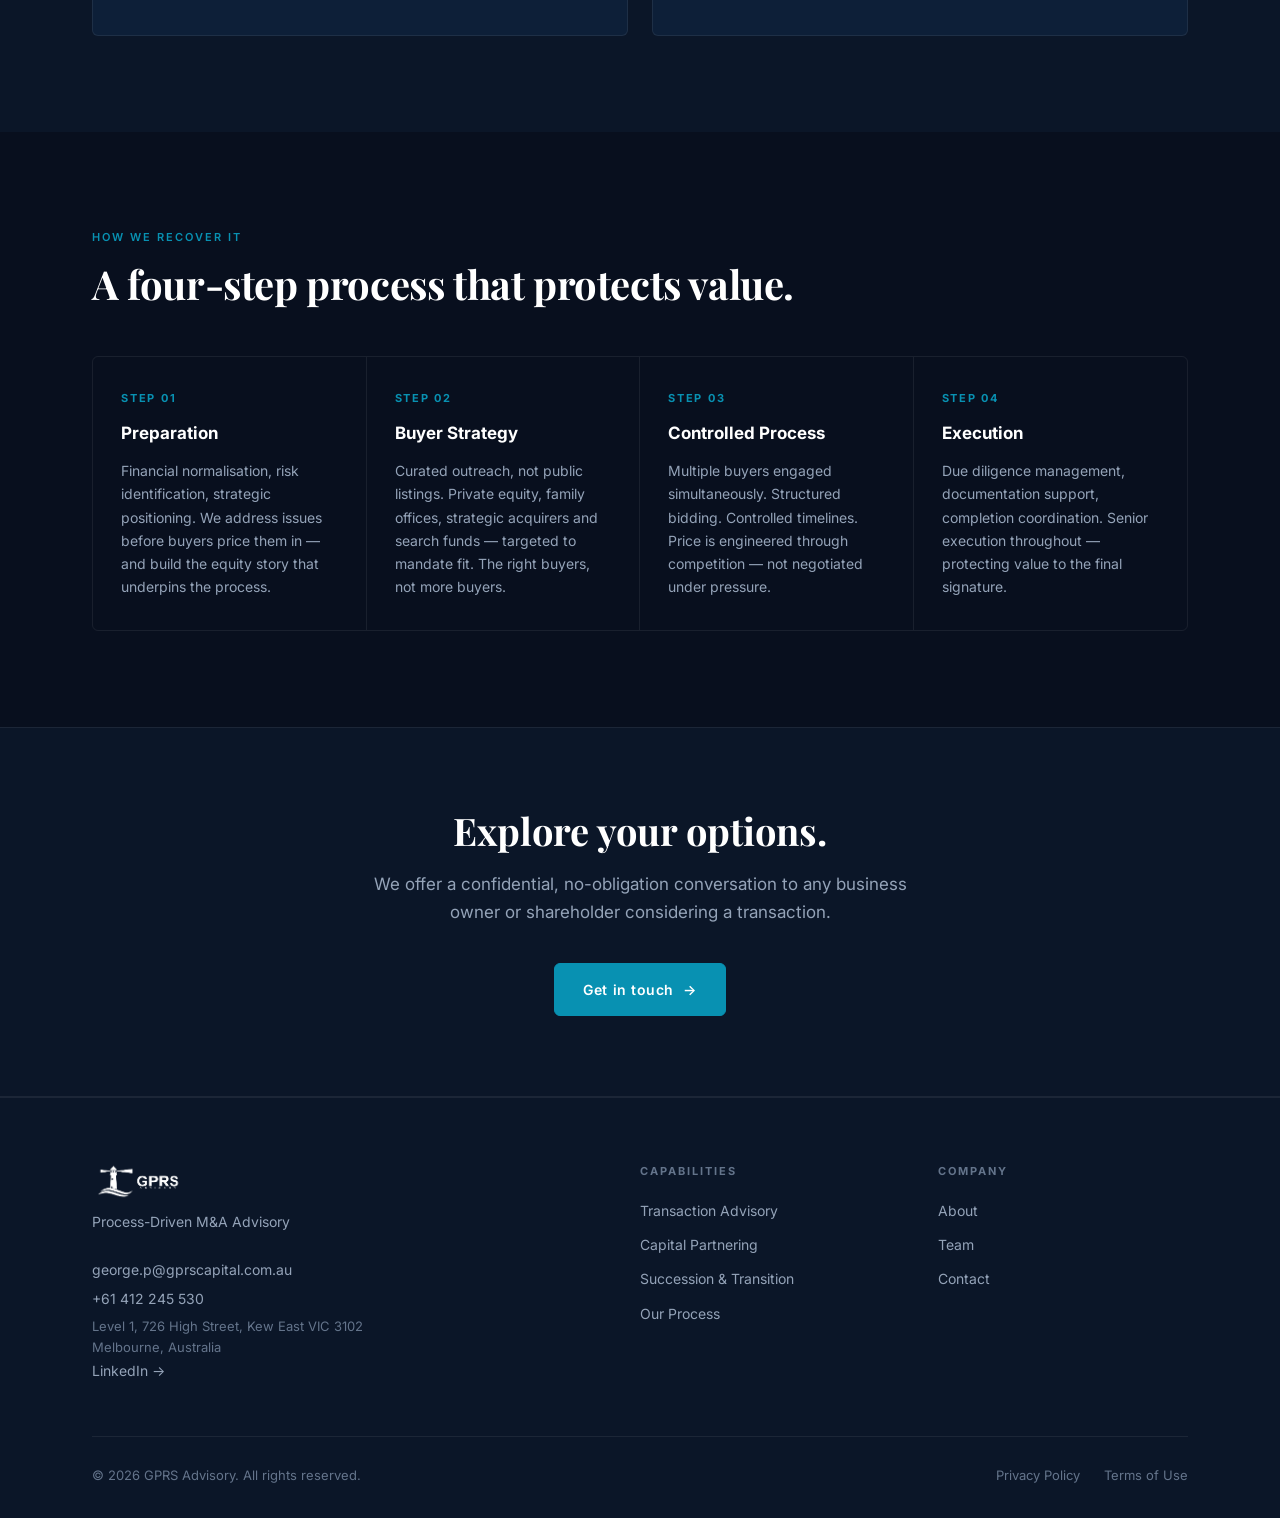
<file: transaction-advisory.html>
<!DOCTYPE html>
<html lang="en">
<head>
  <meta charset="UTF-8">
  <meta name="viewport" content="width=device-width, initial-scale=1.0">
  <title>Transaction Advisory — GPRS Advisory</title>
  <link rel="stylesheet" href="style.css">
  <link rel="preconnect" href="https://fonts.googleapis.com">
  <link rel="preconnect" href="https://fonts.gstatic.com" crossorigin>
  <link href="https://fonts.googleapis.com/css2?family=Playfair+Display:wght@700;900&family=Inter:wght@400;500;600;700&display=swap" rel="stylesheet">
</head>
<body>

<nav class="nav" id="nav">
  <div class="nav__inner">
    <a href="index.html" class="nav__logo-link"><img src="logo.png" alt="GPRS Advisory" style="height:44px;width:auto;display:block;"></a>
    <ul class="nav__links" id="navLinks">
      <li><a href="index.html">Home</a></li>
      <li><a href="about.html">About</a></li>
      <li class="nav__dropdown">
        <a href="expertise.html" class="active">Expertise</a>
        <ul class="nav__dropdown-menu">
          <li><a href="transaction-advisory.html">Transaction Advisory</a></li>
          <li><a href="capital-partnering.html">Capital Partnering</a></li>
          <li><a href="succession-planning.html">Succession &amp; Transition Planning</a></li>
        </ul>
      </li>
      <li><a href="our-process.html">Our Process</a></li>
      <li><a href="team.html">Team</a></li>
      <li><a href="contact.html" class="btn btn--primary" style="padding:10px 20px;font-size:12px;">Get in Touch</a></li>
    </ul>
    <div class="nav__toggle" onclick="document.getElementById('navLinks').classList.toggle('open')">
      <span></span><span></span><span></span>
    </div>
  </div>
</nav>


<main>
  <div class="page-header page-header--photo" style="background-image:url('https://images.unsplash.com/photo-1450101499163-c8848c66ca85?auto=format&fit=crop&w=1920&q=85')">
    <div class="container">
      <div class="page-header__label">Expertise</div>
      <h1 class="page-header__title">Transaction Advisory</h1>
      <p class="page-header__sub">Structured. Confidential. Outcome-driven.</p>
    </div>
  </div>

  <section class="section">
    <div class="container">
      <div class="two-col">
        <div>
          <p style="font-size:17px;line-height:1.75;color:var(--text-secondary);margin-bottom:24px;">We run disciplined sell-side processes for founder-led and privately held businesses — from strategic preparation through buyer engagement, negotiation and completion.</p>
          <p style="font-size:17px;line-height:1.75;color:var(--text-secondary);margin-bottom:24px;">Our process maximises competitive tension, optimises deal terms and maintains certainty of completion while minimising disruption to the business.</p>
          <a href="contact.html" class="btn btn--primary" style="margin-top:8px;">Get in touch &nbsp;→</a>
        </div>
        <div>
          <div class="section-label" style="margin-bottom:20px;">Services</div>
          <ul class="check-list">
            <li>Strategic Assessment &amp; Transaction Readiness</li>
            <li>Financial Normalisation &amp; Quality of Earnings</li>
            <li>Buyer Universe Identification &amp; Outreach</li>
            <li>Information Memorandum &amp; Market Preparation</li>
            <li>NDA Management &amp; Controlled Disclosure</li>
            <li>Bid Process Governance &amp; Offer Management</li>
            <li>Negotiation Support</li>
            <li>Due Diligence Coordination</li>
            <li>Completion &amp; Settlement Management</li>
          </ul>
        </div>
      </div>
    </div>
  </section>

  <section class="section section--alt">
    <div class="container">
      <div class="section-label">Four Points of Failure</div>
      <h2 class="section-title">Where value is lost.</h2>
      <div class="card-grid card-grid--2" style="margin-top:40px;">
        <div class="card">
          <div class="card__number">01 — Before Market</div>
          <h3 class="card__title">Underprepared at launch</h3>
          <p class="card__body">Businesses reach market without financial normalisation, strategic positioning or risk identification. Buyers price in uncertainty before they even engage.</p>
        </div>
        <div class="card">
          <div class="card__number">02 — Buyer Selection</div>
          <h3 class="card__title">Wrong buyers, no tension</h3>
          <p class="card__body">Wrong buyers are approached. No institutional capital. No competitive tension. The seller negotiates against themselves.</p>
        </div>
        <div class="card">
          <div class="card__number">03 — Process Control</div>
          <h3 class="card__title">Buyers control the timeline</h3>
          <p class="card__body">No structured bidding, no deadline pressure. Buyers drag timelines and chip the price throughout the process.</p>
        </div>
        <div class="card">
          <div class="card__number">04 — Due Diligence</div>
          <h3 class="card__title">Late-stage surprises</h3>
          <p class="card__body">Issues emerge in DD that were never pre-empted. Price retrades or deal collapse at the final stage.</p>
        </div>
      </div>
    </div>
  </section>

  <section class="section">
    <div class="container">
      <div class="section-label">How We Recover It</div>
      <h2 class="section-title">A four-step process that protects value.</h2>
      <div style="margin-top:48px;">
        <div style="display:grid;grid-template-columns:repeat(4,1fr);gap:0;border:1px solid var(--border);border-radius:6px;overflow:hidden;">
          <div style="padding:32px 28px;border-right:1px solid var(--border);">
            <div style="font-size:11px;font-weight:700;letter-spacing:.16em;color:var(--accent);margin-bottom:12px;">STEP 01</div>
            <div style="font-size:17px;font-weight:700;margin-bottom:12px;">Preparation</div>
            <p style="font-size:14px;color:var(--text-secondary);line-height:1.65;">Financial normalisation, risk identification, strategic positioning. We address issues before buyers price them in — and build the equity story that underpins the process.</p>
          </div>
          <div style="padding:32px 28px;border-right:1px solid var(--border);">
            <div style="font-size:11px;font-weight:700;letter-spacing:.16em;color:var(--accent);margin-bottom:12px;">STEP 02</div>
            <div style="font-size:17px;font-weight:700;margin-bottom:12px;">Buyer Strategy</div>
            <p style="font-size:14px;color:var(--text-secondary);line-height:1.65;">Curated outreach, not public listings. Private equity, family offices, strategic acquirers and search funds — targeted to mandate fit. The right buyers, not more buyers.</p>
          </div>
          <div style="padding:32px 28px;border-right:1px solid var(--border);">
            <div style="font-size:11px;font-weight:700;letter-spacing:.16em;color:var(--accent);margin-bottom:12px;">STEP 03</div>
            <div style="font-size:17px;font-weight:700;margin-bottom:12px;">Controlled Process</div>
            <p style="font-size:14px;color:var(--text-secondary);line-height:1.65;">Multiple buyers engaged simultaneously. Structured bidding. Controlled timelines. Price is engineered through competition — not negotiated under pressure.</p>
          </div>
          <div style="padding:32px 28px;">
            <div style="font-size:11px;font-weight:700;letter-spacing:.16em;color:var(--accent);margin-bottom:12px;">STEP 04</div>
            <div style="font-size:17px;font-weight:700;margin-bottom:12px;">Execution</div>
            <p style="font-size:14px;color:var(--text-secondary);line-height:1.65;">Due diligence management, documentation support, completion coordination. Senior execution throughout — protecting value to the final signature.</p>
          </div>
        </div>
      </div>
    </div>
  </section>

  <div class="cta-band">
    <div class="container">
      <h2 class="cta-band__title">Explore your options.</h2>
      <p class="cta-band__body">We offer a confidential, no-obligation conversation to any business owner or shareholder considering a transaction.</p>
      <a href="contact.html" class="btn btn--primary">Get in touch &nbsp;→</a>
    </div>
  </div>
</main>


<footer class="footer">
  <div class="container">
    <div class="footer__grid">
      <div>
        <div class="footer__logo"><img src="logo.png" alt="GPRS Advisory" style="height:38px;width:auto;display:block;margin-bottom:10px;"></div>
        <div class="footer__tagline">Process-Driven M&A Advisory</div>
        <div class="footer__contact">
          <a href="mailto:george.p@gprscapital.com.au">george.p@gprscapital.com.au</a>
          <a href="tel:+61412245530">+61 412 245 530</a>
          <span style="font-size:13px;color:var(--text-muted);display:block;margin-top:4px;">Level 1, 726 High Street, Kew East VIC 3102<br>Melbourne, Australia</span>
          <a href="https://linkedin.com/in/george-polydoros" target="_blank">LinkedIn →</a>
        </div>
      </div>
      <div>
        <div class="footer__heading">Capabilities</div>
        <ul class="footer__links">
          <li><a href="transaction-advisory.html">Transaction Advisory</a></li>
          <li><a href="capital-partnering.html">Capital Partnering</a></li>
          <li><a href="succession-planning.html">Succession &amp; Transition</a></li>
          <li><a href="our-process.html">Our Process</a></li>
        </ul>
      </div>
      <div>
        <div class="footer__heading">Company</div>
        <ul class="footer__links">
          <li><a href="about.html">About</a></li>
          <li><a href="team.html">Team</a></li>
          <li><a href="contact.html">Contact</a></li>
        </ul>
      </div>
    </div>
    <div class="footer__base">
      <div class="footer__copy">© 2026 GPRS Advisory. All rights reserved.</div>
      <div class="footer__legal">
        <a href="#">Privacy Policy</a>
        <a href="#">Terms of Use</a>
      </div>
    </div>
  </div>
</footer>

</body>
</html>
</file>
<file: style.css>
/* ============================================================
   GPRS ADVISORY — Shared Stylesheet
   Design language: GPRS Capital dark navy theme
   ============================================================ */

:root {
  --bg-primary:   #080f1e;
  --bg-secondary: #0b1628;
  --bg-card:      #0d1f38;
  --bg-card-hover:#0f2647;
  --accent:       #0891b2;
  --accent-light: #22d3ee;
  --accent-bg:    #064e63;
  --text-primary: #ffffff;
  --text-secondary:#94a3b8;
  --text-muted:   #64748b;
  --border:       rgba(255,255,255,0.07);
  --border-accent:rgba(8,145,178,0.35);
  --radius:       6px;
  --max-w:        1160px;
  --font:         'Inter', -apple-system, BlinkMacSystemFont, sans-serif;
  --font-display: 'Playfair Display', Georgia, serif;
}

*, *::before, *::after { box-sizing: border-box; margin: 0; padding: 0; }

html { scroll-behavior: smooth; }

body {
  font-family: var(--font);
  background: var(--bg-primary);
  color: var(--text-primary);
  line-height: 1.65;
  -webkit-font-smoothing: antialiased;
}

a { color: inherit; text-decoration: none; }
img { max-width: 100%; display: block; }
ul { list-style: none; }

/* ── Layout ─────────────────────────────────────────────── */
.container { max-width: var(--max-w); margin: 0 auto; padding: 0 32px; }
.section    { padding: 96px 0; }
.section--sm{ padding: 60px 0; }
.section--alt{ background: var(--bg-secondary); }

/* ── Navigation ─────────────────────────────────────────── */
.nav {
  position: fixed; top: 0; left: 0; right: 0; z-index: 100;
  background: rgba(8,15,30,0.92);
  backdrop-filter: blur(12px);
  border-bottom: 1px solid var(--border);
  height: 72px;
  display: flex; align-items: center;
}
.nav__inner {
  max-width: var(--max-w); margin: 0 auto; padding: 0 32px;
  display: flex; align-items: center; justify-content: space-between;
  width: 100%;
}
.nav__logo {
  font-size: 18px; font-weight: 700; letter-spacing: 0.08em;
  color: var(--text-primary); text-transform: uppercase;
}
.nav__logo span { color: var(--accent); }

/* Image logo */
.nav__logo-link { display: flex; align-items: center; }
.nav__logo-img  { height: 44px; width: auto; display: block; border-radius: 4px; }
.nav__links { display: flex; gap: 36px; align-items: center; }
.nav__links a {
  font-size: 13px; font-weight: 500; letter-spacing: 0.04em;
  color: var(--text-secondary); text-transform: uppercase;
  transition: color 0.2s;
}
.nav__links a:hover, .nav__links a.active { color: var(--text-primary); }

/* Dropdown */
.nav__dropdown { position: relative; }
.nav__dropdown > a::after { content: ' ▾'; font-size: 10px; }
.nav__dropdown-menu {
  display: none;
  position: absolute; top: 100%; left: 0;
  background: var(--bg-card);
  border: 1px solid var(--border);
  border-radius: var(--radius);
  min-width: 240px;
  padding: 16px 0 8px; /* top padding bridges the gap so hover doesn't break */
  box-shadow: 0 16px 40px rgba(0,0,0,0.5);
}
.nav__dropdown:hover .nav__dropdown-menu { display: block; }
.nav__dropdown-menu a {
  display: block; padding: 10px 20px;
  font-size: 13px; color: var(--text-secondary);
  transition: background 0.15s, color 0.15s;
}
.nav__dropdown-menu a:hover { background: rgba(255,255,255,0.04); color: var(--text-primary); }

/* Mobile menu toggle */
.nav__toggle { display: none; cursor: pointer; padding: 8px; }
.nav__toggle span {
  display: block; width: 22px; height: 2px;
  background: var(--text-primary); margin: 4px 0;
  transition: all 0.3s;
}

/* ── Hero ───────────────────────────────────────────────── */
.hero {
  padding-top: 180px; padding-bottom: 120px;
  background: var(--bg-primary);
  position: relative; overflow: hidden;
}
.hero::before {
  content: '';
  position: absolute; top: 0; left: 0; right: 0; bottom: 0;
  background: radial-gradient(ellipse 60% 50% at 70% 40%, rgba(8,145,178,0.08) 0%, transparent 70%);
  pointer-events: none;
  z-index: 0;
}
.hero .container {
  position: relative;
  z-index: 1;
}

/* Hero with background photo */
.hero--photo {
  background-size: cover;
  background-position: center top;
  background-repeat: no-repeat;
}
.hero--photo::before {
  background: none;
}
.hero__eyebrow {
  font-size: 13px; font-weight: 700; letter-spacing: 0.18em;
  text-transform: uppercase; color: #ffffff;
  margin-bottom: 24px;
  text-shadow: none;
}
.hero__headline {
  font-family: var(--font-display);
  font-size: clamp(40px, 5.5vw, 72px);
  font-weight: 900; line-height: 1.08;
  letter-spacing: -0.01em;
  max-width: 820px;
  margin-bottom: 28px;
  color: #ffffff;
  text-shadow: none;
}
.hero__sub {
  font-size: 18px; line-height: 1.75; font-weight: 700;
  color: #ffffff;
  max-width: 600px;
  margin-bottom: 44px;
  text-shadow: none;
}
.hero--inner {
  padding-top: 148px; padding-bottom: 72px;
}
.hero--inner .hero__headline { font-size: clamp(28px, 4vw, 46px); }

/* Page-header strip (inner pages) */
.page-header {
  padding-top: 160px; padding-bottom: 80px;
  border-bottom: 1px solid var(--border);
  position: relative;
  overflow: hidden;
  background: var(--bg-primary);
}

/* Photo version — add class page-header--photo */
.page-header--photo {
  background-size: cover;
  background-position: center;
  background-repeat: no-repeat;
  min-height: 420px;
  display: flex;
  align-items: flex-end;
  border-bottom: none;
}
.page-header--photo::before {
  content: '';
  position: absolute; inset: 0;
  background:
    linear-gradient(to top,  rgba(8,15,30,0.85) 0%, rgba(8,15,30,0.40) 50%, rgba(8,15,30,0.15) 100%),
    linear-gradient(100deg,  rgba(8,15,30,0.50) 0%, rgba(8,15,30,0.15) 100%);
  pointer-events: none;
}
.page-header--photo .container { position: relative; z-index: 1; width: 100%; }

.page-header__label {
  font-size: 11px; font-weight: 600; letter-spacing: 0.18em;
  text-transform: uppercase; color: var(--accent);
  margin-bottom: 16px;
  text-shadow: 0 1px 8px rgba(0,0,0,0.6);
}
.page-header__title {
  font-family: var(--font-display);
  font-size: clamp(28px, 4vw, 54px);
  font-weight: 700; letter-spacing: -0.01em;
  margin-bottom: 16px;
  line-height: 1.1;
  text-shadow: 0 2px 16px rgba(0,0,0,0.6);
}
.page-header__sub {
  font-size: 17px; color: rgba(255,255,255,0.82);
  max-width: 640px; line-height: 1.7;
  text-shadow: 0 1px 10px rgba(0,0,0,0.5);
}

/* ── Tagline band ───────────────────────────────────────── */
.tagline-band {
  background: var(--accent);
  padding: 22px 32px;
  text-align: center;
}
.tagline-band p {
  font-size: 14px; font-weight: 600;
  letter-spacing: 0.12em; text-transform: uppercase;
  color: #fff;
}

/* ── Buttons ─────────────────────────────────────────────── */
.btn {
  display: inline-flex; align-items: center; gap: 8px;
  padding: 14px 28px;
  font-size: 14px; font-weight: 600; letter-spacing: 0.04em;
  border-radius: var(--radius);
  transition: all 0.2s;
  cursor: pointer;
}
.btn--primary {
  background: var(--accent); color: #fff;
  border: 1.5px solid var(--accent);
}
.btn--primary:hover { background: #0e7490; border-color: #0e7490; }
.btn--outline {
  background: transparent; color: var(--text-primary);
  border: 1.5px solid rgba(255,255,255,0.25);
}
.btn--outline:hover { border-color: var(--accent); color: var(--accent); }
.btn--link {
  background: none; border: none; padding: 0;
  color: var(--accent); font-size: 14px; font-weight: 600;
  letter-spacing: 0.04em;
}
.btn--link::after { content: ' →'; }
.btn--link:hover { color: var(--accent-light); }

/* ── Cards ───────────────────────────────────────────────── */
.card-grid { display: grid; gap: 24px; }
.card-grid--2 { grid-template-columns: repeat(2, 1fr); }
.card-grid--3 { grid-template-columns: repeat(3, 1fr); }
.card-grid--4 { grid-template-columns: repeat(4, 1fr); }

.card {
  background: var(--bg-card);
  border: 1px solid var(--border);
  border-radius: var(--radius);
  padding: 36px 32px;
  transition: border-color 0.2s, transform 0.2s;
}
.card:hover { border-color: var(--border-accent); transform: translateY(-2px); }
.card__number {
  font-size: 11px; font-weight: 700; letter-spacing: 0.18em;
  color: var(--accent); text-transform: uppercase;
  margin-bottom: 20px;
}
.card__title {
  font-size: 20px; font-weight: 700;
  margin-bottom: 14px; line-height: 1.3;
}
.card__body {
  font-size: 15px; color: var(--text-secondary);
  line-height: 1.7;
}
.card__footer { margin-top: 28px; }

/* ── Section headings ───────────────────────────────────── */
.section-label {
  font-size: 11px; font-weight: 600; letter-spacing: 0.18em;
  text-transform: uppercase; color: var(--accent);
  margin-bottom: 14px;
}
.section-title {
  font-family: var(--font-display);
  font-size: clamp(26px, 3.5vw, 40px);
  font-weight: 700; letter-spacing: -0.01em;
  margin-bottom: 20px;
  line-height: 1.2;
}
.section-sub {
  font-size: 17px; color: var(--text-secondary);
  max-width: 640px; line-height: 1.7;
  margin-bottom: 56px;
}
.section-title + .section-sub { margin-top: 16px; }

/* Centered variants */
.text-center { text-align: center; }
.text-center .section-sub { margin-left: auto; margin-right: auto; }

/* ── Statement block ─────────────────────────────────────── */
.statement {
  text-align: center;
  padding: 96px 0;
}
.statement__quote {
  font-family: var(--font-display);
  font-size: clamp(26px, 3vw, 42px);
  font-weight: 700; letter-spacing: -0.01em;
  max-width: 780px; margin: 0 auto 24px;
  line-height: 1.2;
}
.statement__body {
  font-size: 17px; color: var(--text-secondary);
  max-width: 600px; margin: 0 auto;
  line-height: 1.7;
}

/* ── CTA band ─────────────────────────────────────────────── */
.cta-band {
  background: var(--bg-secondary);
  border-top: 1px solid var(--border);
  border-bottom: 1px solid var(--border);
  padding: 80px 0;
  text-align: center;
}
.cta-band__title {
  font-family: var(--font-display);
  font-size: clamp(22px, 3vw, 38px);
  font-weight: 700; margin-bottom: 16px;
  line-height: 1.2;
}
.cta-band__body {
  font-size: 17px; color: var(--text-secondary);
  max-width: 580px; margin: 0 auto 36px;
  line-height: 1.7;
}

/* ── Lists ───────────────────────────────────────────────── */
.check-list { display: flex; flex-direction: column; gap: 10px; }
.check-list li {
  display: flex; gap: 12px; align-items: flex-start;
  font-size: 15px; color: var(--text-secondary); line-height: 1.6;
}
.check-list li::before {
  content: '—'; color: var(--accent);
  font-weight: 700; flex-shrink: 0; margin-top: 2px;
}

/* ── Pillars / horizontal strip ─────────────────────────── */
.pillars { display: grid; grid-template-columns: repeat(4,1fr); gap: 0; }
.pillar {
  padding: 40px 32px;
  border-right: 1px solid var(--border);
}
.pillar:last-child { border-right: none; }
.pillar__number {
  font-size: 11px; font-weight: 700; letter-spacing: 0.18em;
  color: var(--accent); margin-bottom: 16px;
}
.pillar__title {
  font-size: 18px; font-weight: 700; margin-bottom: 12px;
}
.pillar__body { font-size: 14px; color: var(--text-secondary); line-height: 1.65; }

/* ── Process steps ───────────────────────────────────────── */
.process-step {
  display: grid; grid-template-columns: 280px 1fr; gap: 48px;
  padding: 56px 0;
  border-bottom: 1px solid var(--border);
}
.process-step:last-child { border-bottom: none; }
.process-step__meta {}
.process-step__phase {
  font-size: 11px; font-weight: 700; letter-spacing: 0.18em;
  color: var(--accent); text-transform: uppercase; margin-bottom: 10px;
}
.process-step__title { font-size: 22px; font-weight: 700; margin-bottom: 8px; }
.process-step__duration { font-size: 13px; color: var(--text-muted); }
.process-step__body { font-size: 15px; color: var(--text-secondary); line-height: 1.7; }
.process-step__activities { margin-top: 24px; }
.process-step__activities h4 {
  font-size: 11px; font-weight: 700; letter-spacing: 0.16em;
  color: var(--text-muted); text-transform: uppercase; margin-bottom: 14px;
}

/* ── Two-column text layout ──────────────────────────────── */
.two-col { display: grid; grid-template-columns: 1fr 1fr; gap: 64px; align-items: start; }
.two-col--narrow { grid-template-columns: 5fr 4fr; }

/* ── Values grid ─────────────────────────────────────────── */
.values-list { display: flex; flex-direction: column; gap: 20px; }
.value-item {
  padding: 24px 28px;
  border-left: 3px solid var(--accent);
  background: var(--bg-card);
  border-radius: 0 var(--radius) var(--radius) 0;
}
.value-item__title { font-size: 15px; font-weight: 700; margin-bottom: 6px; }
.value-item__body { font-size: 14px; color: var(--text-secondary); line-height: 1.6; }

/* ── Contact form ────────────────────────────────────────── */
.contact-form { display: flex; flex-direction: column; gap: 20px; }
.form-row { display: grid; grid-template-columns: 1fr 1fr; gap: 20px; }
.form-group { display: flex; flex-direction: column; gap: 8px; }
.form-group label { font-size: 12px; font-weight: 600; letter-spacing: 0.08em; text-transform: uppercase; color: var(--text-muted); }
.form-group input, .form-group textarea, .form-group select {
  background: var(--bg-card);
  border: 1px solid var(--border);
  border-radius: var(--radius);
  padding: 14px 16px;
  color: var(--text-primary);
  font-size: 15px;
  font-family: var(--font);
  transition: border-color 0.2s;
  outline: none;
}
.form-group input:focus, .form-group textarea:focus, .form-group select:focus {
  border-color: var(--accent);
}
.form-group textarea { min-height: 140px; resize: vertical; }
.form-group select option { background: var(--bg-card); }

/* ── Footer ──────────────────────────────────────────────── */
.footer {
  background: var(--bg-secondary);
  border-top: 1px solid var(--border);
  padding: 64px 0 32px;
}
.footer__grid {
  display: grid; grid-template-columns: 2fr 1fr 1fr;
  gap: 48px; margin-bottom: 48px;
}
.footer__logo {
  font-size: 18px; font-weight: 700; letter-spacing: 0.08em;
  text-transform: uppercase; margin-bottom: 10px;
}
.footer__logo span { color: var(--accent); }
.footer__logo-img { height: 40px; width: auto; border-radius: 4px; margin-bottom: 10px; }
.footer__tagline { font-size: 14px; color: var(--text-secondary); margin-bottom: 24px; }
.footer__contact a {
  display: block; font-size: 14px; color: var(--text-secondary);
  margin-bottom: 6px; transition: color 0.2s;
}
.footer__contact a:hover { color: var(--accent); }
.footer__heading {
  font-size: 11px; font-weight: 700; letter-spacing: 0.18em;
  text-transform: uppercase; color: var(--text-muted);
  margin-bottom: 16px;
}
.footer__links { display: flex; flex-direction: column; gap: 8px; }
.footer__links a {
  font-size: 14px; color: var(--text-secondary);
  transition: color 0.2s;
}
.footer__links a:hover { color: var(--text-primary); }
.footer__base {
  border-top: 1px solid var(--border);
  padding-top: 28px;
  display: flex; justify-content: space-between; align-items: center;
}
.footer__copy { font-size: 13px; color: var(--text-muted); }
.footer__legal { display: flex; gap: 24px; }
.footer__legal a { font-size: 13px; color: var(--text-muted); transition: color 0.2s; }
.footer__legal a:hover { color: var(--text-secondary); }

/* ── Divider ─────────────────────────────────────────────── */
.divider { border: none; border-top: 1px solid var(--border); margin: 0; }

/* ── Responsive ──────────────────────────────────────────── */
@media (max-width: 1024px) {
  .card-grid--4 { grid-template-columns: repeat(2, 1fr); }
  .pillars { grid-template-columns: repeat(2, 1fr); }
  .pillar { border-right: none; border-bottom: 1px solid var(--border); }
  .pillar:nth-child(2n) { }
  .footer__grid { grid-template-columns: 1fr 1fr; }
}
@media (max-width: 768px) {
  .container { padding: 0 20px; }
  .section { padding: 64px 0; }
  .card-grid--2, .card-grid--3 { grid-template-columns: 1fr; }
  .card-grid--4 { grid-template-columns: 1fr; }
  .pillars { grid-template-columns: 1fr; }
  .two-col, .two-col--narrow { grid-template-columns: 1fr; gap: 40px; }
  .process-step { grid-template-columns: 1fr; gap: 24px; }
  .footer__grid { grid-template-columns: 1fr; }
  .footer__base { flex-direction: column; gap: 16px; text-align: center; }
  .form-row { grid-template-columns: 1fr; }

  /* Mobile nav */
  .nav__links { display: none; }
  .nav__toggle { display: block; }
  .nav__links.open {
    display: flex; flex-direction: column; gap: 0;
    position: fixed; top: 72px; left: 0; right: 0;
    background: var(--bg-secondary);
    border-bottom: 1px solid var(--border);
    padding: 16px 0;
  }
  .nav__links.open a { padding: 12px 24px; font-size: 14px; }
  .nav__dropdown-menu {
    position: static; display: block; border: none;
    background: none; box-shadow: none; padding: 0;
  }
  .nav__dropdown-menu a { padding-left: 40px; }
}
</file>
